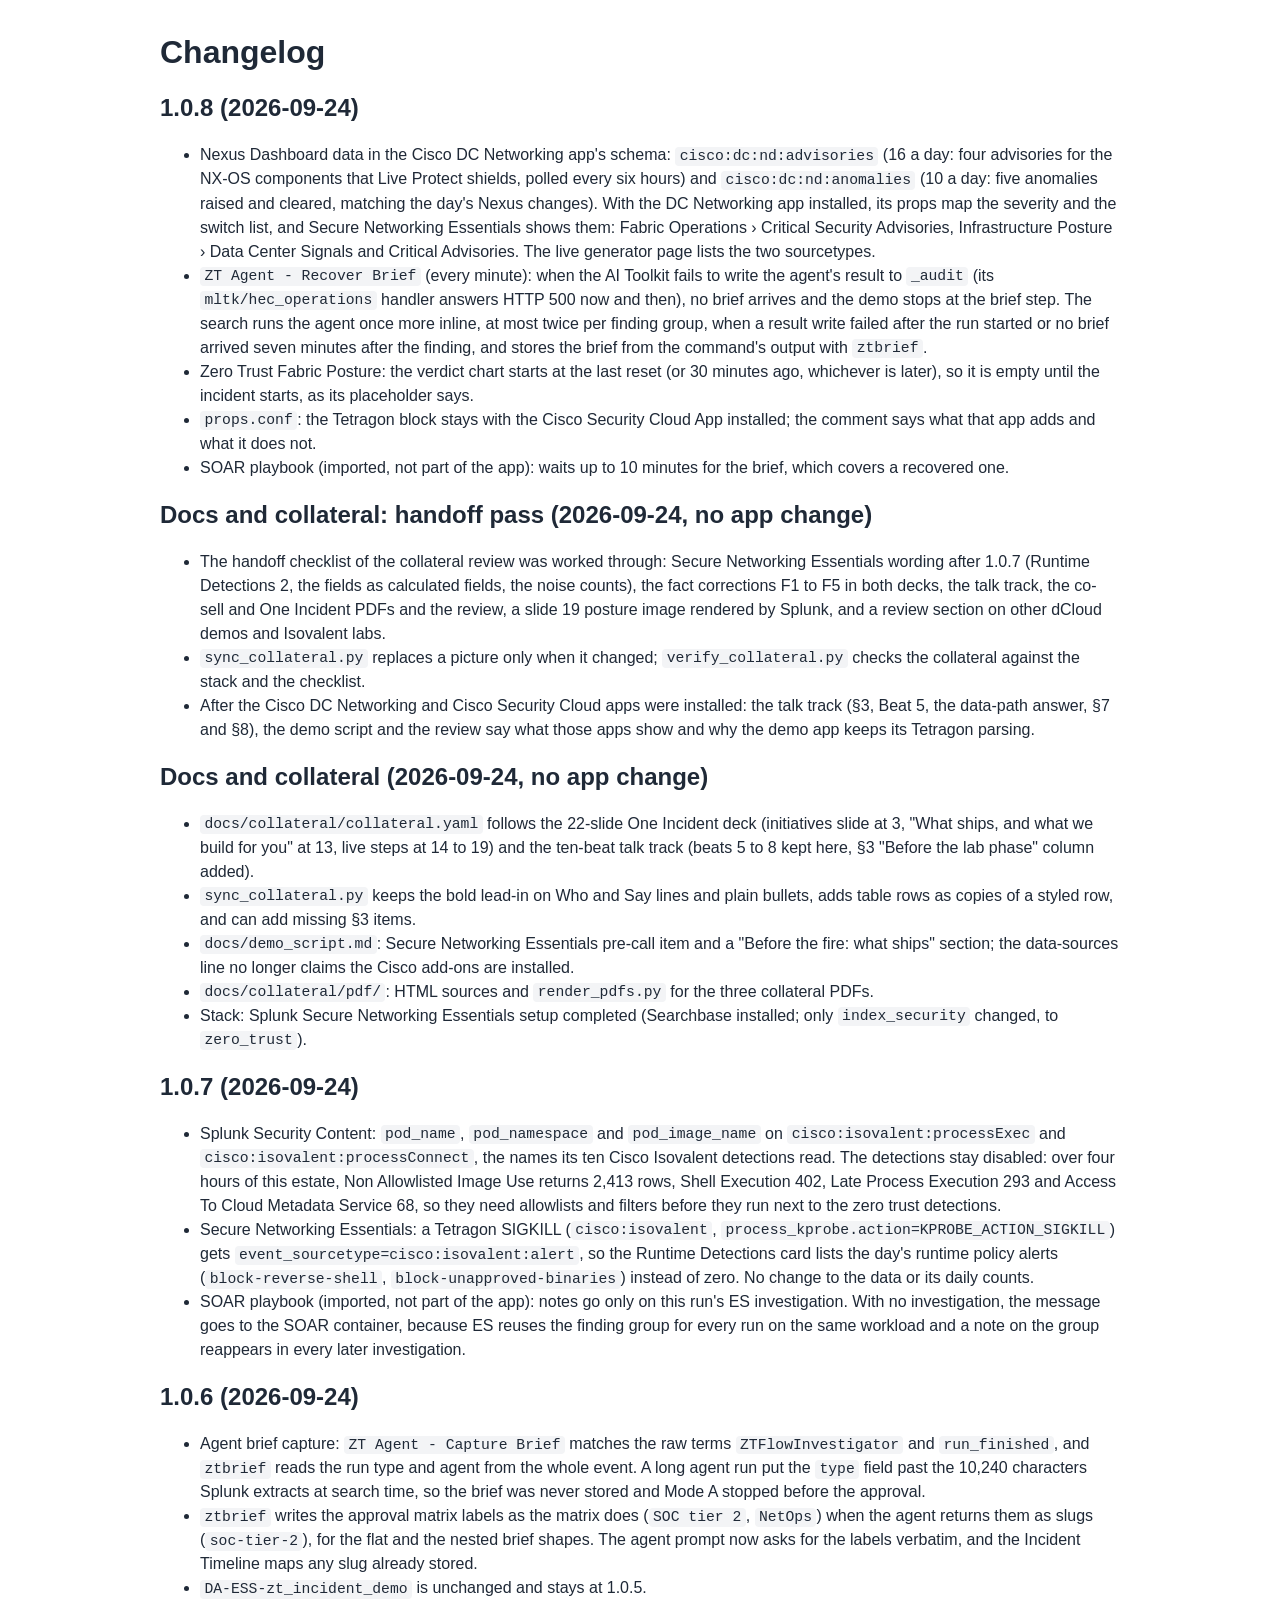
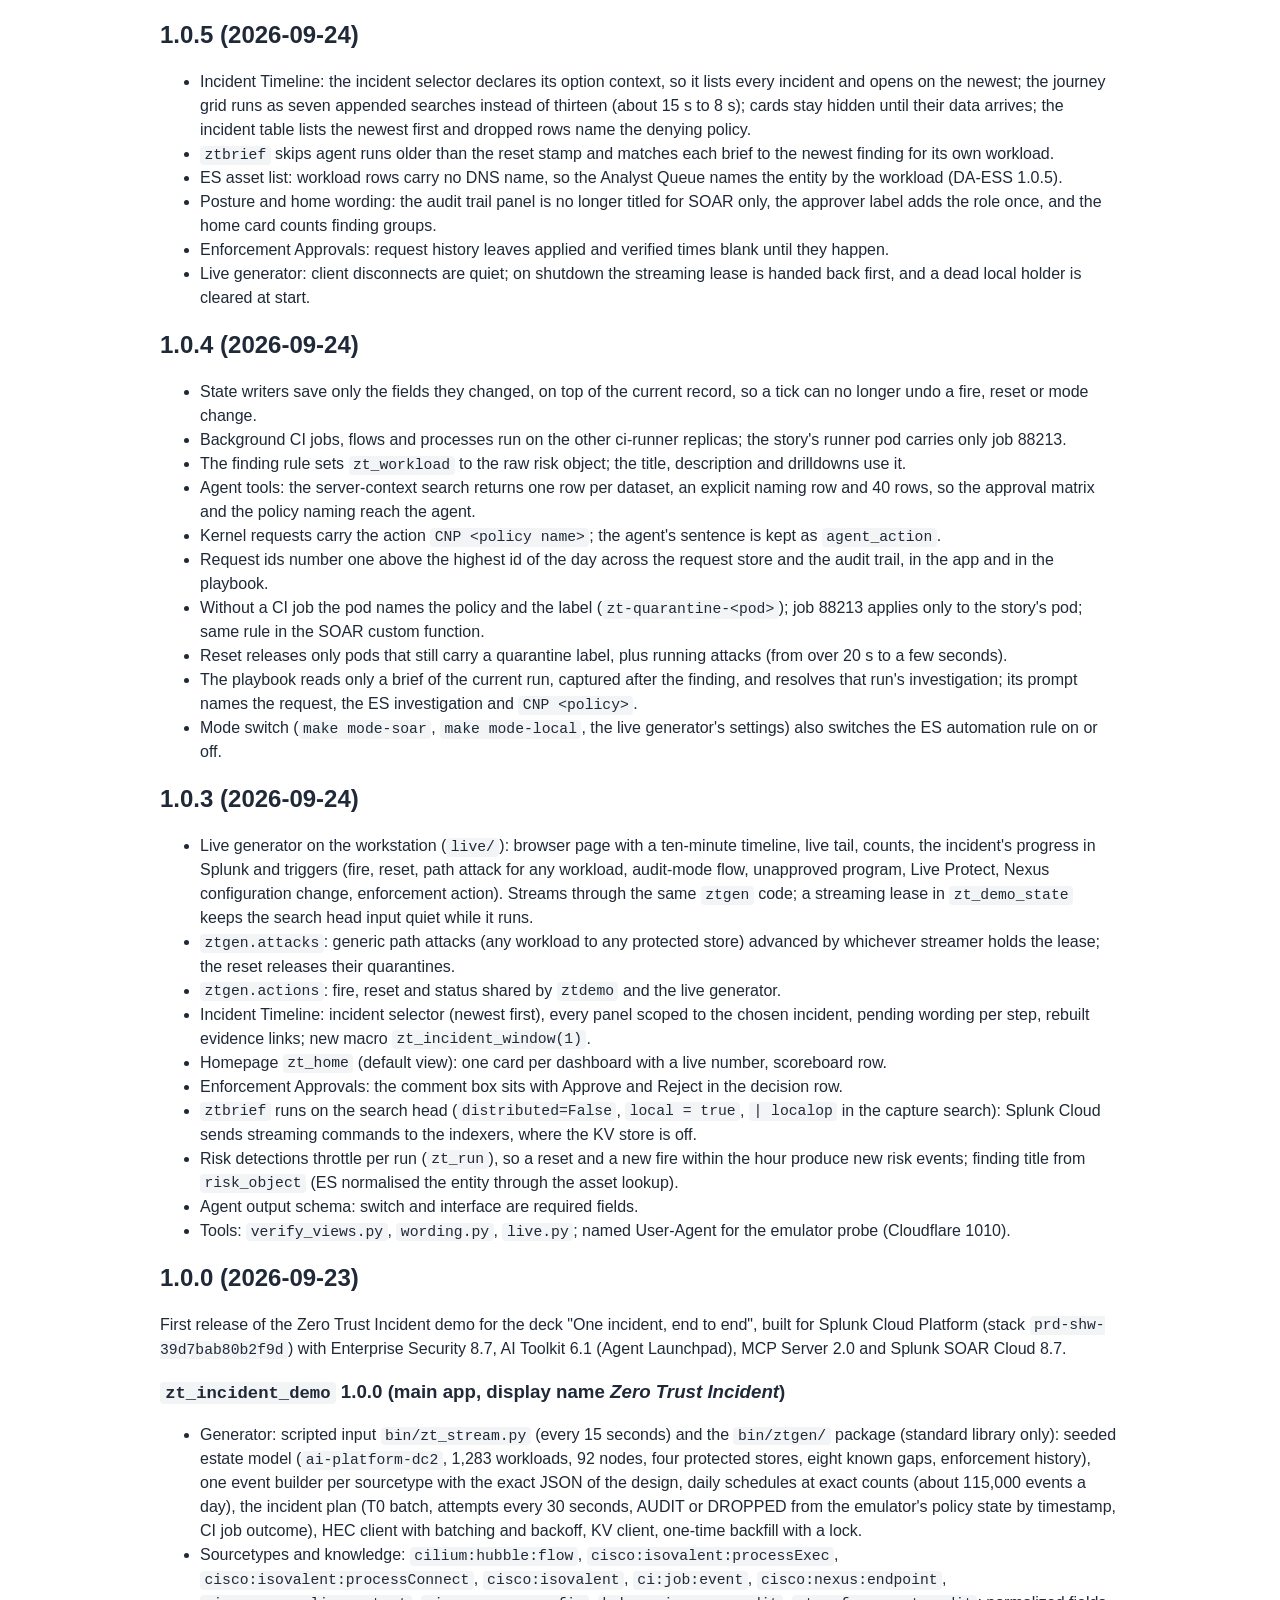
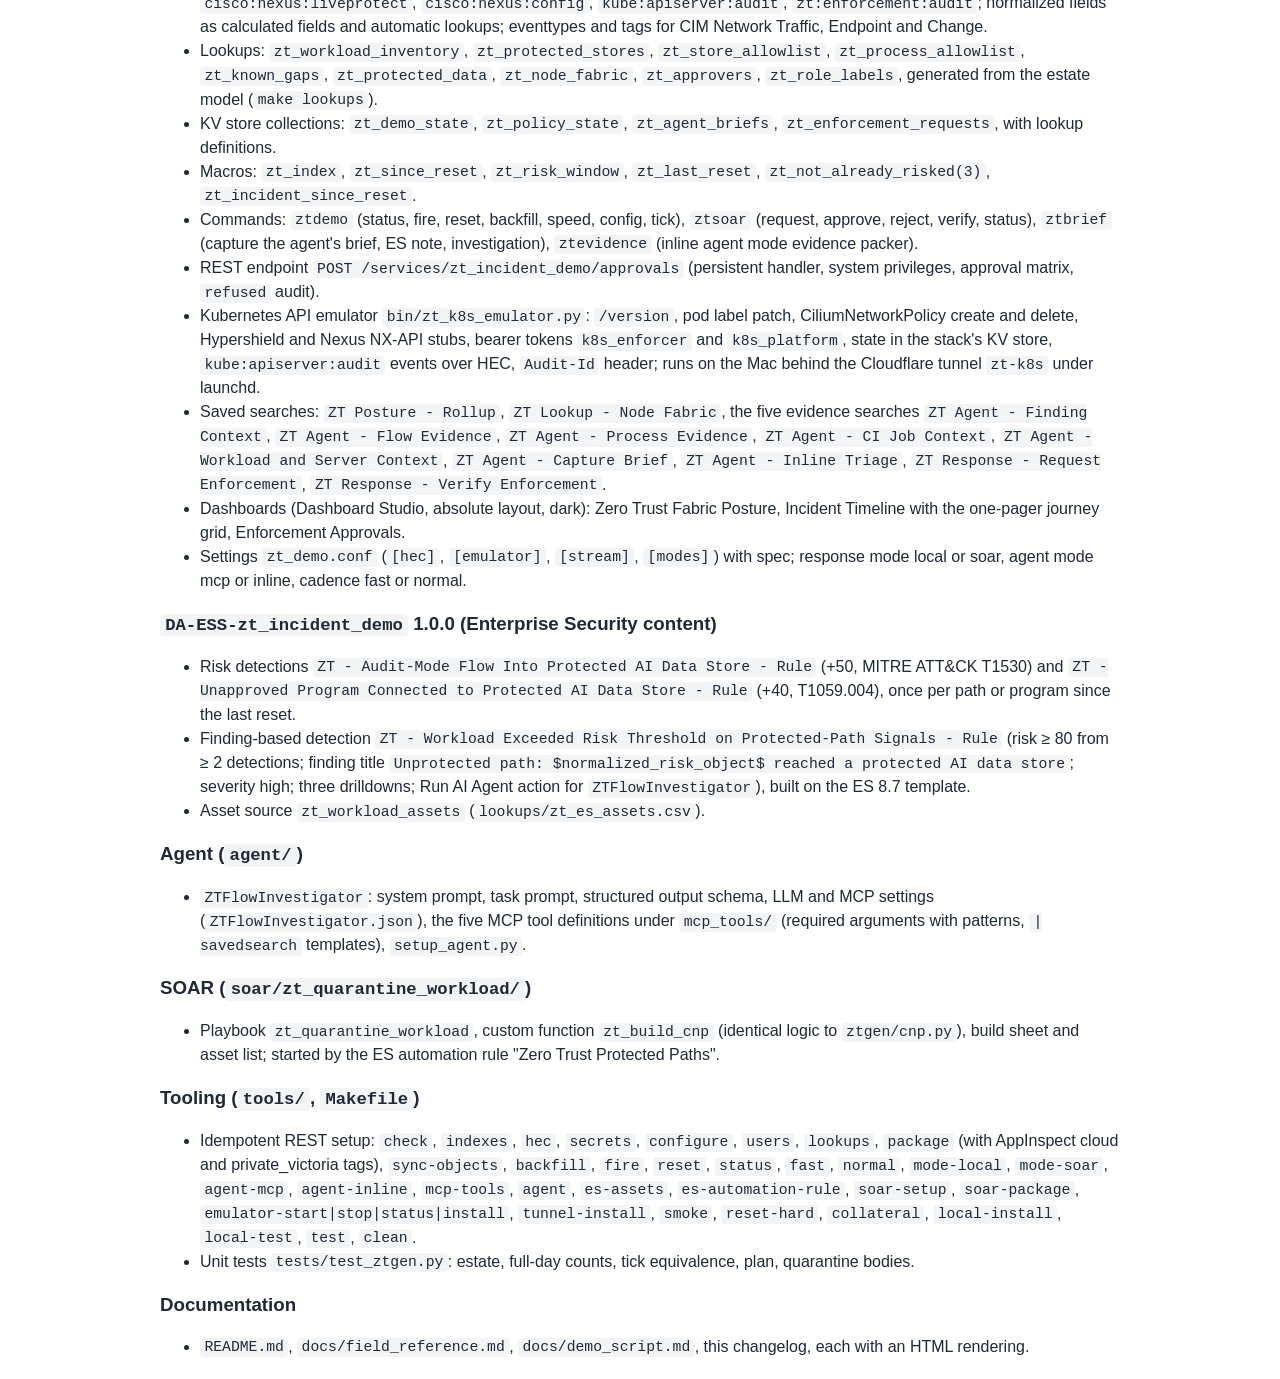
<file: CHANGELOG.html>
<!DOCTYPE html>
<html lang="en"><head><meta charset="utf-8"><meta name="viewport" content="width=device-width,initial-scale=1"><title>CHANGELOG</title><style>body{font-family:-apple-system,BlinkMacSystemFont,'Segoe UI',Roboto,Helvetica,Arial,sans-serif;max-width:960px;margin:2rem auto;padding:0 1rem;line-height:1.5;color:#1f2937;background:#fff}
code,pre{font-family:ui-monospace,SFMono-Regular,Menlo,monospace;font-size:.92em}pre{background:#f3f4f6;padding:.75rem;overflow-x:auto;border-radius:6px}code{background:#f3f4f6;padding:.1em .3em;border-radius:4px}pre code{background:none;padding:0}
table{border-collapse:collapse;margin:1rem 0;width:100%}th,td{border:1px solid #d1d5db;padding:.4rem .6rem;text-align:left;vertical-align:top}th{background:#f9fafb}h1,h2,h3{line-height:1.25}a{color:#0b5cad}
@media (prefers-color-scheme: dark){body{background:#0f172a;color:#e5e7eb}pre,code{background:#1e293b}th{background:#1e293b}th,td{border-color:#334155}a{color:#7dd3fc}}</style></head><body><h1 id="changelog">Changelog</h1>
<h2 id="108-2026-09-24">1.0.8 (2026-09-24)</h2>
<ul>
<li>Nexus Dashboard data in the Cisco DC Networking app's schema: <code>cisco:dc:nd:advisories</code> (16 a day: four advisories for the NX-OS components that Live Protect shields, polled every six hours) and <code>cisco:dc:nd:anomalies</code> (10 a day: five anomalies raised and cleared, matching the day's Nexus changes). With the DC Networking app installed, its props map the severity and the switch list, and Secure Networking Essentials shows them: Fabric Operations › Critical Security Advisories, Infrastructure Posture › Data Center Signals and Critical Advisories. The live generator page lists the two sourcetypes.</li>
<li><code>ZT Agent - Recover Brief</code> (every minute): when the AI Toolkit fails to write the agent's result to <code>_audit</code> (its <code>mltk/hec_operations</code> handler answers HTTP 500 now and then), no brief arrives and the demo stops at the brief step. The search runs the agent once more inline, at most twice per finding group, when a result write failed after the run started or no brief arrived seven minutes after the finding, and stores the brief from the command's output with <code>ztbrief</code>.</li>
<li>Zero Trust Fabric Posture: the verdict chart starts at the last reset (or 30 minutes ago, whichever is later), so it is empty until the incident starts, as its placeholder says.</li>
<li><code>props.conf</code>: the Tetragon block stays with the Cisco Security Cloud App installed; the comment says what that app adds and what it does not.</li>
<li>SOAR playbook (imported, not part of the app): waits up to 10 minutes for the brief, which covers a recovered one.</li>
</ul>
<h2 id="docs-and-collateral-handoff-pass-2026-09-24-no-app-change">Docs and collateral: handoff pass (2026-09-24, no app change)</h2>
<ul>
<li>The handoff checklist of the collateral review was worked through: Secure Networking Essentials wording after 1.0.7 (Runtime Detections 2, the fields as calculated fields, the noise counts), the fact corrections F1 to F5 in both decks, the talk track, the co-sell and One Incident PDFs and the review, a slide 19 posture image rendered by Splunk, and a review section on other dCloud demos and Isovalent labs.</li>
<li><code>sync_collateral.py</code> replaces a picture only when it changed; <code>verify_collateral.py</code> checks the collateral against the stack and the checklist.</li>
<li>After the Cisco DC Networking and Cisco Security Cloud apps were installed: the talk track (§3, Beat 5, the data-path answer, §7 and §8), the demo script and the review say what those apps show and why the demo app keeps its Tetragon parsing.</li>
</ul>
<h2 id="docs-and-collateral-2026-09-24-no-app-change">Docs and collateral (2026-09-24, no app change)</h2>
<ul>
<li><code>docs/collateral/collateral.yaml</code> follows the 22-slide One Incident deck (initiatives slide at 3, "What ships, and what we build for you" at 13, live steps at 14 to 19) and the ten-beat talk track (beats 5 to 8 kept here, §3 "Before the lab phase" column added).</li>
<li><code>sync_collateral.py</code> keeps the bold lead-in on Who and Say lines and plain bullets, adds table rows as copies of a styled row, and can add missing §3 items.</li>
<li><code>docs/demo_script.md</code>: Secure Networking Essentials pre-call item and a "Before the fire: what ships" section; the data-sources line no longer claims the Cisco add-ons are installed.</li>
<li><code>docs/collateral/pdf/</code>: HTML sources and <code>render_pdfs.py</code> for the three collateral PDFs.</li>
<li>Stack: Splunk Secure Networking Essentials setup completed (Searchbase installed; only <code>index_security</code> changed, to <code>zero_trust</code>).</li>
</ul>
<h2 id="107-2026-09-24">1.0.7 (2026-09-24)</h2>
<ul>
<li>Splunk Security Content: <code>pod_name</code>, <code>pod_namespace</code> and <code>pod_image_name</code> on <code>cisco:isovalent:processExec</code> and <code>cisco:isovalent:processConnect</code>, the names its ten Cisco Isovalent detections read. The detections stay disabled: over four hours of this estate, Non Allowlisted Image Use returns 2,413 rows, Shell Execution 402, Late Process Execution 293 and Access To Cloud Metadata Service 68, so they need allowlists and filters before they run next to the zero trust detections.</li>
<li>Secure Networking Essentials: a Tetragon SIGKILL (<code>cisco:isovalent</code>, <code>process_kprobe.action=KPROBE_ACTION_SIGKILL</code>) gets <code>event_sourcetype=cisco:isovalent:alert</code>, so the Runtime Detections card lists the day's runtime policy alerts (<code>block-reverse-shell</code>, <code>block-unapproved-binaries</code>) instead of zero. No change to the data or its daily counts.</li>
<li>SOAR playbook (imported, not part of the app): notes go only on this run's ES investigation. With no investigation, the message goes to the SOAR container, because ES reuses the finding group for every run on the same workload and a note on the group reappears in every later investigation.</li>
</ul>
<h2 id="106-2026-09-24">1.0.6 (2026-09-24)</h2>
<ul>
<li>Agent brief capture: <code>ZT Agent - Capture Brief</code> matches the raw terms <code>ZTFlowInvestigator</code> and <code>run_finished</code>, and <code>ztbrief</code> reads the run type and agent from the whole event. A long agent run put the <code>type</code> field past the 10,240 characters Splunk extracts at search time, so the brief was never stored and Mode A stopped before the approval.</li>
<li><code>ztbrief</code> writes the approval matrix labels as the matrix does (<code>SOC tier 2</code>, <code>NetOps</code>) when the agent returns them as slugs (<code>soc-tier-2</code>), for the flat and the nested brief shapes. The agent prompt now asks for the labels verbatim, and the Incident Timeline maps any slug already stored.</li>
<li><code>DA-ESS-zt_incident_demo</code> is unchanged and stays at 1.0.5.</li>
</ul>
<h2 id="105-2026-09-24">1.0.5 (2026-09-24)</h2>
<ul>
<li>Incident Timeline: the incident selector declares its option context, so it lists every incident and opens on the newest; the journey grid runs as seven appended searches instead of thirteen (about 15 s to 8 s); cards stay hidden until their data arrives; the incident table lists the newest first and dropped rows name the denying policy.</li>
<li><code>ztbrief</code> skips agent runs older than the reset stamp and matches each brief to the newest finding for its own workload.</li>
<li>ES asset list: workload rows carry no DNS name, so the Analyst Queue names the entity by the workload (DA-ESS 1.0.5).</li>
<li>Posture and home wording: the audit trail panel is no longer titled for SOAR only, the approver label adds the role once, and the home card counts finding groups.</li>
<li>Enforcement Approvals: request history leaves applied and verified times blank until they happen.</li>
<li>Live generator: client disconnects are quiet; on shutdown the streaming lease is handed back first, and a dead local holder is cleared at start.</li>
</ul>
<h2 id="104-2026-09-24">1.0.4 (2026-09-24)</h2>
<ul>
<li>State writers save only the fields they changed, on top of the current record, so a tick can no longer undo a fire, reset or mode change.</li>
<li>Background CI jobs, flows and processes run on the other ci-runner replicas; the story's runner pod carries only job 88213.</li>
<li>The finding rule sets <code>zt_workload</code> to the raw risk object; the title, description and drilldowns use it.</li>
<li>Agent tools: the server-context search returns one row per dataset, an explicit naming row and 40 rows, so the approval matrix and the policy naming reach the agent.</li>
<li>Kernel requests carry the action <code>CNP &lt;policy name&gt;</code>; the agent's sentence is kept as <code>agent_action</code>.</li>
<li>Request ids number one above the highest id of the day across the request store and the audit trail, in the app and in the playbook.</li>
<li>Without a CI job the pod names the policy and the label (<code>zt-quarantine-&lt;pod&gt;</code>); job 88213 applies only to the story's pod; same rule in the SOAR custom function.</li>
<li>Reset releases only pods that still carry a quarantine label, plus running attacks (from over 20 s to a few seconds).</li>
<li>The playbook reads only a brief of the current run, captured after the finding, and resolves that run's investigation; its prompt names the request, the ES investigation and <code>CNP &lt;policy&gt;</code>.</li>
<li>Mode switch (<code>make mode-soar</code>, <code>make mode-local</code>, the live generator's settings) also switches the ES automation rule on or off.</li>
</ul>
<h2 id="103-2026-09-24">1.0.3 (2026-09-24)</h2>
<ul>
<li>Live generator on the workstation (<code>live/</code>): browser page with a ten-minute timeline, live tail, counts, the incident's progress in Splunk and triggers (fire, reset, path attack for any workload, audit-mode flow, unapproved program, Live Protect, Nexus configuration change, enforcement action). Streams through the same <code>ztgen</code> code; a streaming lease in <code>zt_demo_state</code> keeps the search head input quiet while it runs.</li>
<li><code>ztgen.attacks</code>: generic path attacks (any workload to any protected store) advanced by whichever streamer holds the lease; the reset releases their quarantines.</li>
<li><code>ztgen.actions</code>: fire, reset and status shared by <code>ztdemo</code> and the live generator.</li>
<li>Incident Timeline: incident selector (newest first), every panel scoped to the chosen incident, pending wording per step, rebuilt evidence links; new macro <code>zt_incident_window(1)</code>.</li>
<li>Homepage <code>zt_home</code> (default view): one card per dashboard with a live number, scoreboard row.</li>
<li>Enforcement Approvals: the comment box sits with Approve and Reject in the decision row.</li>
<li><code>ztbrief</code> runs on the search head (<code>distributed=False</code>, <code>local = true</code>, <code>| localop</code> in the capture search): Splunk Cloud sends streaming commands to the indexers, where the KV store is off.</li>
<li>Risk detections throttle per run (<code>zt_run</code>), so a reset and a new fire within the hour produce new risk events; finding title from <code>risk_object</code> (ES normalised the entity through the asset lookup).</li>
<li>Agent output schema: switch and interface are required fields.</li>
<li>Tools: <code>verify_views.py</code>, <code>wording.py</code>, <code>live.py</code>; named User-Agent for the emulator probe (Cloudflare 1010).</li>
</ul>
<h2 id="100-2026-09-23">1.0.0 (2026-09-23)</h2>
<p>First release of the Zero Trust Incident demo for the deck "One incident, end to end", built for Splunk Cloud Platform (stack <code>prd-shw-39d7bab80b2f9d</code>) with Enterprise Security 8.7, AI Toolkit 6.1 (Agent Launchpad), MCP Server 2.0 and Splunk SOAR Cloud 8.7.</p>
<h3 id="zt_incident_demo-100-main-app-display-name-zero-trust-incident"><code>zt_incident_demo</code> 1.0.0 (main app, display name <em>Zero Trust Incident</em>)</h3>
<ul>
<li>Generator: scripted input <code>bin/zt_stream.py</code> (every 15 seconds) and the <code>bin/ztgen/</code> package (standard library only): seeded estate model (<code>ai-platform-dc2</code>, 1,283 workloads, 92 nodes, four protected stores, eight known gaps, enforcement history), one event builder per sourcetype with the exact JSON of the design, daily schedules at exact counts (about 115,000 events a day), the incident plan (T0 batch, attempts every 30 seconds, AUDIT or DROPPED from the emulator's policy state by timestamp, CI job outcome), HEC client with batching and backoff, KV client, one-time backfill with a lock.</li>
<li>Sourcetypes and knowledge: <code>cilium:hubble:flow</code>, <code>cisco:isovalent:processExec</code>, <code>cisco:isovalent:processConnect</code>, <code>cisco:isovalent</code>, <code>ci:job:event</code>, <code>cisco:nexus:endpoint</code>, <code>cisco:nexus:liveprotect</code>, <code>cisco:nexus:config</code>, <code>kube:apiserver:audit</code>, <code>zt:enforcement:audit</code>; normalized fields as calculated fields and automatic lookups; eventtypes and tags for CIM Network Traffic, Endpoint and Change.</li>
<li>Lookups: <code>zt_workload_inventory</code>, <code>zt_protected_stores</code>, <code>zt_store_allowlist</code>, <code>zt_process_allowlist</code>, <code>zt_known_gaps</code>, <code>zt_protected_data</code>, <code>zt_node_fabric</code>, <code>zt_approvers</code>, <code>zt_role_labels</code>, generated from the estate model (<code>make lookups</code>).</li>
<li>KV store collections: <code>zt_demo_state</code>, <code>zt_policy_state</code>, <code>zt_agent_briefs</code>, <code>zt_enforcement_requests</code>, with lookup definitions.</li>
<li>Macros: <code>zt_index</code>, <code>zt_since_reset</code>, <code>zt_risk_window</code>, <code>zt_last_reset</code>, <code>zt_not_already_risked(3)</code>, <code>zt_incident_since_reset</code>.</li>
<li>Commands: <code>ztdemo</code> (status, fire, reset, backfill, speed, config, tick), <code>ztsoar</code> (request, approve, reject, verify, status), <code>ztbrief</code> (capture the agent's brief, ES note, investigation), <code>ztevidence</code> (inline agent mode evidence packer).</li>
<li>REST endpoint <code>POST /services/zt_incident_demo/approvals</code> (persistent handler, system privileges, approval matrix, <code>refused</code> audit).</li>
<li>Kubernetes API emulator <code>bin/zt_k8s_emulator.py</code>: <code>/version</code>, pod label patch, CiliumNetworkPolicy create and delete, Hypershield and Nexus NX-API stubs, bearer tokens <code>k8s_enforcer</code> and <code>k8s_platform</code>, state in the stack's KV store, <code>kube:apiserver:audit</code> events over HEC, <code>Audit-Id</code> header; runs on the Mac behind the Cloudflare tunnel <code>zt-k8s</code> under launchd.</li>
<li>Saved searches: <code>ZT Posture - Rollup</code>, <code>ZT Lookup - Node Fabric</code>, the five evidence searches <code>ZT Agent - Finding Context</code>, <code>ZT Agent - Flow Evidence</code>, <code>ZT Agent - Process Evidence</code>, <code>ZT Agent - CI Job Context</code>, <code>ZT Agent - Workload and Server Context</code>, <code>ZT Agent - Capture Brief</code>, <code>ZT Agent - Inline Triage</code>, <code>ZT Response - Request Enforcement</code>, <code>ZT Response - Verify Enforcement</code>.</li>
<li>Dashboards (Dashboard Studio, absolute layout, dark): Zero Trust Fabric Posture, Incident Timeline with the one-pager journey grid, Enforcement Approvals.</li>
<li>Settings <code>zt_demo.conf</code> (<code>[hec]</code>, <code>[emulator]</code>, <code>[stream]</code>, <code>[modes]</code>) with spec; response mode local or soar, agent mode mcp or inline, cadence fast or normal.</li>
</ul>
<h3 id="da-ess-zt_incident_demo-100-enterprise-security-content"><code>DA-ESS-zt_incident_demo</code> 1.0.0 (Enterprise Security content)</h3>
<ul>
<li>Risk detections <code>ZT - Audit-Mode Flow Into Protected AI Data Store - Rule</code> (+50, MITRE ATT&amp;CK T1530) and <code>ZT - Unapproved Program Connected to Protected AI Data Store - Rule</code> (+40, T1059.004), once per path or program since the last reset.</li>
<li>Finding-based detection <code>ZT - Workload Exceeded Risk Threshold on Protected-Path Signals - Rule</code> (risk ≥ 80 from ≥ 2 detections; finding title <code>Unprotected path: $normalized_risk_object$ reached a protected AI data store</code>; severity high; three drilldowns; Run AI Agent action for <code>ZTFlowInvestigator</code>), built on the ES 8.7 template.</li>
<li>Asset source <code>zt_workload_assets</code> (<code>lookups/zt_es_assets.csv</code>).</li>
</ul>
<h3 id="agent-agent">Agent (<code>agent/</code>)</h3>
<ul>
<li><code>ZTFlowInvestigator</code>: system prompt, task prompt, structured output schema, LLM and MCP settings (<code>ZTFlowInvestigator.json</code>), the five MCP tool definitions under <code>mcp_tools/</code> (required arguments with patterns, <code>| savedsearch</code> templates), <code>setup_agent.py</code>.</li>
</ul>
<h3 id="soar-soarzt_quarantine_workload">SOAR (<code>soar/zt_quarantine_workload/</code>)</h3>
<ul>
<li>Playbook <code>zt_quarantine_workload</code>, custom function <code>zt_build_cnp</code> (identical logic to <code>ztgen/cnp.py</code>), build sheet and asset list; started by the ES automation rule "Zero Trust Protected Paths".</li>
</ul>
<h3 id="tooling-tools-makefile">Tooling (<code>tools/</code>, <code>Makefile</code>)</h3>
<ul>
<li>Idempotent REST setup: <code>check</code>, <code>indexes</code>, <code>hec</code>, <code>secrets</code>, <code>configure</code>, <code>users</code>, <code>lookups</code>, <code>package</code> (with AppInspect cloud and private_victoria tags), <code>sync-objects</code>, <code>backfill</code>, <code>fire</code>, <code>reset</code>, <code>status</code>, <code>fast</code>, <code>normal</code>, <code>mode-local</code>, <code>mode-soar</code>, <code>agent-mcp</code>, <code>agent-inline</code>, <code>mcp-tools</code>, <code>agent</code>, <code>es-assets</code>, <code>es-automation-rule</code>, <code>soar-setup</code>, <code>soar-package</code>, <code>emulator-start|stop|status|install</code>, <code>tunnel-install</code>, <code>smoke</code>, <code>reset-hard</code>, <code>collateral</code>, <code>local-install</code>, <code>local-test</code>, <code>test</code>, <code>clean</code>.</li>
<li>Unit tests <code>tests/test_ztgen.py</code>: estate, full-day counts, tick equivalence, plan, quarantine bodies.</li>
</ul>
<h3 id="documentation">Documentation</h3>
<ul>
<li><code>README.md</code>, <code>docs/field_reference.md</code>, <code>docs/demo_script.md</code>, this changelog, each with an HTML rendering.</li>
</ul></body></html>
</file>
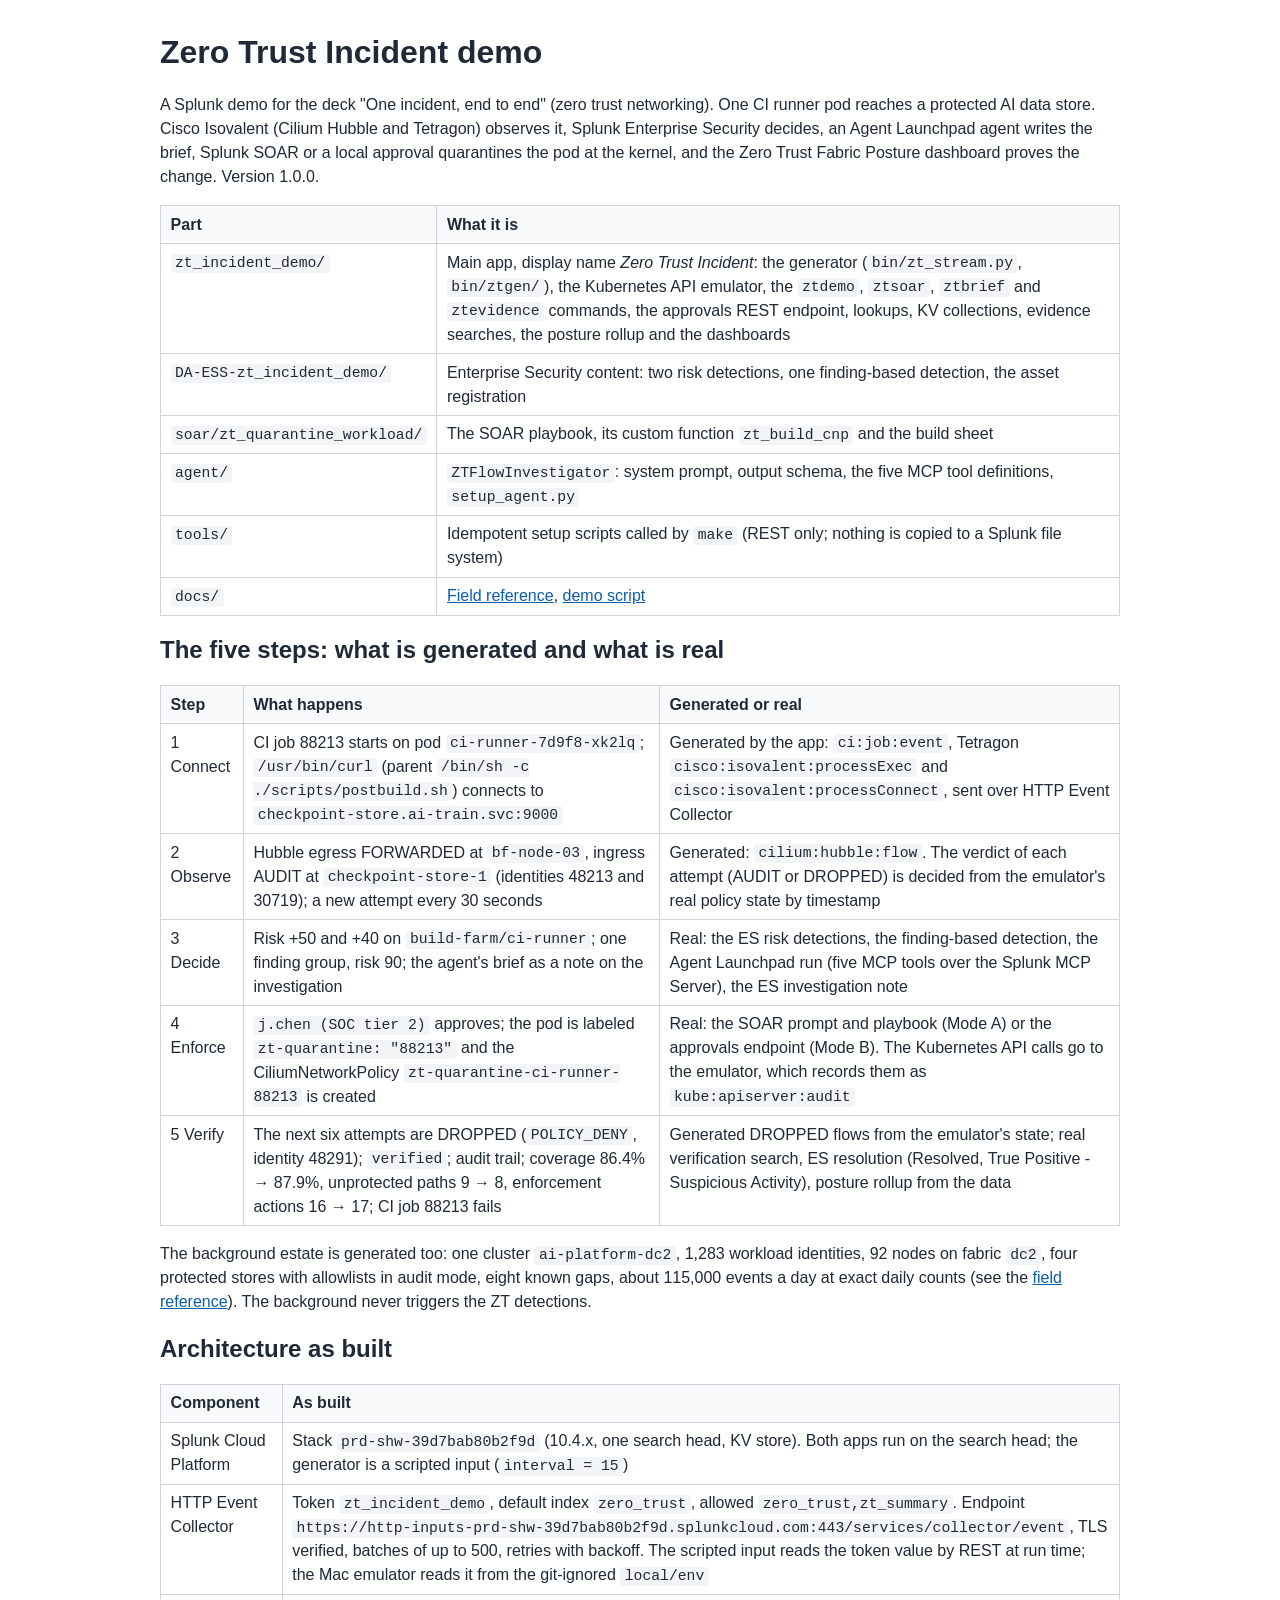
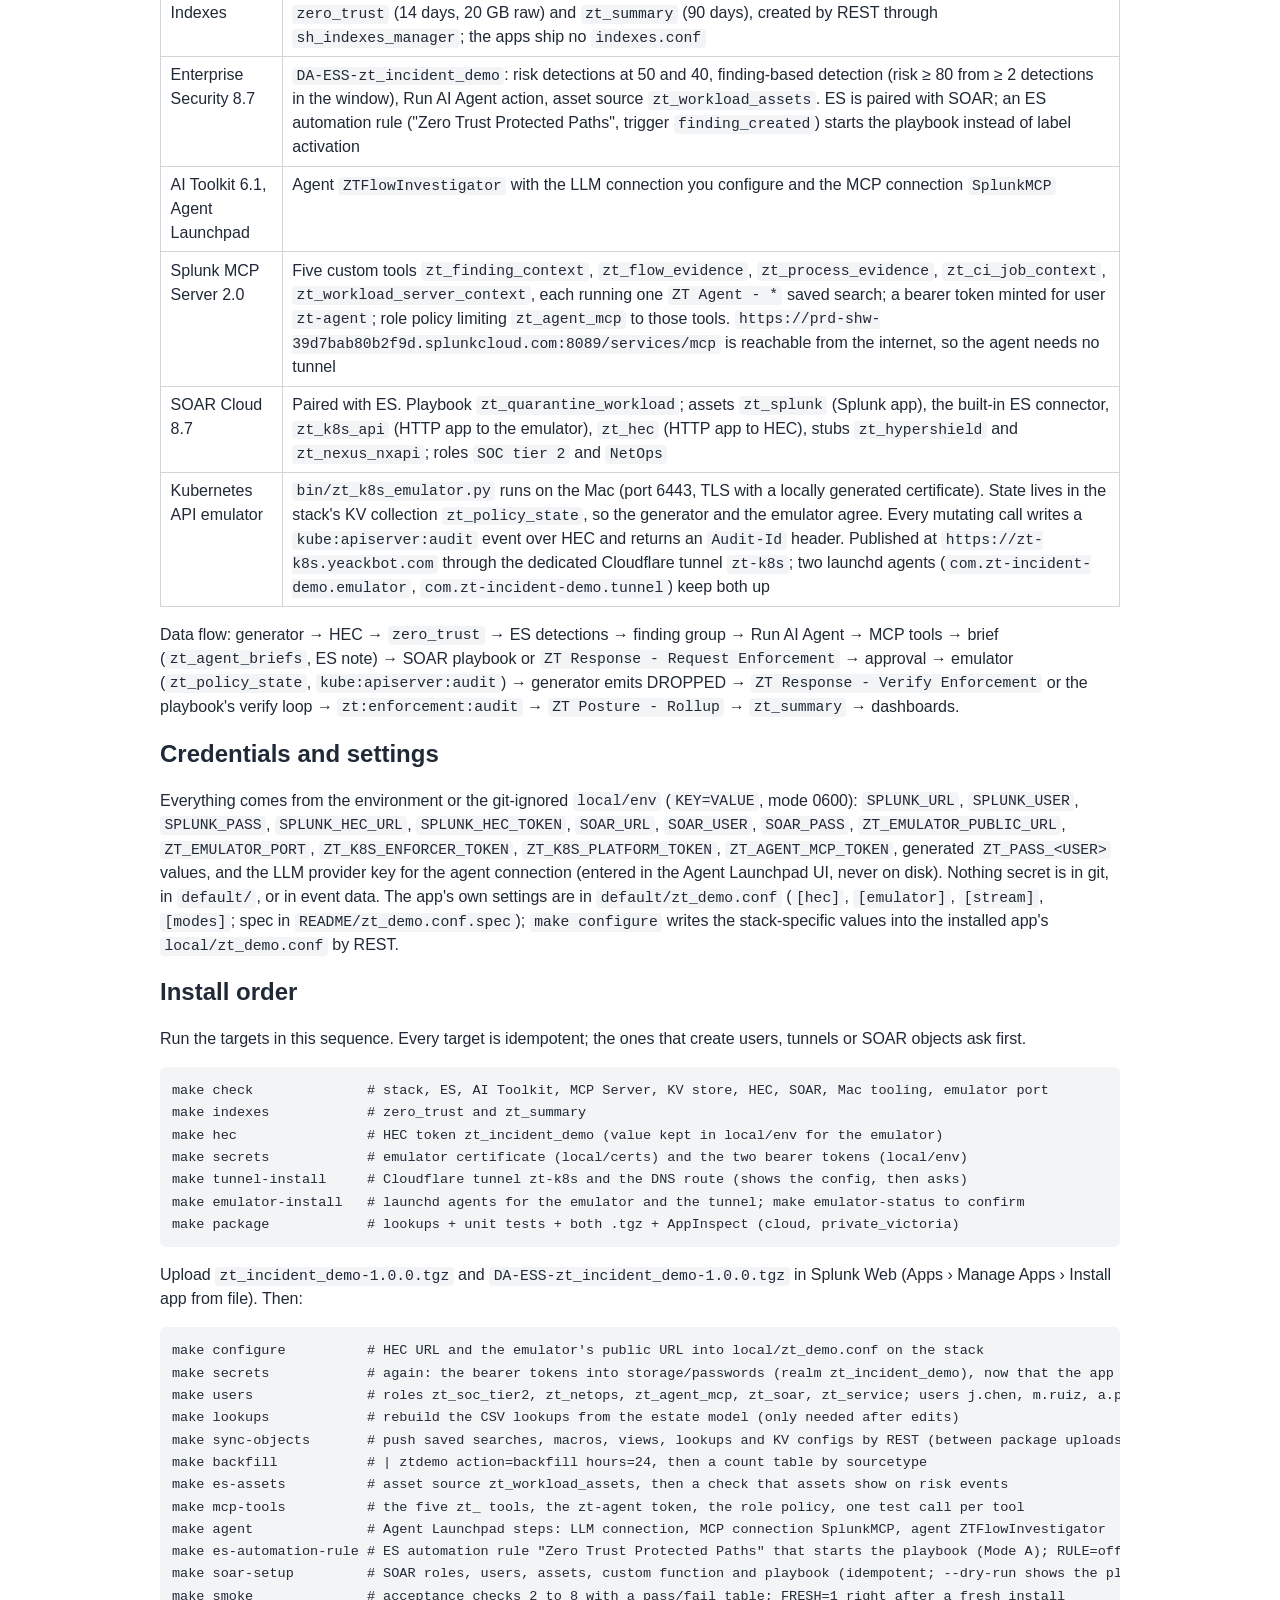
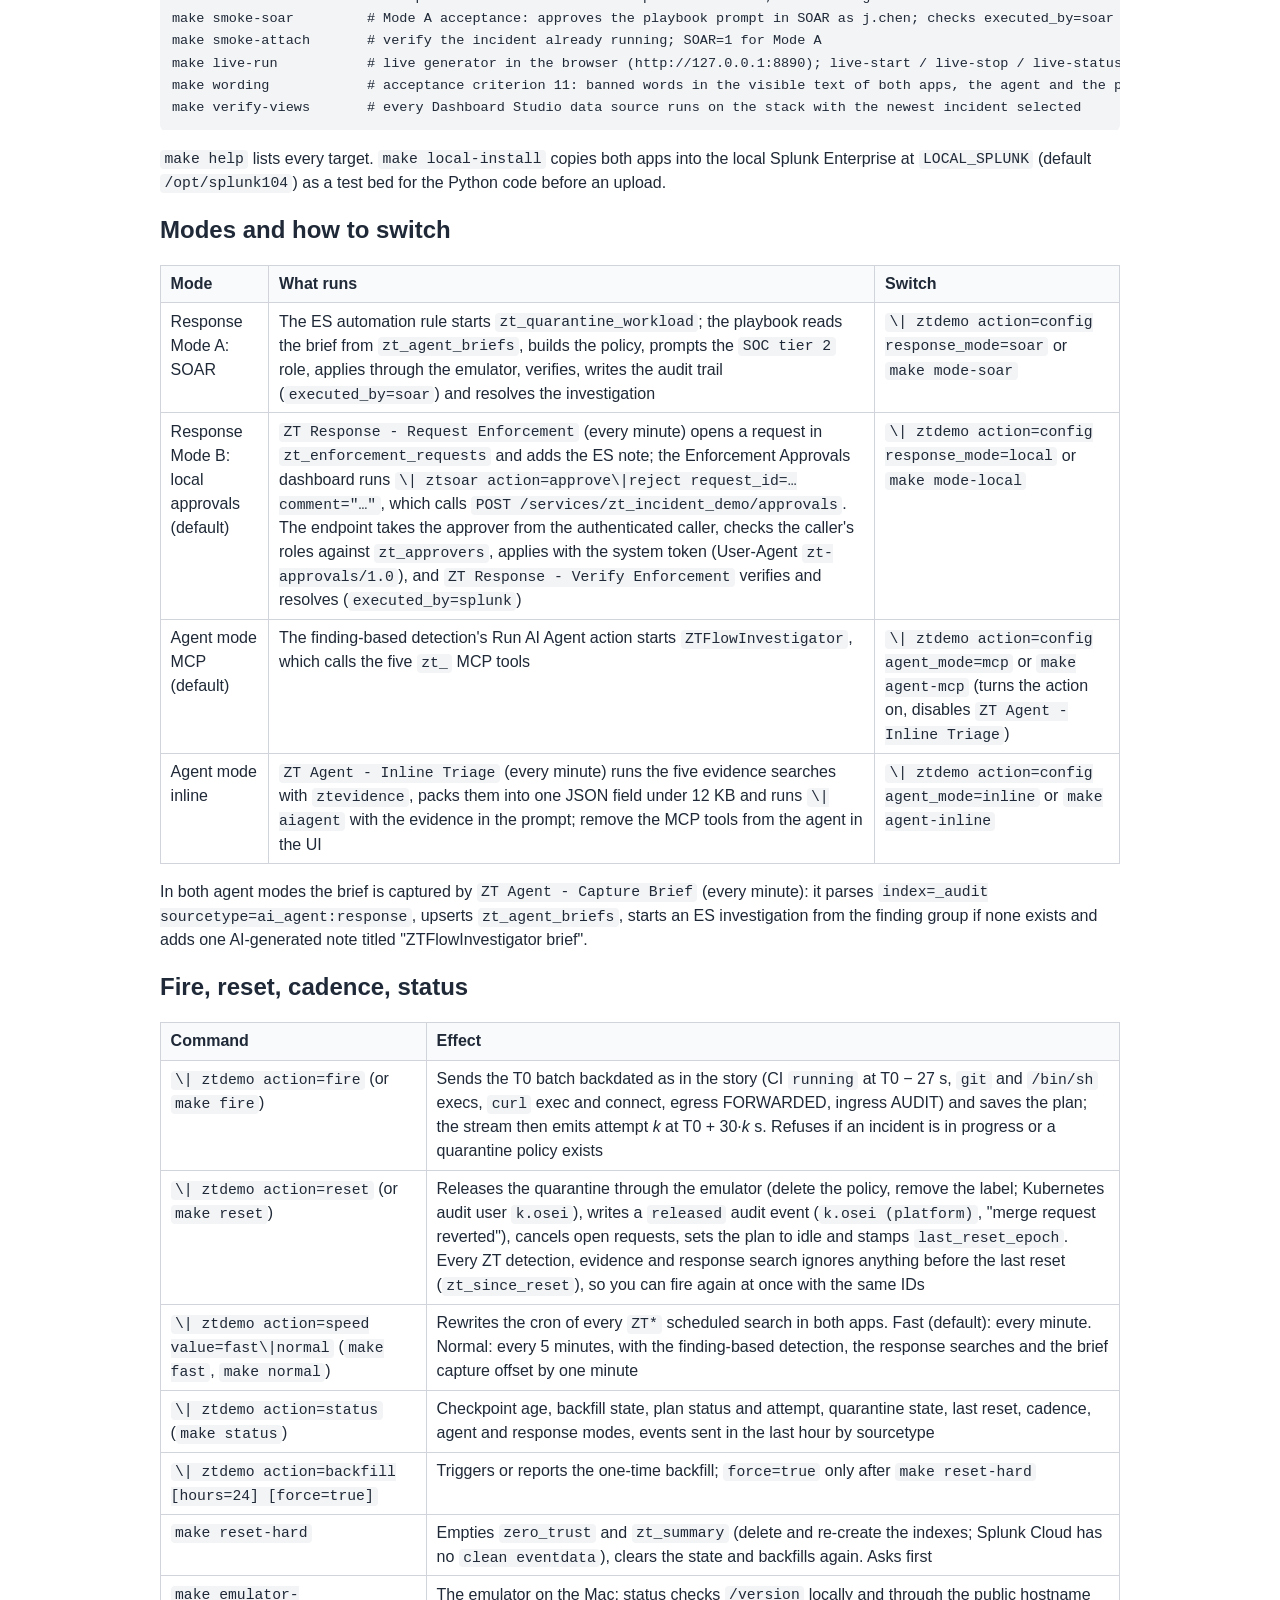
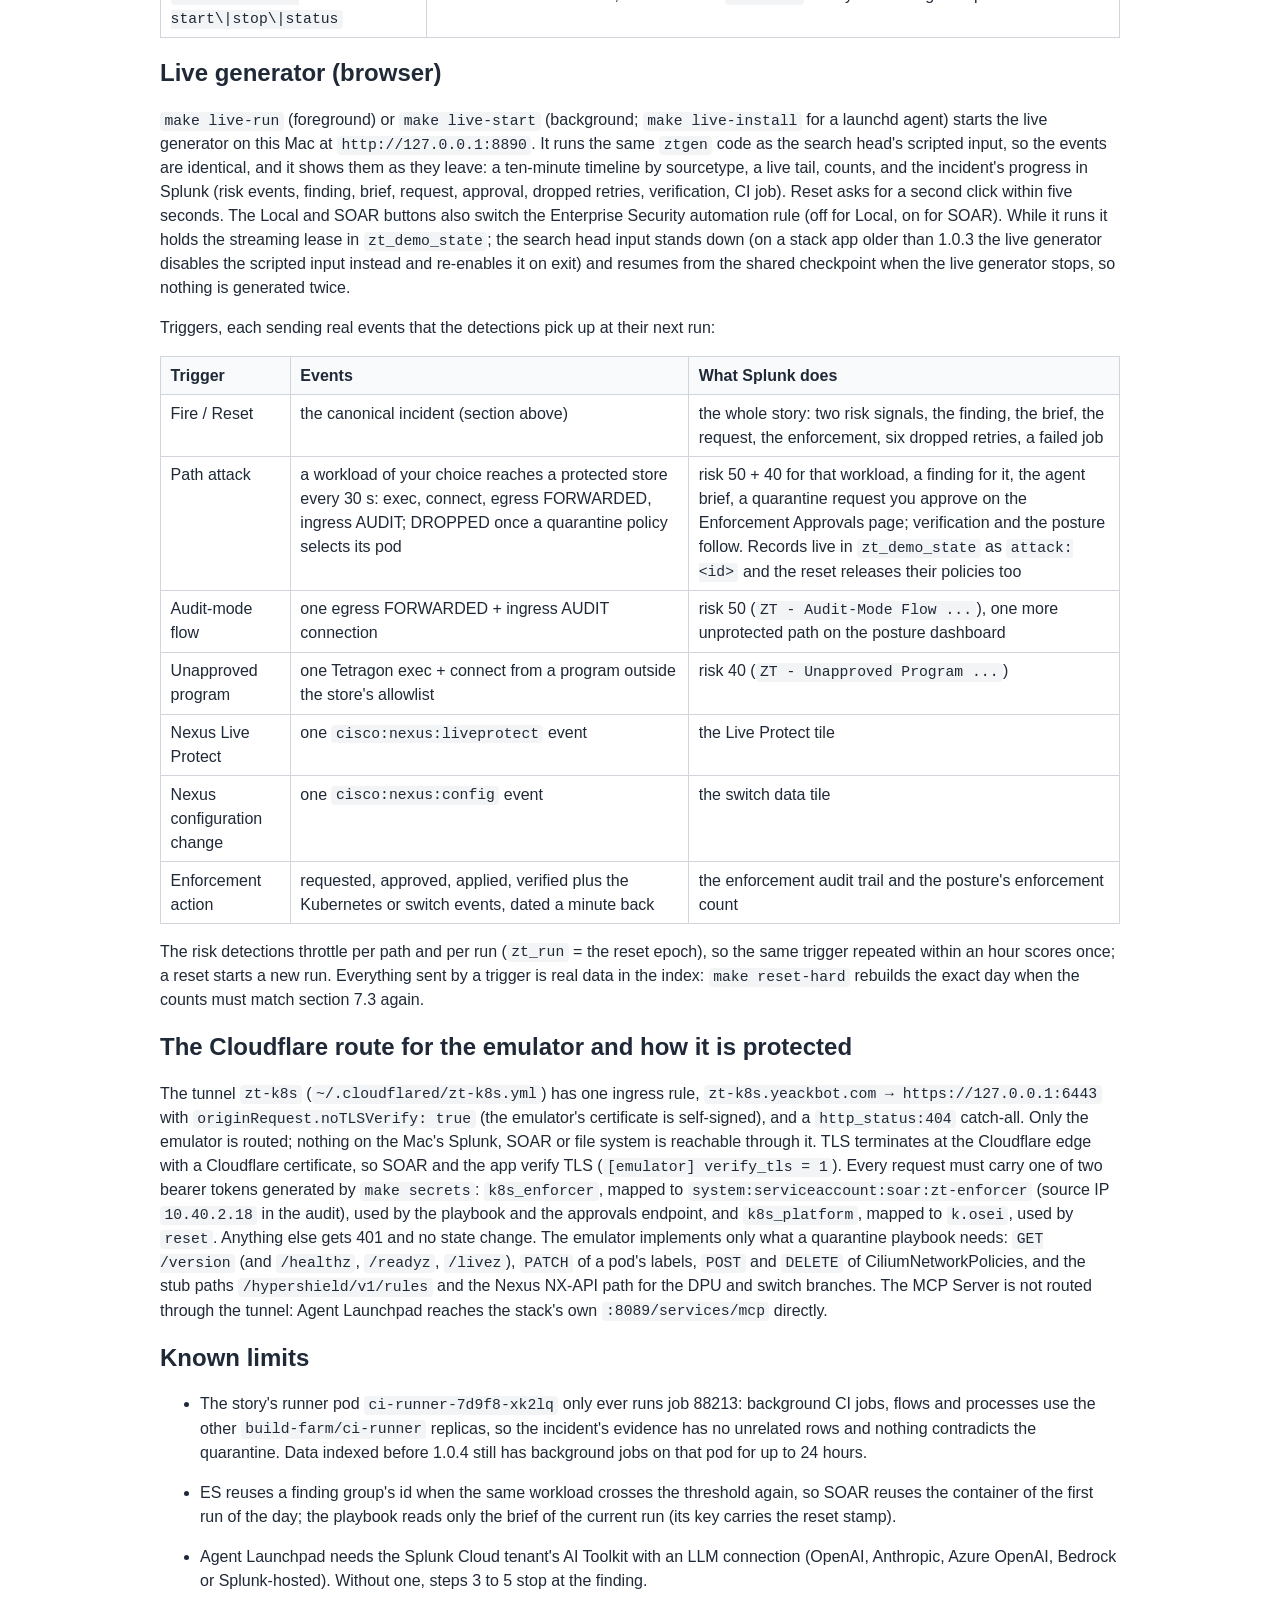
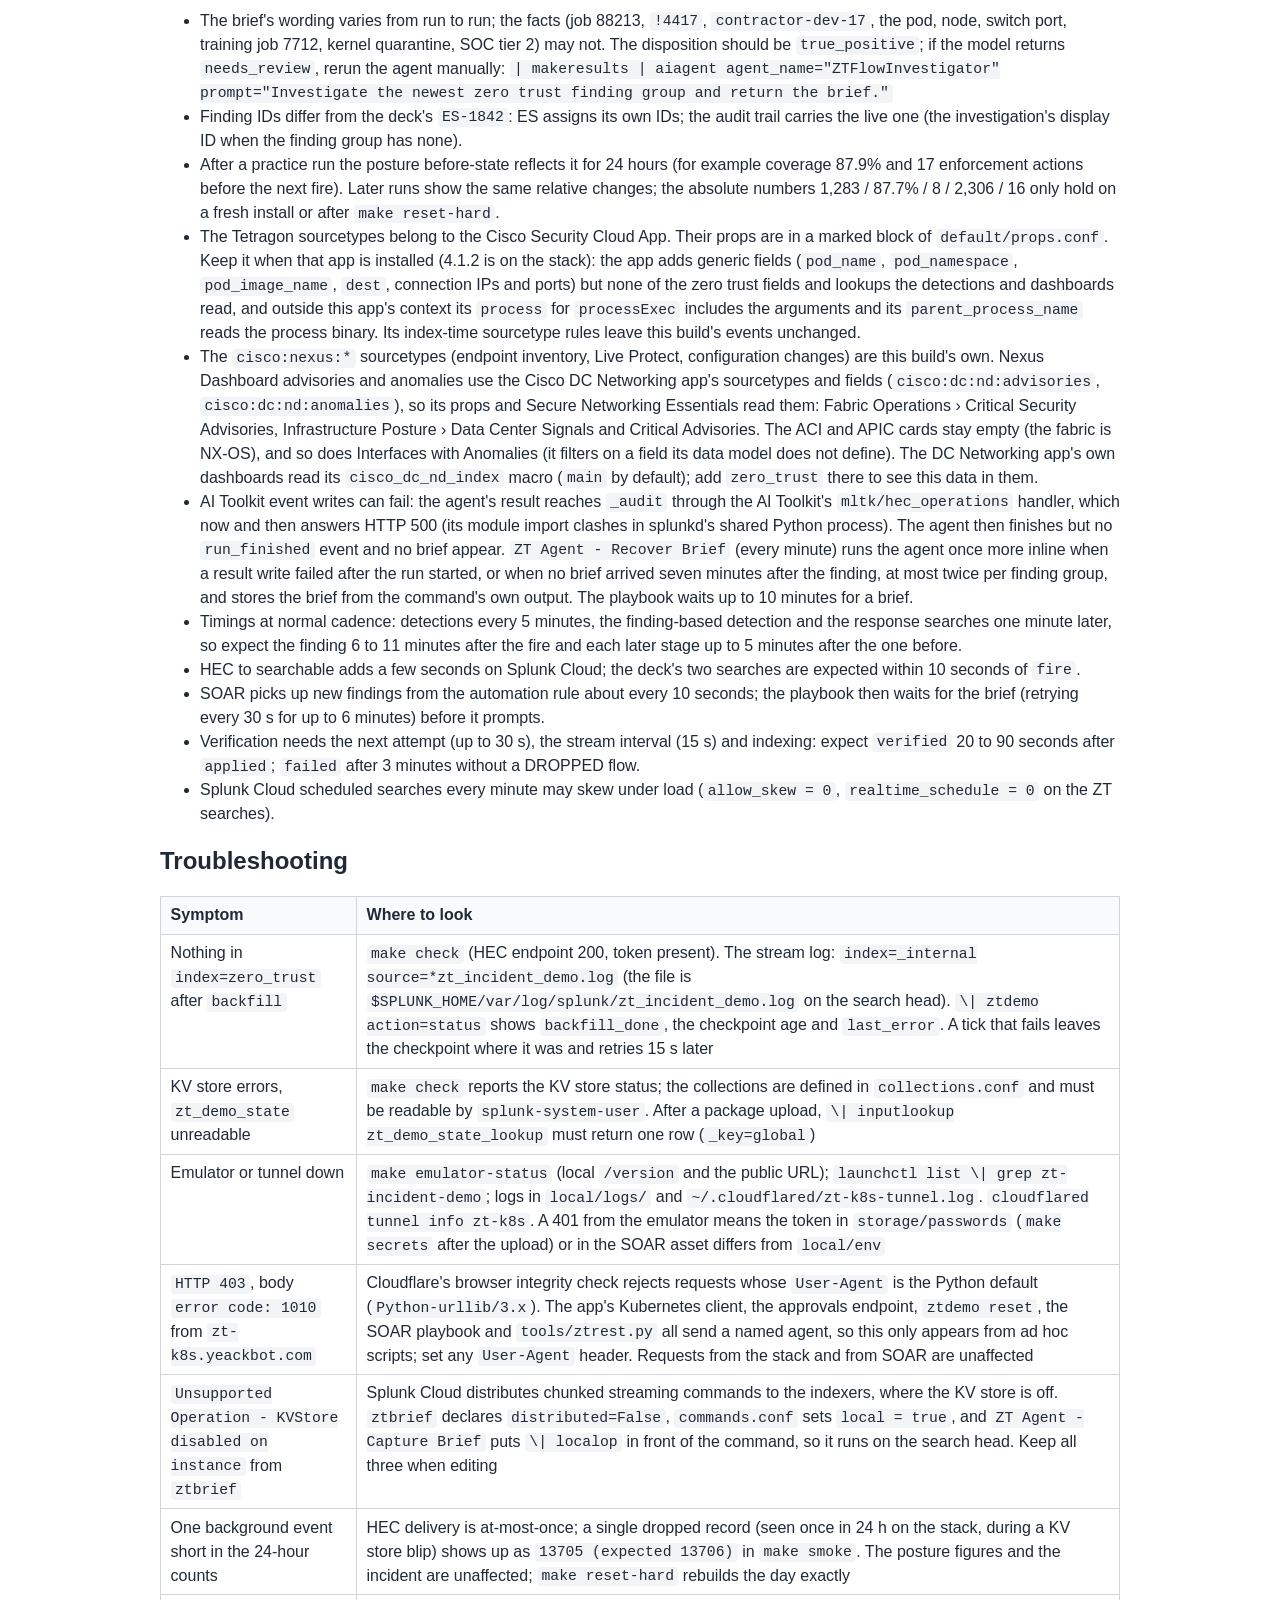
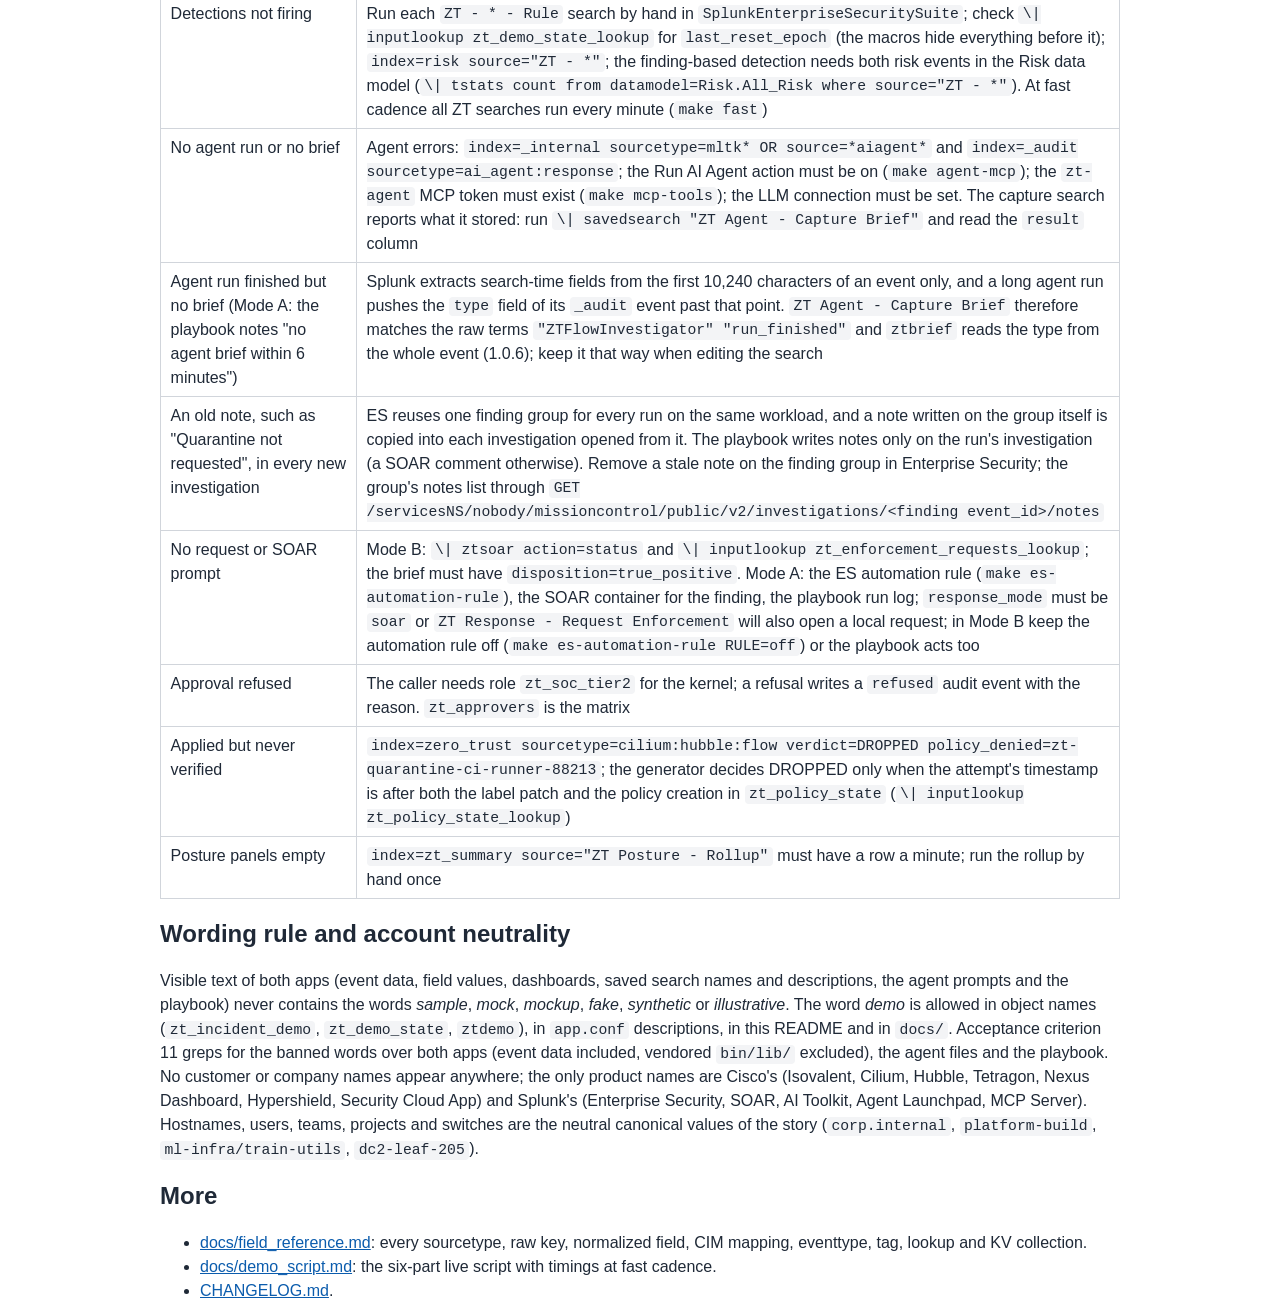
<file: README.html>
<!DOCTYPE html>
<html lang="en"><head><meta charset="utf-8"><meta name="viewport" content="width=device-width,initial-scale=1"><title>README</title><style>body{font-family:-apple-system,BlinkMacSystemFont,'Segoe UI',Roboto,Helvetica,Arial,sans-serif;max-width:960px;margin:2rem auto;padding:0 1rem;line-height:1.5;color:#1f2937;background:#fff}
code,pre{font-family:ui-monospace,SFMono-Regular,Menlo,monospace;font-size:.92em}pre{background:#f3f4f6;padding:.75rem;overflow-x:auto;border-radius:6px}code{background:#f3f4f6;padding:.1em .3em;border-radius:4px}pre code{background:none;padding:0}
table{border-collapse:collapse;margin:1rem 0;width:100%}th,td{border:1px solid #d1d5db;padding:.4rem .6rem;text-align:left;vertical-align:top}th{background:#f9fafb}h1,h2,h3{line-height:1.25}a{color:#0b5cad}
@media (prefers-color-scheme: dark){body{background:#0f172a;color:#e5e7eb}pre,code{background:#1e293b}th{background:#1e293b}th,td{border-color:#334155}a{color:#7dd3fc}}</style></head><body><h1 id="zero-trust-incident-demo">Zero Trust Incident demo</h1>
<p>A Splunk demo for the deck "One incident, end to end" (zero trust networking). One CI runner pod reaches a protected AI data store. Cisco Isovalent (Cilium Hubble and Tetragon) observes it, Splunk Enterprise Security decides, an Agent Launchpad agent writes the brief, Splunk SOAR or a local approval quarantines the pod at the kernel, and the Zero Trust Fabric Posture dashboard proves the change. Version 1.0.0.</p>
<table>
<thead>
<tr>
<th>Part</th>
<th>What it is</th>
</tr>
</thead>
<tbody>
<tr>
<td><code>zt_incident_demo/</code></td>
<td>Main app, display name <em>Zero Trust Incident</em>: the generator (<code>bin/zt_stream.py</code>, <code>bin/ztgen/</code>), the Kubernetes API emulator, the <code>ztdemo</code>, <code>ztsoar</code>, <code>ztbrief</code> and <code>ztevidence</code> commands, the approvals REST endpoint, lookups, KV collections, evidence searches, the posture rollup and the dashboards</td>
</tr>
<tr>
<td><code>DA-ESS-zt_incident_demo/</code></td>
<td>Enterprise Security content: two risk detections, one finding-based detection, the asset registration</td>
</tr>
<tr>
<td><code>soar/zt_quarantine_workload/</code></td>
<td>The SOAR playbook, its custom function <code>zt_build_cnp</code> and the build sheet</td>
</tr>
<tr>
<td><code>agent/</code></td>
<td><code>ZTFlowInvestigator</code>: system prompt, output schema, the five MCP tool definitions, <code>setup_agent.py</code></td>
</tr>
<tr>
<td><code>tools/</code></td>
<td>Idempotent setup scripts called by <code>make</code> (REST only; nothing is copied to a Splunk file system)</td>
</tr>
<tr>
<td><code>docs/</code></td>
<td><a href="docs/field_reference.md">Field reference</a>, <a href="docs/demo_script.md">demo script</a></td>
</tr>
</tbody>
</table>
<h2 id="the-five-steps-what-is-generated-and-what-is-real">The five steps: what is generated and what is real</h2>
<table>
<thead>
<tr>
<th>Step</th>
<th>What happens</th>
<th>Generated or real</th>
</tr>
</thead>
<tbody>
<tr>
<td>1 Connect</td>
<td>CI job 88213 starts on pod <code>ci-runner-7d9f8-xk2lq</code>; <code>/usr/bin/curl</code> (parent <code>/bin/sh -c ./scripts/postbuild.sh</code>) connects to <code>checkpoint-store.ai-train.svc:9000</code></td>
<td>Generated by the app: <code>ci:job:event</code>, Tetragon <code>cisco:isovalent:processExec</code> and <code>cisco:isovalent:processConnect</code>, sent over HTTP Event Collector</td>
</tr>
<tr>
<td>2 Observe</td>
<td>Hubble egress FORWARDED at <code>bf-node-03</code>, ingress AUDIT at <code>checkpoint-store-1</code> (identities 48213 and 30719); a new attempt every 30 seconds</td>
<td>Generated: <code>cilium:hubble:flow</code>. The verdict of each attempt (AUDIT or DROPPED) is decided from the emulator's real policy state by timestamp</td>
</tr>
<tr>
<td>3 Decide</td>
<td>Risk +50 and +40 on <code>build-farm/ci-runner</code>; one finding group, risk 90; the agent's brief as a note on the investigation</td>
<td>Real: the ES risk detections, the finding-based detection, the Agent Launchpad run (five MCP tools over the Splunk MCP Server), the ES investigation note</td>
</tr>
<tr>
<td>4 Enforce</td>
<td><code>j.chen (SOC tier 2)</code> approves; the pod is labeled <code>zt-quarantine: "88213"</code> and the CiliumNetworkPolicy <code>zt-quarantine-ci-runner-88213</code> is created</td>
<td>Real: the SOAR prompt and playbook (Mode A) or the approvals endpoint (Mode B). The Kubernetes API calls go to the emulator, which records them as <code>kube:apiserver:audit</code></td>
</tr>
<tr>
<td>5 Verify</td>
<td>The next six attempts are DROPPED (<code>POLICY_DENY</code>, identity 48291); <code>verified</code>; audit trail; coverage 86.4% → 87.9%, unprotected paths 9 → 8, enforcement actions 16 → 17; CI job 88213 fails</td>
<td>Generated DROPPED flows from the emulator's state; real verification search, ES resolution (Resolved, True Positive - Suspicious Activity), posture rollup from the data</td>
</tr>
</tbody>
</table>
<p>The background estate is generated too: one cluster <code>ai-platform-dc2</code>, 1,283 workload identities, 92 nodes on fabric <code>dc2</code>, four protected stores with allowlists in audit mode, eight known gaps, about 115,000 events a day at exact daily counts (see the <a href="docs/field_reference.md">field reference</a>). The background never triggers the ZT detections.</p>
<h2 id="architecture-as-built">Architecture as built</h2>
<table>
<thead>
<tr>
<th>Component</th>
<th>As built</th>
</tr>
</thead>
<tbody>
<tr>
<td>Splunk Cloud Platform</td>
<td>Stack <code>prd-shw-39d7bab80b2f9d</code> (10.4.x, one search head, KV store). Both apps run on the search head; the generator is a scripted input (<code>interval = 15</code>)</td>
</tr>
<tr>
<td>HTTP Event Collector</td>
<td>Token <code>zt_incident_demo</code>, default index <code>zero_trust</code>, allowed <code>zero_trust,zt_summary</code>. Endpoint <code>https://http-inputs-prd-shw-39d7bab80b2f9d.splunkcloud.com:443/services/collector/event</code>, TLS verified, batches of up to 500, retries with backoff. The scripted input reads the token value by REST at run time; the Mac emulator reads it from the git-ignored <code>local/env</code></td>
</tr>
<tr>
<td>Indexes</td>
<td><code>zero_trust</code> (14 days, 20 GB raw) and <code>zt_summary</code> (90 days), created by REST through <code>sh_indexes_manager</code>; the apps ship no <code>indexes.conf</code></td>
</tr>
<tr>
<td>Enterprise Security 8.7</td>
<td><code>DA-ESS-zt_incident_demo</code>: risk detections at 50 and 40, finding-based detection (risk ≥ 80 from ≥ 2 detections in the window), Run AI Agent action, asset source <code>zt_workload_assets</code>. ES is paired with SOAR; an ES automation rule ("Zero Trust Protected Paths", trigger <code>finding_created</code>) starts the playbook instead of label activation</td>
</tr>
<tr>
<td>AI Toolkit 6.1, Agent Launchpad</td>
<td>Agent <code>ZTFlowInvestigator</code> with the LLM connection you configure and the MCP connection <code>SplunkMCP</code></td>
</tr>
<tr>
<td>Splunk MCP Server 2.0</td>
<td>Five custom tools <code>zt_finding_context</code>, <code>zt_flow_evidence</code>, <code>zt_process_evidence</code>, <code>zt_ci_job_context</code>, <code>zt_workload_server_context</code>, each running one <code>ZT Agent - *</code> saved search; a bearer token minted for user <code>zt-agent</code>; role policy limiting <code>zt_agent_mcp</code> to those tools. <code>https://prd-shw-39d7bab80b2f9d.splunkcloud.com:8089/services/mcp</code> is reachable from the internet, so the agent needs no tunnel</td>
</tr>
<tr>
<td>SOAR Cloud 8.7</td>
<td>Paired with ES. Playbook <code>zt_quarantine_workload</code>; assets <code>zt_splunk</code> (Splunk app), the built-in ES connector, <code>zt_k8s_api</code> (HTTP app to the emulator), <code>zt_hec</code> (HTTP app to HEC), stubs <code>zt_hypershield</code> and <code>zt_nexus_nxapi</code>; roles <code>SOC tier 2</code> and <code>NetOps</code></td>
</tr>
<tr>
<td>Kubernetes API emulator</td>
<td><code>bin/zt_k8s_emulator.py</code> runs on the Mac (port 6443, TLS with a locally generated certificate). State lives in the stack's KV collection <code>zt_policy_state</code>, so the generator and the emulator agree. Every mutating call writes a <code>kube:apiserver:audit</code> event over HEC and returns an <code>Audit-Id</code> header. Published at <code>https://zt-k8s.yeackbot.com</code> through the dedicated Cloudflare tunnel <code>zt-k8s</code>; two launchd agents (<code>com.zt-incident-demo.emulator</code>, <code>com.zt-incident-demo.tunnel</code>) keep both up</td>
</tr>
</tbody>
</table>
<p>Data flow: generator → HEC → <code>zero_trust</code> → ES detections → finding group → Run AI Agent → MCP tools → brief (<code>zt_agent_briefs</code>, ES note) → SOAR playbook or <code>ZT Response - Request Enforcement</code> → approval → emulator (<code>zt_policy_state</code>, <code>kube:apiserver:audit</code>) → generator emits DROPPED → <code>ZT Response - Verify Enforcement</code> or the playbook's verify loop → <code>zt:enforcement:audit</code> → <code>ZT Posture - Rollup</code> → <code>zt_summary</code> → dashboards.</p>
<h2 id="credentials-and-settings">Credentials and settings</h2>
<p>Everything comes from the environment or the git-ignored <code>local/env</code> (<code>KEY=VALUE</code>, mode 0600): <code>SPLUNK_URL</code>, <code>SPLUNK_USER</code>, <code>SPLUNK_PASS</code>, <code>SPLUNK_HEC_URL</code>, <code>SPLUNK_HEC_TOKEN</code>, <code>SOAR_URL</code>, <code>SOAR_USER</code>, <code>SOAR_PASS</code>, <code>ZT_EMULATOR_PUBLIC_URL</code>, <code>ZT_EMULATOR_PORT</code>, <code>ZT_K8S_ENFORCER_TOKEN</code>, <code>ZT_K8S_PLATFORM_TOKEN</code>, <code>ZT_AGENT_MCP_TOKEN</code>, generated <code>ZT_PASS_&lt;USER&gt;</code> values, and the LLM provider key for the agent connection (entered in the Agent Launchpad UI, never on disk). Nothing secret is in git, in <code>default/</code>, or in event data. The app's own settings are in <code>default/zt_demo.conf</code> (<code>[hec]</code>, <code>[emulator]</code>, <code>[stream]</code>, <code>[modes]</code>; spec in <code>README/zt_demo.conf.spec</code>); <code>make configure</code> writes the stack-specific values into the installed app's <code>local/zt_demo.conf</code> by REST.</p>
<h2 id="install-order">Install order</h2>
<p>Run the targets in this sequence. Every target is idempotent; the ones that create users, tunnels or SOAR objects ask first.</p>
<pre><code>make check              # stack, ES, AI Toolkit, MCP Server, KV store, HEC, SOAR, Mac tooling, emulator port
make indexes            # zero_trust and zt_summary
make hec                # HEC token zt_incident_demo (value kept in local/env for the emulator)
make secrets            # emulator certificate (local/certs) and the two bearer tokens (local/env)
make tunnel-install     # Cloudflare tunnel zt-k8s and the DNS route (shows the config, then asks)
make emulator-install   # launchd agents for the emulator and the tunnel; make emulator-status to confirm
make package            # lookups + unit tests + both .tgz + AppInspect (cloud, private_victoria)
</code></pre>
<p>Upload <code>zt_incident_demo-1.0.0.tgz</code> and <code>DA-ESS-zt_incident_demo-1.0.0.tgz</code> in Splunk Web (Apps › Manage Apps › Install app from file). Then:</p>
<pre><code>make configure          # HEC URL and the emulator's public URL into local/zt_demo.conf on the stack
make secrets            # again: the bearer tokens into storage/passwords (realm zt_incident_demo), now that the app exists
make users              # roles zt_soc_tier2, zt_netops, zt_agent_mcp, zt_soar, zt_service; users j.chen, m.ruiz, a.patel, zt-agent, zt-soar, zt-emulator
make lookups            # rebuild the CSV lookups from the estate model (only needed after edits)
make sync-objects       # push saved searches, macros, views, lookups and KV configs by REST (between package uploads)
make backfill           # | ztdemo action=backfill hours=24, then a count table by sourcetype
make es-assets          # asset source zt_workload_assets, then a check that assets show on risk events
make mcp-tools          # the five zt_ tools, the zt-agent token, the role policy, one test call per tool
make agent              # Agent Launchpad steps: LLM connection, MCP connection SplunkMCP, agent ZTFlowInvestigator
make es-automation-rule # ES automation rule &quot;Zero Trust Protected Paths&quot; that starts the playbook (Mode A); RULE=off|on toggles it
make soar-setup         # SOAR roles, users, assets, custom function and playbook (idempotent; --dry-run shows the plan)
make smoke              # acceptance checks 2 to 8 with a pass/fail table; FRESH=1 right after a fresh install
make smoke-soar         # Mode A acceptance: approves the playbook prompt in SOAR as j.chen; checks executed_by=soar (criterion 9)
make smoke-attach       # verify the incident already running; SOAR=1 for Mode A
make live-run           # live generator in the browser (http://127.0.0.1:8890); live-start / live-stop / live-status / live-install
make wording            # acceptance criterion 11: banned words in the visible text of both apps, the agent and the playbook
make verify-views       # every Dashboard Studio data source runs on the stack with the newest incident selected
</code></pre>
<p><code>make help</code> lists every target. <code>make local-install</code> copies both apps into the local Splunk Enterprise at <code>LOCAL_SPLUNK</code> (default <code>/opt/splunk104</code>) as a test bed for the Python code before an upload.</p>
<h2 id="modes-and-how-to-switch">Modes and how to switch</h2>
<table>
<thead>
<tr>
<th>Mode</th>
<th>What runs</th>
<th>Switch</th>
</tr>
</thead>
<tbody>
<tr>
<td>Response Mode A: SOAR</td>
<td>The ES automation rule starts <code>zt_quarantine_workload</code>; the playbook reads the brief from <code>zt_agent_briefs</code>, builds the policy, prompts the <code>SOC tier 2</code> role, applies through the emulator, verifies, writes the audit trail (<code>executed_by=soar</code>) and resolves the investigation</td>
<td><code>\| ztdemo action=config response_mode=soar</code> or <code>make mode-soar</code></td>
</tr>
<tr>
<td>Response Mode B: local approvals (default)</td>
<td><code>ZT Response - Request Enforcement</code> (every minute) opens a request in <code>zt_enforcement_requests</code> and adds the ES note; the Enforcement Approvals dashboard runs <code>\| ztsoar action=approve\|reject request_id=… comment="…"</code>, which calls <code>POST /services/zt_incident_demo/approvals</code>. The endpoint takes the approver from the authenticated caller, checks the caller's roles against <code>zt_approvers</code>, applies with the system token (User-Agent <code>zt-approvals/1.0</code>), and <code>ZT Response - Verify Enforcement</code> verifies and resolves (<code>executed_by=splunk</code>)</td>
<td><code>\| ztdemo action=config response_mode=local</code> or <code>make mode-local</code></td>
</tr>
<tr>
<td>Agent mode MCP (default)</td>
<td>The finding-based detection's Run AI Agent action starts <code>ZTFlowInvestigator</code>, which calls the five <code>zt_</code> MCP tools</td>
<td><code>\| ztdemo action=config agent_mode=mcp</code> or <code>make agent-mcp</code> (turns the action on, disables <code>ZT Agent - Inline Triage</code>)</td>
</tr>
<tr>
<td>Agent mode inline</td>
<td><code>ZT Agent - Inline Triage</code> (every minute) runs the five evidence searches with <code>ztevidence</code>, packs them into one JSON field under 12 KB and runs <code>\| aiagent</code> with the evidence in the prompt; remove the MCP tools from the agent in the UI</td>
<td><code>\| ztdemo action=config agent_mode=inline</code> or <code>make agent-inline</code></td>
</tr>
</tbody>
</table>
<p>In both agent modes the brief is captured by <code>ZT Agent - Capture Brief</code> (every minute): it parses <code>index=_audit sourcetype=ai_agent:response</code>, upserts <code>zt_agent_briefs</code>, starts an ES investigation from the finding group if none exists and adds one AI-generated note titled "ZTFlowInvestigator brief".</p>
<h2 id="fire-reset-cadence-status">Fire, reset, cadence, status</h2>
<table>
<thead>
<tr>
<th>Command</th>
<th>Effect</th>
</tr>
</thead>
<tbody>
<tr>
<td><code>\| ztdemo action=fire</code> (or <code>make fire</code>)</td>
<td>Sends the T0 batch backdated as in the story (CI <code>running</code> at T0 − 27 s, <code>git</code> and <code>/bin/sh</code> execs, <code>curl</code> exec and connect, egress FORWARDED, ingress AUDIT) and saves the plan; the stream then emits attempt <em>k</em> at T0 + 30·<em>k</em> s. Refuses if an incident is in progress or a quarantine policy exists</td>
</tr>
<tr>
<td><code>\| ztdemo action=reset</code> (or <code>make reset</code>)</td>
<td>Releases the quarantine through the emulator (delete the policy, remove the label; Kubernetes audit user <code>k.osei</code>), writes a <code>released</code> audit event (<code>k.osei (platform)</code>, "merge request reverted"), cancels open requests, sets the plan to idle and stamps <code>last_reset_epoch</code>. Every ZT detection, evidence and response search ignores anything before the last reset (<code>zt_since_reset</code>), so you can fire again at once with the same IDs</td>
</tr>
<tr>
<td><code>\| ztdemo action=speed value=fast\|normal</code> (<code>make fast</code>, <code>make normal</code>)</td>
<td>Rewrites the cron of every <code>ZT*</code> scheduled search in both apps. Fast (default): every minute. Normal: every 5 minutes, with the finding-based detection, the response searches and the brief capture offset by one minute</td>
</tr>
<tr>
<td><code>\| ztdemo action=status</code> (<code>make status</code>)</td>
<td>Checkpoint age, backfill state, plan status and attempt, quarantine state, last reset, cadence, agent and response modes, events sent in the last hour by sourcetype</td>
</tr>
<tr>
<td><code>\| ztdemo action=backfill [hours=24] [force=true]</code></td>
<td>Triggers or reports the one-time backfill; <code>force=true</code> only after <code>make reset-hard</code></td>
</tr>
<tr>
<td><code>make reset-hard</code></td>
<td>Empties <code>zero_trust</code> and <code>zt_summary</code> (delete and re-create the indexes; Splunk Cloud has no <code>clean eventdata</code>), clears the state and backfills again. Asks first</td>
</tr>
<tr>
<td><code>make emulator-start\|stop\|status</code></td>
<td>The emulator on the Mac; status checks <code>/version</code> locally and through the public hostname</td>
</tr>
</tbody>
</table>
<h2 id="live-generator-browser">Live generator (browser)</h2>
<p><code>make live-run</code> (foreground) or <code>make live-start</code> (background; <code>make live-install</code> for a launchd agent) starts the live generator on this Mac at <code>http://127.0.0.1:8890</code>. It runs the same <code>ztgen</code> code as the search head's scripted input, so the events are identical, and it shows them as they leave: a ten-minute timeline by sourcetype, a live tail, counts, and the incident's progress in Splunk (risk events, finding, brief, request, approval, dropped retries, verification, CI job). Reset asks for a second click within five seconds. The Local and SOAR buttons also switch the Enterprise Security automation rule (off for Local, on for SOAR). While it runs it holds the streaming lease in <code>zt_demo_state</code>; the search head input stands down (on a stack app older than 1.0.3 the live generator disables the scripted input instead and re-enables it on exit) and resumes from the shared checkpoint when the live generator stops, so nothing is generated twice.</p>
<p>Triggers, each sending real events that the detections pick up at their next run:</p>
<table>
<thead>
<tr>
<th>Trigger</th>
<th>Events</th>
<th>What Splunk does</th>
</tr>
</thead>
<tbody>
<tr>
<td>Fire / Reset</td>
<td>the canonical incident (section above)</td>
<td>the whole story: two risk signals, the finding, the brief, the request, the enforcement, six dropped retries, a failed job</td>
</tr>
<tr>
<td>Path attack</td>
<td>a workload of your choice reaches a protected store every 30 s: exec, connect, egress FORWARDED, ingress AUDIT; DROPPED once a quarantine policy selects its pod</td>
<td>risk 50 + 40 for that workload, a finding for it, the agent brief, a quarantine request you approve on the Enforcement Approvals page; verification and the posture follow. Records live in <code>zt_demo_state</code> as <code>attack:&lt;id&gt;</code> and the reset releases their policies too</td>
</tr>
<tr>
<td>Audit-mode flow</td>
<td>one egress FORWARDED + ingress AUDIT connection</td>
<td>risk 50 (<code>ZT - Audit-Mode Flow ...</code>), one more unprotected path on the posture dashboard</td>
</tr>
<tr>
<td>Unapproved program</td>
<td>one Tetragon exec + connect from a program outside the store's allowlist</td>
<td>risk 40 (<code>ZT - Unapproved Program ...</code>)</td>
</tr>
<tr>
<td>Nexus Live Protect</td>
<td>one <code>cisco:nexus:liveprotect</code> event</td>
<td>the Live Protect tile</td>
</tr>
<tr>
<td>Nexus configuration change</td>
<td>one <code>cisco:nexus:config</code> event</td>
<td>the switch data tile</td>
</tr>
<tr>
<td>Enforcement action</td>
<td>requested, approved, applied, verified plus the Kubernetes or switch events, dated a minute back</td>
<td>the enforcement audit trail and the posture's enforcement count</td>
</tr>
</tbody>
</table>
<p>The risk detections throttle per path and per run (<code>zt_run</code> = the reset epoch), so the same trigger repeated within an hour scores once; a reset starts a new run. Everything sent by a trigger is real data in the index: <code>make reset-hard</code> rebuilds the exact day when the counts must match section 7.3 again.</p>
<h2 id="the-cloudflare-route-for-the-emulator-and-how-it-is-protected">The Cloudflare route for the emulator and how it is protected</h2>
<p>The tunnel <code>zt-k8s</code> (<code>~/.cloudflared/zt-k8s.yml</code>) has one ingress rule, <code>zt-k8s.yeackbot.com → https://127.0.0.1:6443</code> with <code>originRequest.noTLSVerify: true</code> (the emulator's certificate is self-signed), and a <code>http_status:404</code> catch-all. Only the emulator is routed; nothing on the Mac's Splunk, SOAR or file system is reachable through it. TLS terminates at the Cloudflare edge with a Cloudflare certificate, so SOAR and the app verify TLS (<code>[emulator] verify_tls = 1</code>). Every request must carry one of two bearer tokens generated by <code>make secrets</code>: <code>k8s_enforcer</code>, mapped to <code>system:serviceaccount:soar:zt-enforcer</code> (source IP <code>10.40.2.18</code> in the audit), used by the playbook and the approvals endpoint, and <code>k8s_platform</code>, mapped to <code>k.osei</code>, used by <code>reset</code>. Anything else gets 401 and no state change. The emulator implements only what a quarantine playbook needs: <code>GET /version</code> (and <code>/healthz</code>, <code>/readyz</code>, <code>/livez</code>), <code>PATCH</code> of a pod's labels, <code>POST</code> and <code>DELETE</code> of CiliumNetworkPolicies, and the stub paths <code>/hypershield/v1/rules</code> and the Nexus NX-API path for the DPU and switch branches. The MCP Server is not routed through the tunnel: Agent Launchpad reaches the stack's own <code>:8089/services/mcp</code> directly.</p>
<h2 id="known-limits">Known limits</h2>
<ul>
<li>The story's runner pod <code>ci-runner-7d9f8-xk2lq</code> only ever runs job 88213: background CI jobs, flows and processes use the other <code>build-farm/ci-runner</code> replicas, so the incident's evidence has no unrelated rows and nothing contradicts the quarantine. Data indexed before 1.0.4 still has background jobs on that pod for up to 24 hours.</li>
<li>
<p>ES reuses a finding group's id when the same workload crosses the threshold again, so SOAR reuses the container of the first run of the day; the playbook reads only the brief of the current run (its key carries the reset stamp).</p>
</li>
<li>
<p>Agent Launchpad needs the Splunk Cloud tenant's AI Toolkit with an LLM connection (OpenAI, Anthropic, Azure OpenAI, Bedrock or Splunk-hosted). Without one, steps 3 to 5 stop at the finding.</p>
</li>
<li>The brief's wording varies from run to run; the facts (job 88213, <code>!4417</code>, <code>contractor-dev-17</code>, the pod, node, switch port, training job 7712, kernel quarantine, SOC tier 2) may not. The disposition should be <code>true_positive</code>; if the model returns <code>needs_review</code>, rerun the agent manually: <code>| makeresults | aiagent agent_name="ZTFlowInvestigator" prompt="Investigate the newest zero trust finding group and return the brief."</code></li>
<li>Finding IDs differ from the deck's <code>ES-1842</code>: ES assigns its own IDs; the audit trail carries the live one (the investigation's display ID when the finding group has none).</li>
<li>After a practice run the posture before-state reflects it for 24 hours (for example coverage 87.9% and 17 enforcement actions before the next fire). Later runs show the same relative changes; the absolute numbers 1,283 / 87.7% / 8 / 2,306 / 16 only hold on a fresh install or after <code>make reset-hard</code>.</li>
<li>The Tetragon sourcetypes belong to the Cisco Security Cloud App. Their props are in a marked block of <code>default/props.conf</code>. Keep it when that app is installed (4.1.2 is on the stack): the app adds generic fields (<code>pod_name</code>, <code>pod_namespace</code>, <code>pod_image_name</code>, <code>dest</code>, connection IPs and ports) but none of the zero trust fields and lookups the detections and dashboards read, and outside this app's context its <code>process</code> for <code>processExec</code> includes the arguments and its <code>parent_process_name</code> reads the process binary. Its index-time sourcetype rules leave this build's events unchanged.</li>
<li>The <code>cisco:nexus:*</code> sourcetypes (endpoint inventory, Live Protect, configuration changes) are this build's own. Nexus Dashboard advisories and anomalies use the Cisco DC Networking app's sourcetypes and fields (<code>cisco:dc:nd:advisories</code>, <code>cisco:dc:nd:anomalies</code>), so its props and Secure Networking Essentials read them: Fabric Operations › Critical Security Advisories, Infrastructure Posture › Data Center Signals and Critical Advisories. The ACI and APIC cards stay empty (the fabric is NX-OS), and so does Interfaces with Anomalies (it filters on a field its data model does not define). The DC Networking app's own dashboards read its <code>cisco_dc_nd_index</code> macro (<code>main</code> by default); add <code>zero_trust</code> there to see this data in them.</li>
<li>AI Toolkit event writes can fail: the agent's result reaches <code>_audit</code> through the AI Toolkit's <code>mltk/hec_operations</code> handler, which now and then answers HTTP 500 (its module import clashes in splunkd's shared Python process). The agent then finishes but no <code>run_finished</code> event and no brief appear. <code>ZT Agent - Recover Brief</code> (every minute) runs the agent once more inline when a result write failed after the run started, or when no brief arrived seven minutes after the finding, at most twice per finding group, and stores the brief from the command's own output. The playbook waits up to 10 minutes for a brief.</li>
<li>Timings at normal cadence: detections every 5 minutes, the finding-based detection and the response searches one minute later, so expect the finding 6 to 11 minutes after the fire and each later stage up to 5 minutes after the one before.</li>
<li>HEC to searchable adds a few seconds on Splunk Cloud; the deck's two searches are expected within 10 seconds of <code>fire</code>.</li>
<li>SOAR picks up new findings from the automation rule about every 10 seconds; the playbook then waits for the brief (retrying every 30 s for up to 6 minutes) before it prompts.</li>
<li>Verification needs the next attempt (up to 30 s), the stream interval (15 s) and indexing: expect <code>verified</code> 20 to 90 seconds after <code>applied</code>; <code>failed</code> after 3 minutes without a DROPPED flow.</li>
<li>Splunk Cloud scheduled searches every minute may skew under load (<code>allow_skew = 0</code>, <code>realtime_schedule = 0</code> on the ZT searches).</li>
</ul>
<h2 id="troubleshooting">Troubleshooting</h2>
<table>
<thead>
<tr>
<th>Symptom</th>
<th>Where to look</th>
</tr>
</thead>
<tbody>
<tr>
<td>Nothing in <code>index=zero_trust</code> after <code>backfill</code></td>
<td><code>make check</code> (HEC endpoint 200, token present). The stream log: <code>index=_internal source=*zt_incident_demo.log</code> (the file is <code>$SPLUNK_HOME/var/log/splunk/zt_incident_demo.log</code> on the search head). <code>\| ztdemo action=status</code> shows <code>backfill_done</code>, the checkpoint age and <code>last_error</code>. A tick that fails leaves the checkpoint where it was and retries 15 s later</td>
</tr>
<tr>
<td>KV store errors, <code>zt_demo_state</code> unreadable</td>
<td><code>make check</code> reports the KV store status; the collections are defined in <code>collections.conf</code> and must be readable by <code>splunk-system-user</code>. After a package upload, <code>\| inputlookup zt_demo_state_lookup</code> must return one row (<code>_key=global</code>)</td>
</tr>
<tr>
<td>Emulator or tunnel down</td>
<td><code>make emulator-status</code> (local <code>/version</code> and the public URL); <code>launchctl list \| grep zt-incident-demo</code>; logs in <code>local/logs/</code> and <code>~/.cloudflared/zt-k8s-tunnel.log</code>. <code>cloudflared tunnel info zt-k8s</code>. A 401 from the emulator means the token in <code>storage/passwords</code> (<code>make secrets</code> after the upload) or in the SOAR asset differs from <code>local/env</code></td>
</tr>
<tr>
<td><code>HTTP 403</code>, body <code>error code: 1010</code> from <code>zt-k8s.yeackbot.com</code></td>
<td>Cloudflare's browser integrity check rejects requests whose <code>User-Agent</code> is the Python default (<code>Python-urllib/3.x</code>). The app's Kubernetes client, the approvals endpoint, <code>ztdemo reset</code>, the SOAR playbook and <code>tools/ztrest.py</code> all send a named agent, so this only appears from ad hoc scripts; set any <code>User-Agent</code> header. Requests from the stack and from SOAR are unaffected</td>
</tr>
<tr>
<td><code>Unsupported Operation - KVStore disabled on instance</code> from <code>ztbrief</code></td>
<td>Splunk Cloud distributes chunked streaming commands to the indexers, where the KV store is off. <code>ztbrief</code> declares <code>distributed=False</code>, <code>commands.conf</code> sets <code>local = true</code>, and <code>ZT Agent - Capture Brief</code> puts <code>\| localop</code> in front of the command, so it runs on the search head. Keep all three when editing</td>
</tr>
<tr>
<td>One background event short in the 24-hour counts</td>
<td>HEC delivery is at-most-once; a single dropped record (seen once in 24 h on the stack, during a KV store blip) shows up as <code>13705 (expected 13706)</code> in <code>make smoke</code>. The posture figures and the incident are unaffected; <code>make reset-hard</code> rebuilds the day exactly</td>
</tr>
<tr>
<td>Detections not firing</td>
<td>Run each <code>ZT - * - Rule</code> search by hand in <code>SplunkEnterpriseSecuritySuite</code>; check <code>\| inputlookup zt_demo_state_lookup</code> for <code>last_reset_epoch</code> (the macros hide everything before it); <code>index=risk source="ZT - *"</code>; the finding-based detection needs both risk events in the Risk data model (<code>\| tstats count from datamodel=Risk.All_Risk where source="ZT - *"</code>). At fast cadence all ZT searches run every minute (<code>make fast</code>)</td>
</tr>
<tr>
<td>No agent run or no brief</td>
<td>Agent errors: <code>index=_internal sourcetype=mltk* OR source=*aiagent*</code> and <code>index=_audit sourcetype=ai_agent:response</code>; the Run AI Agent action must be on (<code>make agent-mcp</code>); the <code>zt-agent</code> MCP token must exist (<code>make mcp-tools</code>); the LLM connection must be set. The capture search reports what it stored: run <code>\| savedsearch "ZT Agent - Capture Brief"</code> and read the <code>result</code> column</td>
</tr>
<tr>
<td>Agent run finished but no brief (Mode A: the playbook notes "no agent brief within 6 minutes")</td>
<td>Splunk extracts search-time fields from the first 10,240 characters of an event only, and a long agent run pushes the <code>type</code> field of its <code>_audit</code> event past that point. <code>ZT Agent - Capture Brief</code> therefore matches the raw terms <code>"ZTFlowInvestigator" "run_finished"</code> and <code>ztbrief</code> reads the type from the whole event (1.0.6); keep it that way when editing the search</td>
</tr>
<tr>
<td>An old note, such as "Quarantine not requested", in every new investigation</td>
<td>ES reuses one finding group for every run on the same workload, and a note written on the group itself is copied into each investigation opened from it. The playbook writes notes only on the run's investigation (a SOAR comment otherwise). Remove a stale note on the finding group in Enterprise Security; the group's notes list through <code>GET /servicesNS/nobody/missioncontrol/public/v2/investigations/&lt;finding event_id&gt;/notes</code></td>
</tr>
<tr>
<td>No request or SOAR prompt</td>
<td>Mode B: <code>\| ztsoar action=status</code> and <code>\| inputlookup zt_enforcement_requests_lookup</code>; the brief must have <code>disposition=true_positive</code>. Mode A: the ES automation rule (<code>make es-automation-rule</code>), the SOAR container for the finding, the playbook run log; <code>response_mode</code> must be <code>soar</code> or <code>ZT Response - Request Enforcement</code> will also open a local request; in Mode B keep the automation rule off (<code>make es-automation-rule RULE=off</code>) or the playbook acts too</td>
</tr>
<tr>
<td>Approval refused</td>
<td>The caller needs role <code>zt_soc_tier2</code> for the kernel; a refusal writes a <code>refused</code> audit event with the reason. <code>zt_approvers</code> is the matrix</td>
</tr>
<tr>
<td>Applied but never verified</td>
<td><code>index=zero_trust sourcetype=cilium:hubble:flow verdict=DROPPED policy_denied=zt-quarantine-ci-runner-88213</code>; the generator decides DROPPED only when the attempt's timestamp is after both the label patch and the policy creation in <code>zt_policy_state</code> (<code>\| inputlookup zt_policy_state_lookup</code>)</td>
</tr>
<tr>
<td>Posture panels empty</td>
<td><code>index=zt_summary source="ZT Posture - Rollup"</code> must have a row a minute; run the rollup by hand once</td>
</tr>
</tbody>
</table>
<h2 id="wording-rule-and-account-neutrality">Wording rule and account neutrality</h2>
<p>Visible text of both apps (event data, field values, dashboards, saved search names and descriptions, the agent prompts and the playbook) never contains the words <em>sample</em>, <em>mock</em>, <em>mockup</em>, <em>fake</em>, <em>synthetic</em> or <em>illustrative</em>. The word <em>demo</em> is allowed in object names (<code>zt_incident_demo</code>, <code>zt_demo_state</code>, <code>ztdemo</code>), in <code>app.conf</code> descriptions, in this README and in <code>docs/</code>. Acceptance criterion 11 greps for the banned words over both apps (event data included, vendored <code>bin/lib/</code> excluded), the agent files and the playbook. No customer or company names appear anywhere; the only product names are Cisco's (Isovalent, Cilium, Hubble, Tetragon, Nexus Dashboard, Hypershield, Security Cloud App) and Splunk's (Enterprise Security, SOAR, AI Toolkit, Agent Launchpad, MCP Server). Hostnames, users, teams, projects and switches are the neutral canonical values of the story (<code>corp.internal</code>, <code>platform-build</code>, <code>ml-infra/train-utils</code>, <code>dc2-leaf-205</code>).</p>
<h2 id="more">More</h2>
<ul>
<li><a href="docs/field_reference.md">docs/field_reference.md</a>: every sourcetype, raw key, normalized field, CIM mapping, eventtype, tag, lookup and KV collection.</li>
<li><a href="docs/demo_script.md">docs/demo_script.md</a>: the six-part live script with timings at fast cadence.</li>
<li><a href="CHANGELOG.md">CHANGELOG.md</a>.</li>
</ul></body></html>
</file>
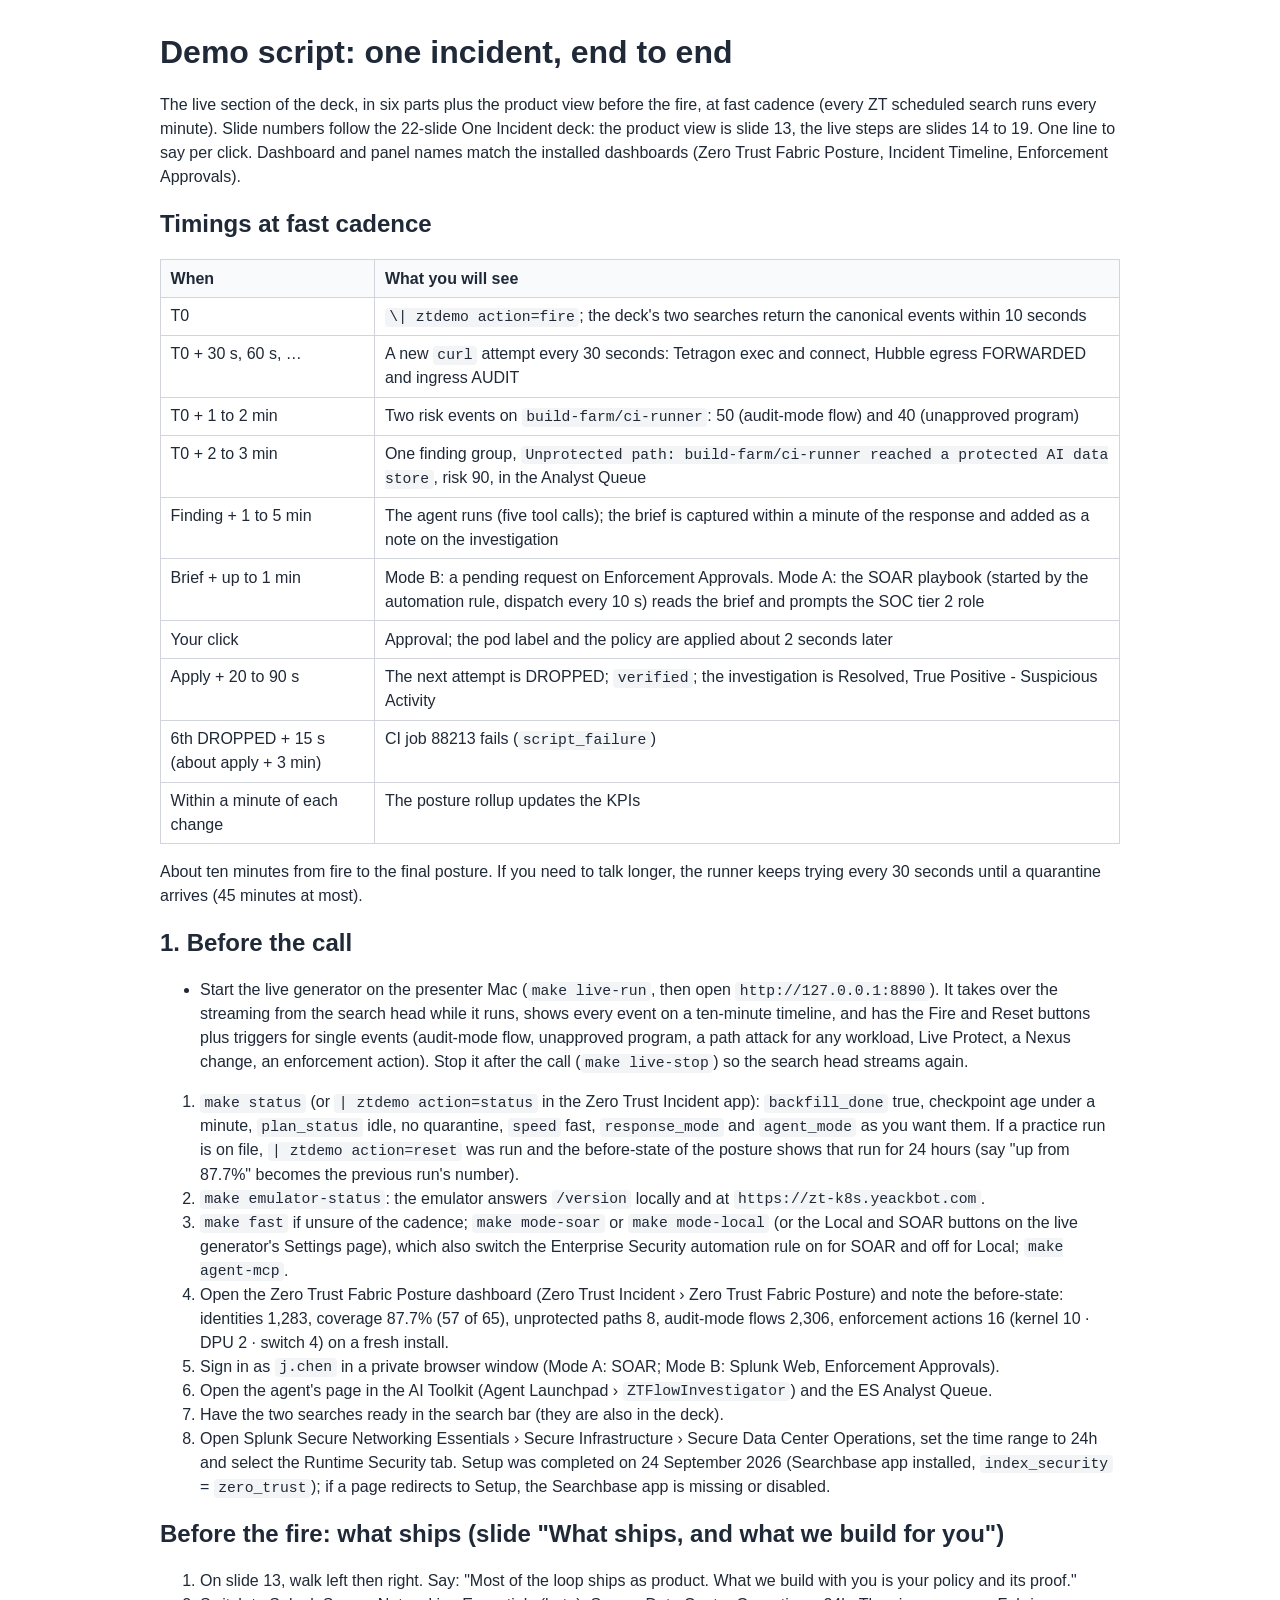
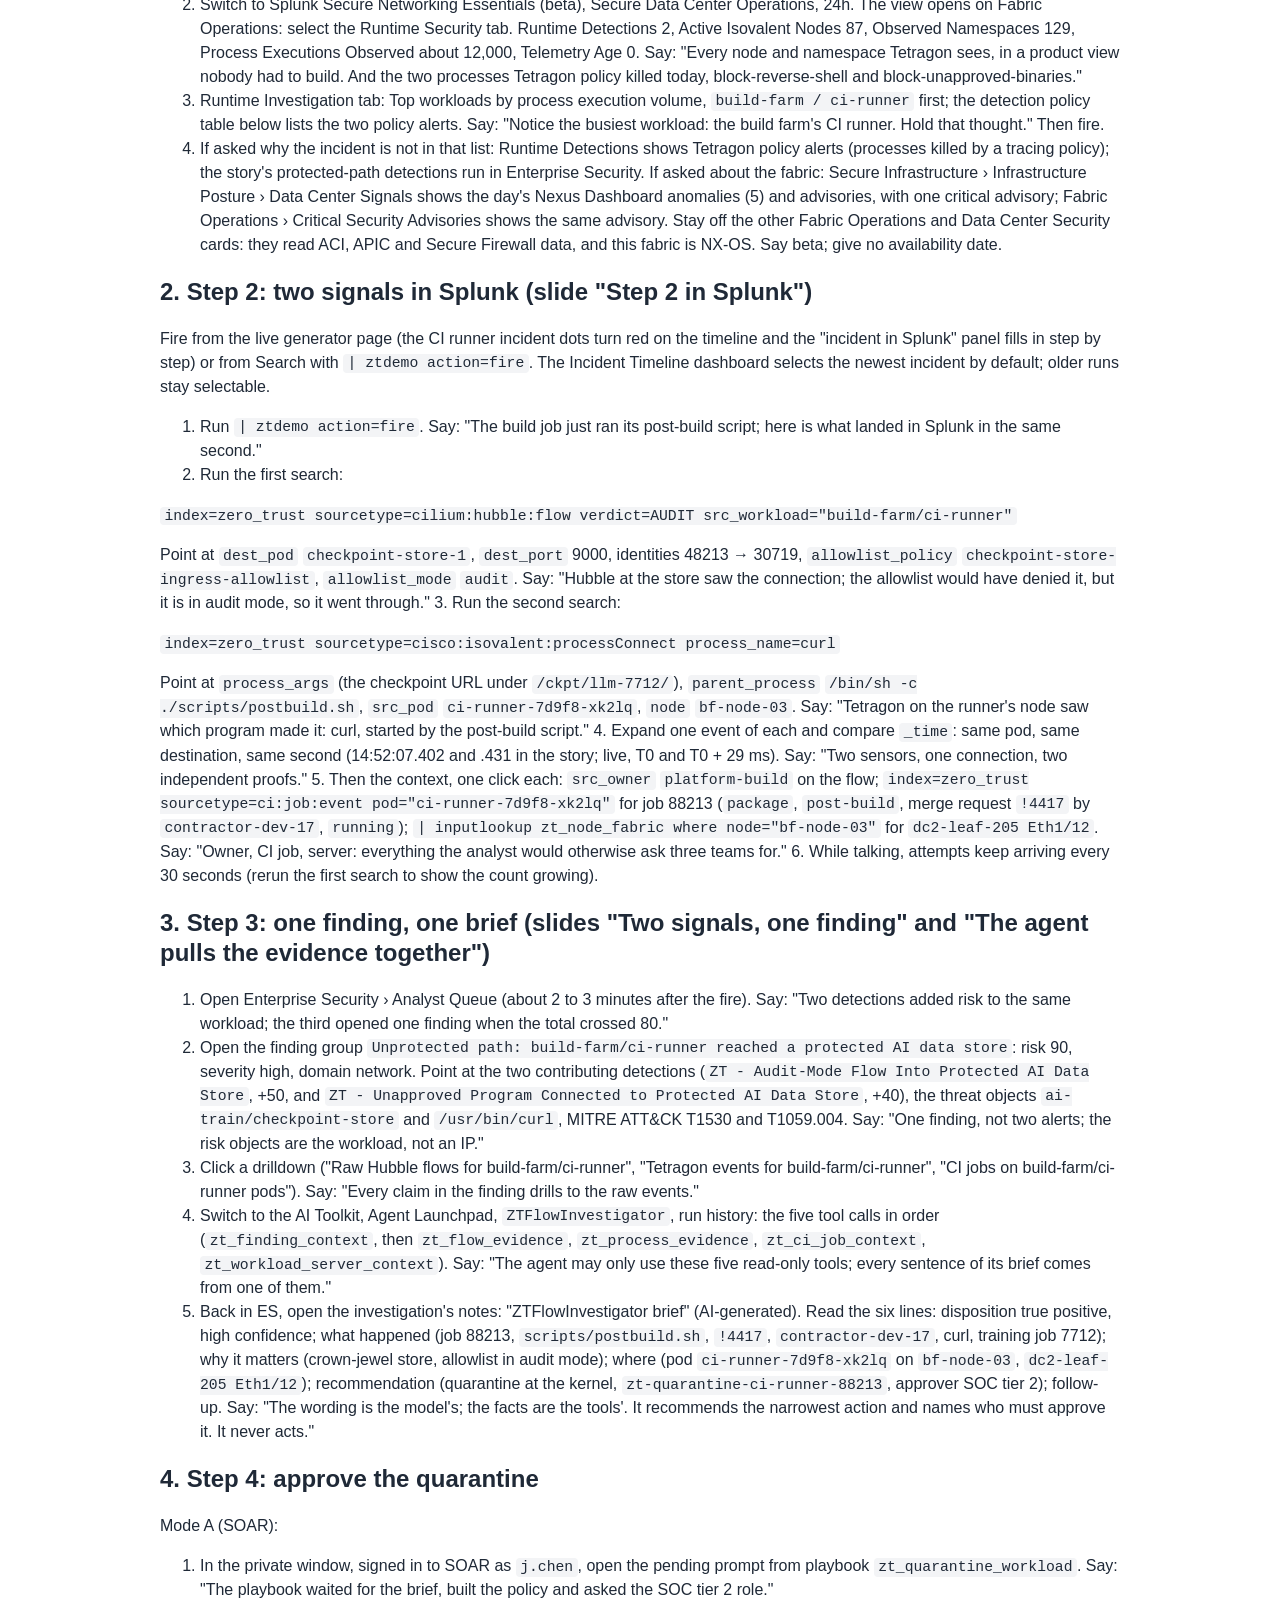
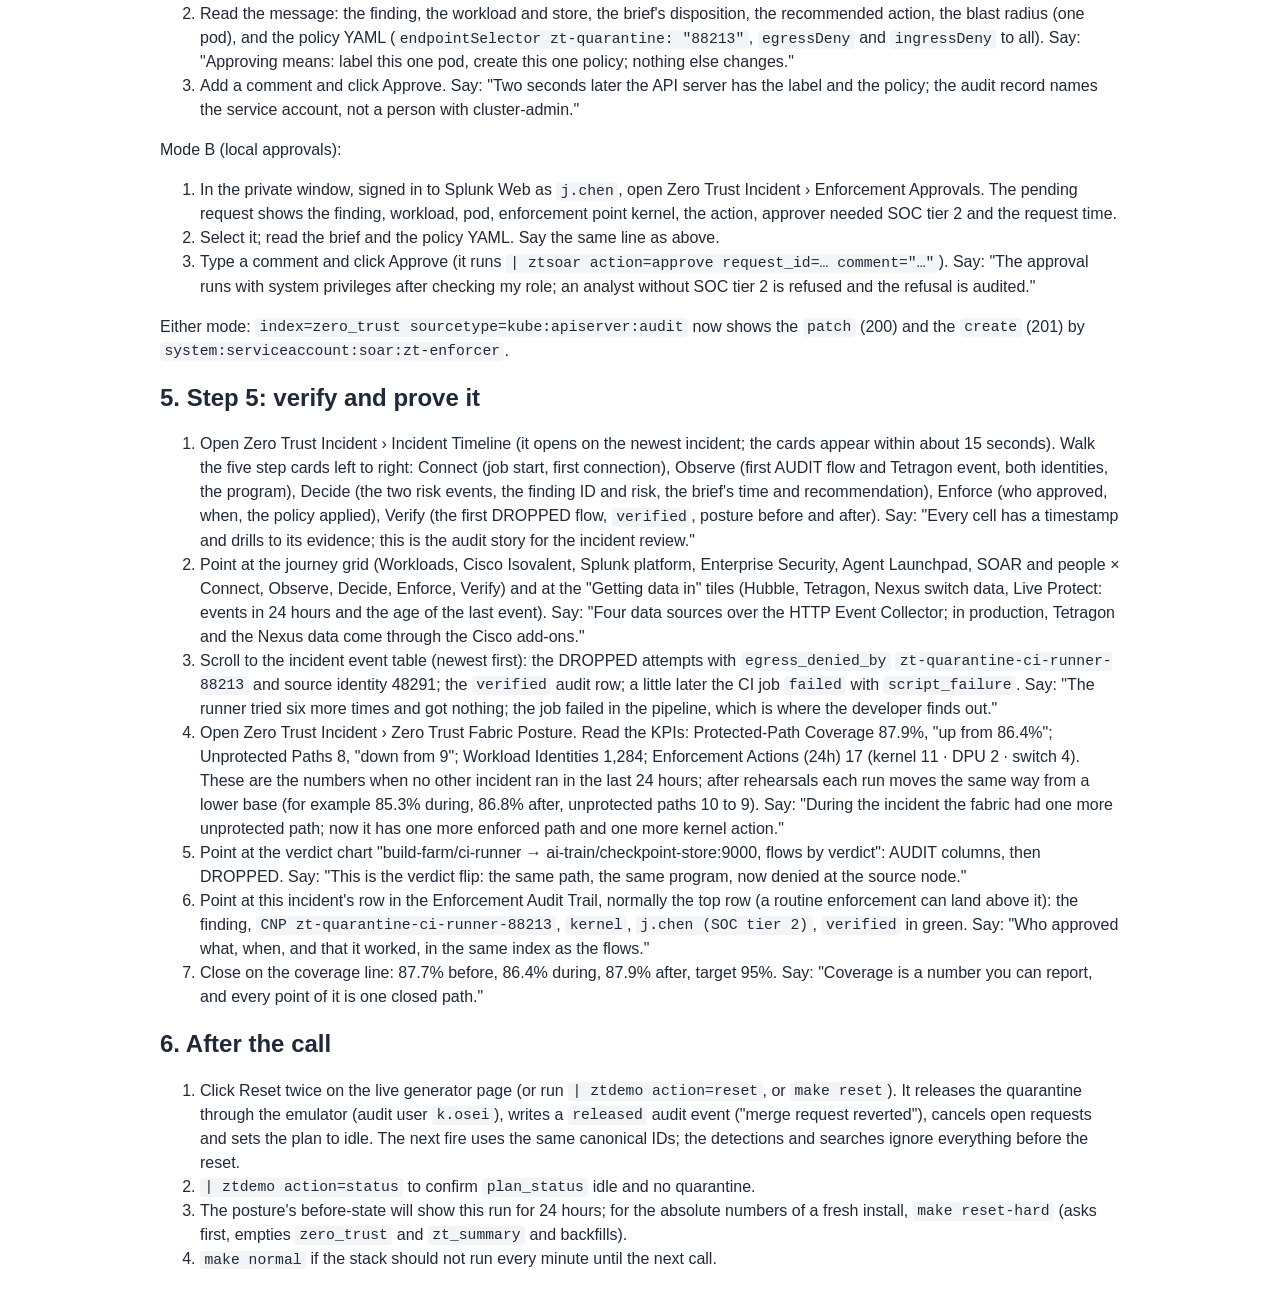
<file: docs/demo_script.html>
<!DOCTYPE html>
<html lang="en"><head><meta charset="utf-8"><meta name="viewport" content="width=device-width,initial-scale=1"><title>demo script</title><style>body{font-family:-apple-system,BlinkMacSystemFont,'Segoe UI',Roboto,Helvetica,Arial,sans-serif;max-width:960px;margin:2rem auto;padding:0 1rem;line-height:1.5;color:#1f2937;background:#fff}
code,pre{font-family:ui-monospace,SFMono-Regular,Menlo,monospace;font-size:.92em}pre{background:#f3f4f6;padding:.75rem;overflow-x:auto;border-radius:6px}code{background:#f3f4f6;padding:.1em .3em;border-radius:4px}pre code{background:none;padding:0}
table{border-collapse:collapse;margin:1rem 0;width:100%}th,td{border:1px solid #d1d5db;padding:.4rem .6rem;text-align:left;vertical-align:top}th{background:#f9fafb}h1,h2,h3{line-height:1.25}a{color:#0b5cad}
@media (prefers-color-scheme: dark){body{background:#0f172a;color:#e5e7eb}pre,code{background:#1e293b}th{background:#1e293b}th,td{border-color:#334155}a{color:#7dd3fc}}</style></head><body><h1 id="demo-script-one-incident-end-to-end">Demo script: one incident, end to end</h1>
<p>The live section of the deck, in six parts plus the product view before the fire, at fast cadence (every ZT scheduled search runs every minute). Slide numbers follow the 22-slide One Incident deck: the product view is slide 13, the live steps are slides 14 to 19. One line to say per click. Dashboard and panel names match the installed dashboards (Zero Trust Fabric Posture, Incident Timeline, Enforcement Approvals).</p>
<h2 id="timings-at-fast-cadence">Timings at fast cadence</h2>
<table>
<thead>
<tr>
<th>When</th>
<th>What you will see</th>
</tr>
</thead>
<tbody>
<tr>
<td>T0</td>
<td><code>\| ztdemo action=fire</code>; the deck's two searches return the canonical events within 10 seconds</td>
</tr>
<tr>
<td>T0 + 30 s, 60 s, …</td>
<td>A new <code>curl</code> attempt every 30 seconds: Tetragon exec and connect, Hubble egress FORWARDED and ingress AUDIT</td>
</tr>
<tr>
<td>T0 + 1 to 2 min</td>
<td>Two risk events on <code>build-farm/ci-runner</code>: 50 (audit-mode flow) and 40 (unapproved program)</td>
</tr>
<tr>
<td>T0 + 2 to 3 min</td>
<td>One finding group, <code>Unprotected path: build-farm/ci-runner reached a protected AI data store</code>, risk 90, in the Analyst Queue</td>
</tr>
<tr>
<td>Finding + 1 to 5 min</td>
<td>The agent runs (five tool calls); the brief is captured within a minute of the response and added as a note on the investigation</td>
</tr>
<tr>
<td>Brief + up to 1 min</td>
<td>Mode B: a pending request on Enforcement Approvals. Mode A: the SOAR playbook (started by the automation rule, dispatch every 10 s) reads the brief and prompts the SOC tier 2 role</td>
</tr>
<tr>
<td>Your click</td>
<td>Approval; the pod label and the policy are applied about 2 seconds later</td>
</tr>
<tr>
<td>Apply + 20 to 90 s</td>
<td>The next attempt is DROPPED; <code>verified</code>; the investigation is Resolved, True Positive - Suspicious Activity</td>
</tr>
<tr>
<td>6th DROPPED + 15 s (about apply + 3 min)</td>
<td>CI job 88213 fails (<code>script_failure</code>)</td>
</tr>
<tr>
<td>Within a minute of each change</td>
<td>The posture rollup updates the KPIs</td>
</tr>
</tbody>
</table>
<p>About ten minutes from fire to the final posture. If you need to talk longer, the runner keeps trying every 30 seconds until a quarantine arrives (45 minutes at most).</p>
<h2 id="1-before-the-call">1. Before the call</h2>
<ul>
<li>Start the live generator on the presenter Mac (<code>make live-run</code>, then open <code>http://127.0.0.1:8890</code>). It takes over the streaming from the search head while it runs, shows every event on a ten-minute timeline, and has the Fire and Reset buttons plus triggers for single events (audit-mode flow, unapproved program, a path attack for any workload, Live Protect, a Nexus change, an enforcement action). Stop it after the call (<code>make live-stop</code>) so the search head streams again.</li>
</ul>
<ol>
<li><code>make status</code> (or <code>| ztdemo action=status</code> in the Zero Trust Incident app): <code>backfill_done</code> true, checkpoint age under a minute, <code>plan_status</code> idle, no quarantine, <code>speed</code> fast, <code>response_mode</code> and <code>agent_mode</code> as you want them. If a practice run is on file, <code>| ztdemo action=reset</code> was run and the before-state of the posture shows that run for 24 hours (say "up from 87.7%" becomes the previous run's number).</li>
<li><code>make emulator-status</code>: the emulator answers <code>/version</code> locally and at <code>https://zt-k8s.yeackbot.com</code>.</li>
<li><code>make fast</code> if unsure of the cadence; <code>make mode-soar</code> or <code>make mode-local</code> (or the Local and SOAR buttons on the live generator's Settings page), which also switch the Enterprise Security automation rule on for SOAR and off for Local; <code>make agent-mcp</code>.</li>
<li>Open the Zero Trust Fabric Posture dashboard (Zero Trust Incident › Zero Trust Fabric Posture) and note the before-state: identities 1,283, coverage 87.7% (57 of 65), unprotected paths 8, audit-mode flows 2,306, enforcement actions 16 (kernel 10 · DPU 2 · switch 4) on a fresh install.</li>
<li>Sign in as <code>j.chen</code> in a private browser window (Mode A: SOAR; Mode B: Splunk Web, Enforcement Approvals).</li>
<li>Open the agent's page in the AI Toolkit (Agent Launchpad › <code>ZTFlowInvestigator</code>) and the ES Analyst Queue.</li>
<li>Have the two searches ready in the search bar (they are also in the deck).</li>
<li>Open Splunk Secure Networking Essentials › Secure Infrastructure › Secure Data Center Operations, set the time range to 24h and select the Runtime Security tab. Setup was completed on 24 September 2026 (Searchbase app installed, <code>index_security</code> = <code>zero_trust</code>); if a page redirects to Setup, the Searchbase app is missing or disabled.</li>
</ol>
<h2 id="before-the-fire-what-ships-slide-what-ships-and-what-we-build-for-you">Before the fire: what ships (slide "What ships, and what we build for you")</h2>
<ol>
<li>On slide 13, walk left then right. Say: "Most of the loop ships as product. What we build with you is your policy and its proof."</li>
<li>Switch to Splunk Secure Networking Essentials (beta), Secure Data Center Operations, 24h. The view opens on Fabric Operations: select the Runtime Security tab. Runtime Detections 2, Active Isovalent Nodes 87, Observed Namespaces 129, Process Executions Observed about 12,000, Telemetry Age 0. Say: "Every node and namespace Tetragon sees, in a product view nobody had to build. And the two processes Tetragon policy killed today, block-reverse-shell and block-unapproved-binaries."</li>
<li>Runtime Investigation tab: Top workloads by process execution volume, <code>build-farm / ci-runner</code> first; the detection policy table below lists the two policy alerts. Say: "Notice the busiest workload: the build farm's CI runner. Hold that thought." Then fire.</li>
<li>If asked why the incident is not in that list: Runtime Detections shows Tetragon policy alerts (processes killed by a tracing policy); the story's protected-path detections run in Enterprise Security. If asked about the fabric: Secure Infrastructure › Infrastructure Posture › Data Center Signals shows the day's Nexus Dashboard anomalies (5) and advisories, with one critical advisory; Fabric Operations › Critical Security Advisories shows the same advisory. Stay off the other Fabric Operations and Data Center Security cards: they read ACI, APIC and Secure Firewall data, and this fabric is NX-OS. Say beta; give no availability date.</li>
</ol>
<h2 id="2-step-2-two-signals-in-splunk-slide-step-2-in-splunk">2. Step 2: two signals in Splunk (slide "Step 2 in Splunk")</h2>
<p>Fire from the live generator page (the CI runner incident dots turn red on the timeline and the "incident in Splunk" panel fills in step by step) or from Search with <code>| ztdemo action=fire</code>. The Incident Timeline dashboard selects the newest incident by default; older runs stay selectable.</p>
<ol>
<li>Run <code>| ztdemo action=fire</code>. Say: "The build job just ran its post-build script; here is what landed in Splunk in the same second."</li>
<li>Run the first search:</li>
</ol>
<p><code>index=zero_trust sourcetype=cilium:hubble:flow verdict=AUDIT src_workload="build-farm/ci-runner"</code></p>
<p>Point at <code>dest_pod</code> <code>checkpoint-store-1</code>, <code>dest_port</code> 9000, identities 48213 → 30719, <code>allowlist_policy</code> <code>checkpoint-store-ingress-allowlist</code>, <code>allowlist_mode</code> <code>audit</code>. Say: "Hubble at the store saw the connection; the allowlist would have denied it, but it is in audit mode, so it went through."
3. Run the second search:</p>
<p><code>index=zero_trust sourcetype=cisco:isovalent:processConnect process_name=curl</code></p>
<p>Point at <code>process_args</code> (the checkpoint URL under <code>/ckpt/llm-7712/</code>), <code>parent_process</code> <code>/bin/sh -c ./scripts/postbuild.sh</code>, <code>src_pod</code> <code>ci-runner-7d9f8-xk2lq</code>, <code>node</code> <code>bf-node-03</code>. Say: "Tetragon on the runner's node saw which program made it: curl, started by the post-build script."
4. Expand one event of each and compare <code>_time</code>: same pod, same destination, same second (14:52:07.402 and .431 in the story; live, T0 and T0 + 29 ms). Say: "Two sensors, one connection, two independent proofs."
5. Then the context, one click each: <code>src_owner</code> <code>platform-build</code> on the flow; <code>index=zero_trust sourcetype=ci:job:event pod="ci-runner-7d9f8-xk2lq"</code> for job 88213 (<code>package</code>, <code>post-build</code>, merge request <code>!4417</code> by <code>contractor-dev-17</code>, <code>running</code>); <code>| inputlookup zt_node_fabric where node="bf-node-03"</code> for <code>dc2-leaf-205 Eth1/12</code>. Say: "Owner, CI job, server: everything the analyst would otherwise ask three teams for."
6. While talking, attempts keep arriving every 30 seconds (rerun the first search to show the count growing).</p>
<h2 id="3-step-3-one-finding-one-brief-slides-two-signals-one-finding-and-the-agent-pulls-the-evidence-together">3. Step 3: one finding, one brief (slides "Two signals, one finding" and "The agent pulls the evidence together")</h2>
<ol>
<li>Open Enterprise Security › Analyst Queue (about 2 to 3 minutes after the fire). Say: "Two detections added risk to the same workload; the third opened one finding when the total crossed 80."</li>
<li>Open the finding group <code>Unprotected path: build-farm/ci-runner reached a protected AI data store</code>: risk 90, severity high, domain network. Point at the two contributing detections (<code>ZT - Audit-Mode Flow Into Protected AI Data Store</code>, +50, and <code>ZT - Unapproved Program Connected to Protected AI Data Store</code>, +40), the threat objects <code>ai-train/checkpoint-store</code> and <code>/usr/bin/curl</code>, MITRE ATT&amp;CK T1530 and T1059.004. Say: "One finding, not two alerts; the risk objects are the workload, not an IP."</li>
<li>Click a drilldown ("Raw Hubble flows for build-farm/ci-runner", "Tetragon events for build-farm/ci-runner", "CI jobs on build-farm/ci-runner pods"). Say: "Every claim in the finding drills to the raw events."</li>
<li>Switch to the AI Toolkit, Agent Launchpad, <code>ZTFlowInvestigator</code>, run history: the five tool calls in order (<code>zt_finding_context</code>, then <code>zt_flow_evidence</code>, <code>zt_process_evidence</code>, <code>zt_ci_job_context</code>, <code>zt_workload_server_context</code>). Say: "The agent may only use these five read-only tools; every sentence of its brief comes from one of them."</li>
<li>Back in ES, open the investigation's notes: "ZTFlowInvestigator brief" (AI-generated). Read the six lines: disposition true positive, high confidence; what happened (job 88213, <code>scripts/postbuild.sh</code>, <code>!4417</code>, <code>contractor-dev-17</code>, curl, training job 7712); why it matters (crown-jewel store, allowlist in audit mode); where (pod <code>ci-runner-7d9f8-xk2lq</code> on <code>bf-node-03</code>, <code>dc2-leaf-205 Eth1/12</code>); recommendation (quarantine at the kernel, <code>zt-quarantine-ci-runner-88213</code>, approver SOC tier 2); follow-up. Say: "The wording is the model's; the facts are the tools'. It recommends the narrowest action and names who must approve it. It never acts."</li>
</ol>
<h2 id="4-step-4-approve-the-quarantine">4. Step 4: approve the quarantine</h2>
<p>Mode A (SOAR):</p>
<ol>
<li>In the private window, signed in to SOAR as <code>j.chen</code>, open the pending prompt from playbook <code>zt_quarantine_workload</code>. Say: "The playbook waited for the brief, built the policy and asked the SOC tier 2 role."</li>
<li>Read the message: the finding, the workload and store, the brief's disposition, the recommended action, the blast radius (one pod), and the policy YAML (<code>endpointSelector zt-quarantine: "88213"</code>, <code>egressDeny</code> and <code>ingressDeny</code> to all). Say: "Approving means: label this one pod, create this one policy; nothing else changes."</li>
<li>Add a comment and click Approve. Say: "Two seconds later the API server has the label and the policy; the audit record names the service account, not a person with cluster-admin."</li>
</ol>
<p>Mode B (local approvals):</p>
<ol>
<li>In the private window, signed in to Splunk Web as <code>j.chen</code>, open Zero Trust Incident › Enforcement Approvals. The pending request shows the finding, workload, pod, enforcement point kernel, the action, approver needed SOC tier 2 and the request time.</li>
<li>Select it; read the brief and the policy YAML. Say the same line as above.</li>
<li>Type a comment and click Approve (it runs <code>| ztsoar action=approve request_id=… comment="…"</code>). Say: "The approval runs with system privileges after checking my role; an analyst without SOC tier 2 is refused and the refusal is audited."</li>
</ol>
<p>Either mode: <code>index=zero_trust sourcetype=kube:apiserver:audit</code> now shows the <code>patch</code> (200) and the <code>create</code> (201) by <code>system:serviceaccount:soar:zt-enforcer</code>.</p>
<h2 id="5-step-5-verify-and-prove-it">5. Step 5: verify and prove it</h2>
<ol>
<li>Open Zero Trust Incident › Incident Timeline (it opens on the newest incident; the cards appear within about 15 seconds). Walk the five step cards left to right: Connect (job start, first connection), Observe (first AUDIT flow and Tetragon event, both identities, the program), Decide (the two risk events, the finding ID and risk, the brief's time and recommendation), Enforce (who approved, when, the policy applied), Verify (the first DROPPED flow, <code>verified</code>, posture before and after). Say: "Every cell has a timestamp and drills to its evidence; this is the audit story for the incident review."</li>
<li>Point at the journey grid (Workloads, Cisco Isovalent, Splunk platform, Enterprise Security, Agent Launchpad, SOAR and people × Connect, Observe, Decide, Enforce, Verify) and at the "Getting data in" tiles (Hubble, Tetragon, Nexus switch data, Live Protect: events in 24 hours and the age of the last event). Say: "Four data sources over the HTTP Event Collector; in production, Tetragon and the Nexus data come through the Cisco add-ons."</li>
<li>Scroll to the incident event table (newest first): the DROPPED attempts with <code>egress_denied_by</code> <code>zt-quarantine-ci-runner-88213</code> and source identity 48291; the <code>verified</code> audit row; a little later the CI job <code>failed</code> with <code>script_failure</code>. Say: "The runner tried six more times and got nothing; the job failed in the pipeline, which is where the developer finds out."</li>
<li>Open Zero Trust Incident › Zero Trust Fabric Posture. Read the KPIs: Protected-Path Coverage 87.9%, "up from 86.4%"; Unprotected Paths 8, "down from 9"; Workload Identities 1,284; Enforcement Actions (24h) 17 (kernel 11 · DPU 2 · switch 4). These are the numbers when no other incident ran in the last 24 hours; after rehearsals each run moves the same way from a lower base (for example 85.3% during, 86.8% after, unprotected paths 10 to 9). Say: "During the incident the fabric had one more unprotected path; now it has one more enforced path and one more kernel action."</li>
<li>Point at the verdict chart "build-farm/ci-runner → ai-train/checkpoint-store:9000, flows by verdict": AUDIT columns, then DROPPED. Say: "This is the verdict flip: the same path, the same program, now denied at the source node."</li>
<li>Point at this incident's row in the Enforcement Audit Trail, normally the top row (a routine enforcement can land above it): the finding, <code>CNP zt-quarantine-ci-runner-88213</code>, <code>kernel</code>, <code>j.chen (SOC tier 2)</code>, <code>verified</code> in green. Say: "Who approved what, when, and that it worked, in the same index as the flows."</li>
<li>Close on the coverage line: 87.7% before, 86.4% during, 87.9% after, target 95%. Say: "Coverage is a number you can report, and every point of it is one closed path."</li>
</ol>
<h2 id="6-after-the-call">6. After the call</h2>
<ol>
<li>Click Reset twice on the live generator page (or run <code>| ztdemo action=reset</code>, or <code>make reset</code>). It releases the quarantine through the emulator (audit user <code>k.osei</code>), writes a <code>released</code> audit event ("merge request reverted"), cancels open requests and sets the plan to idle. The next fire uses the same canonical IDs; the detections and searches ignore everything before the reset.</li>
<li><code>| ztdemo action=status</code> to confirm <code>plan_status</code> idle and no quarantine.</li>
<li>The posture's before-state will show this run for 24 hours; for the absolute numbers of a fresh install, <code>make reset-hard</code> (asks first, empties <code>zero_trust</code> and <code>zt_summary</code> and backfills).</li>
<li><code>make normal</code> if the stack should not run every minute until the next call.</li>
</ol></body></html>
</file>
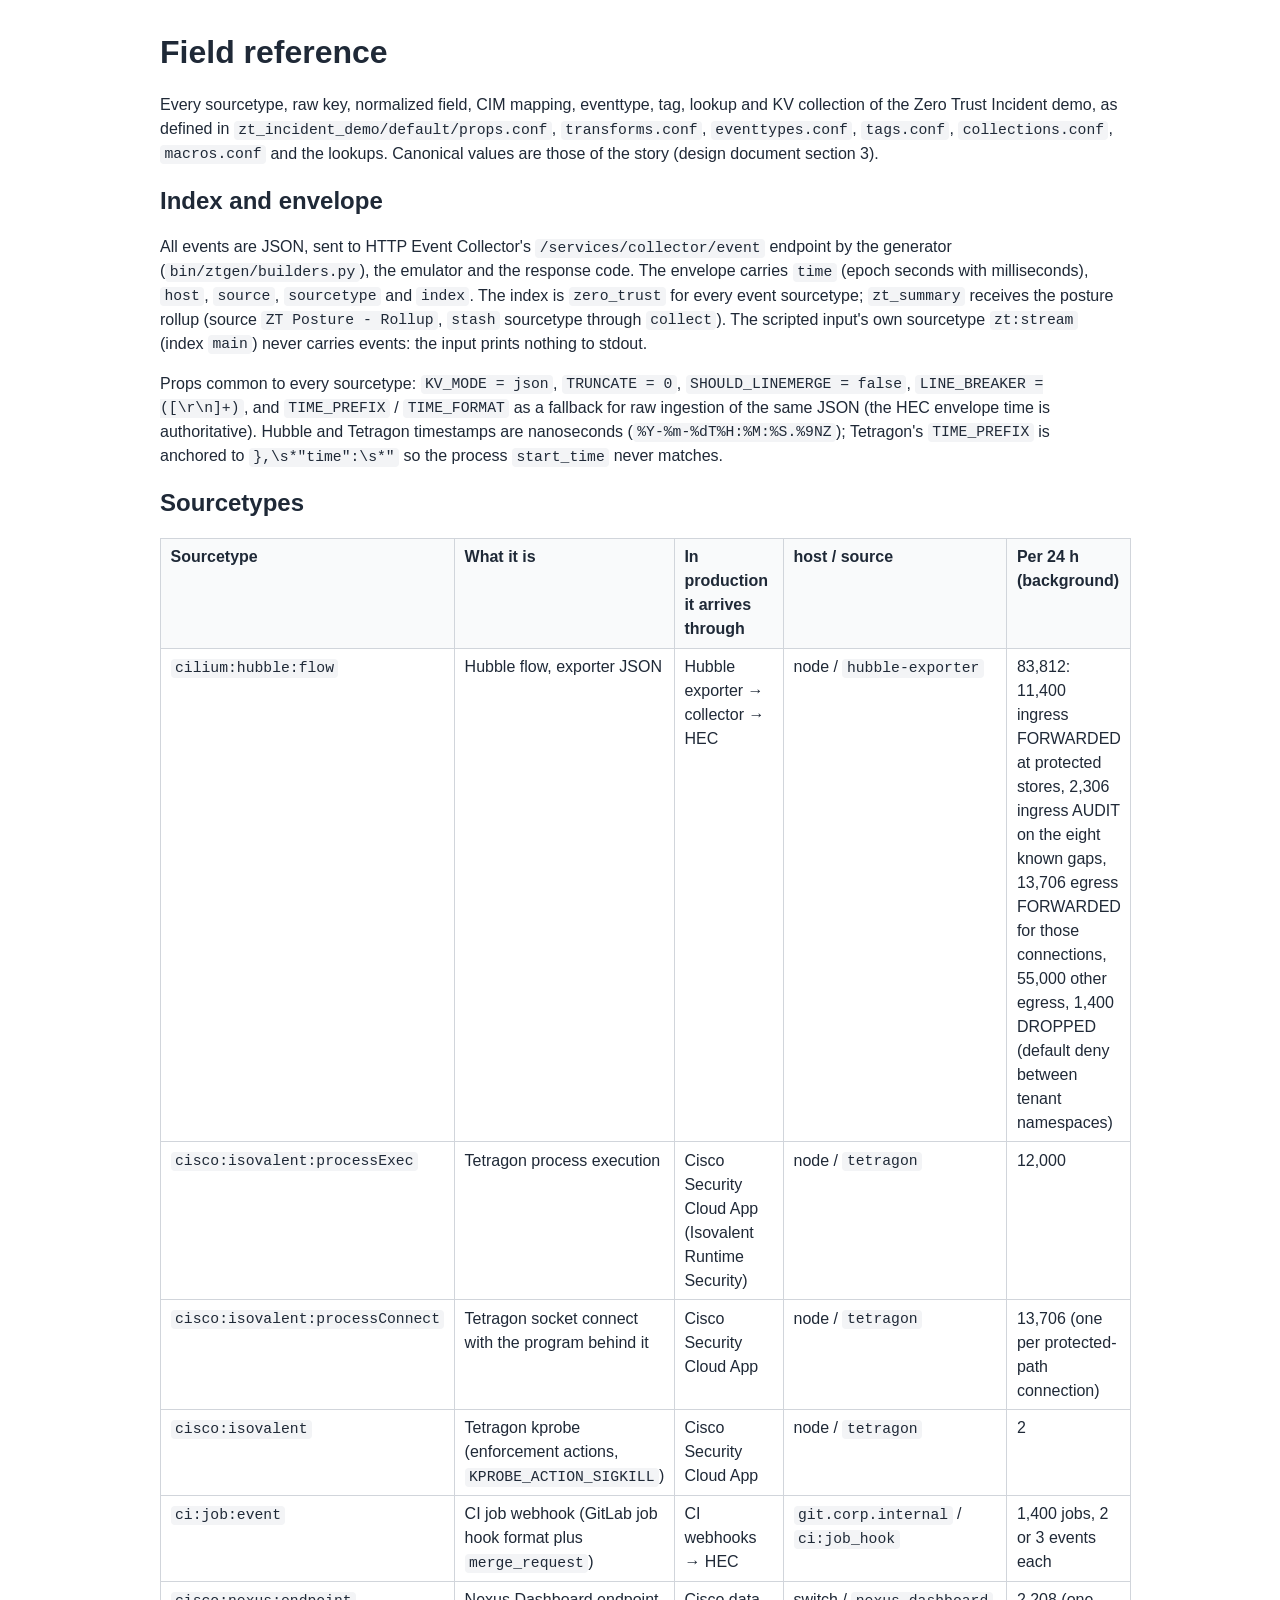
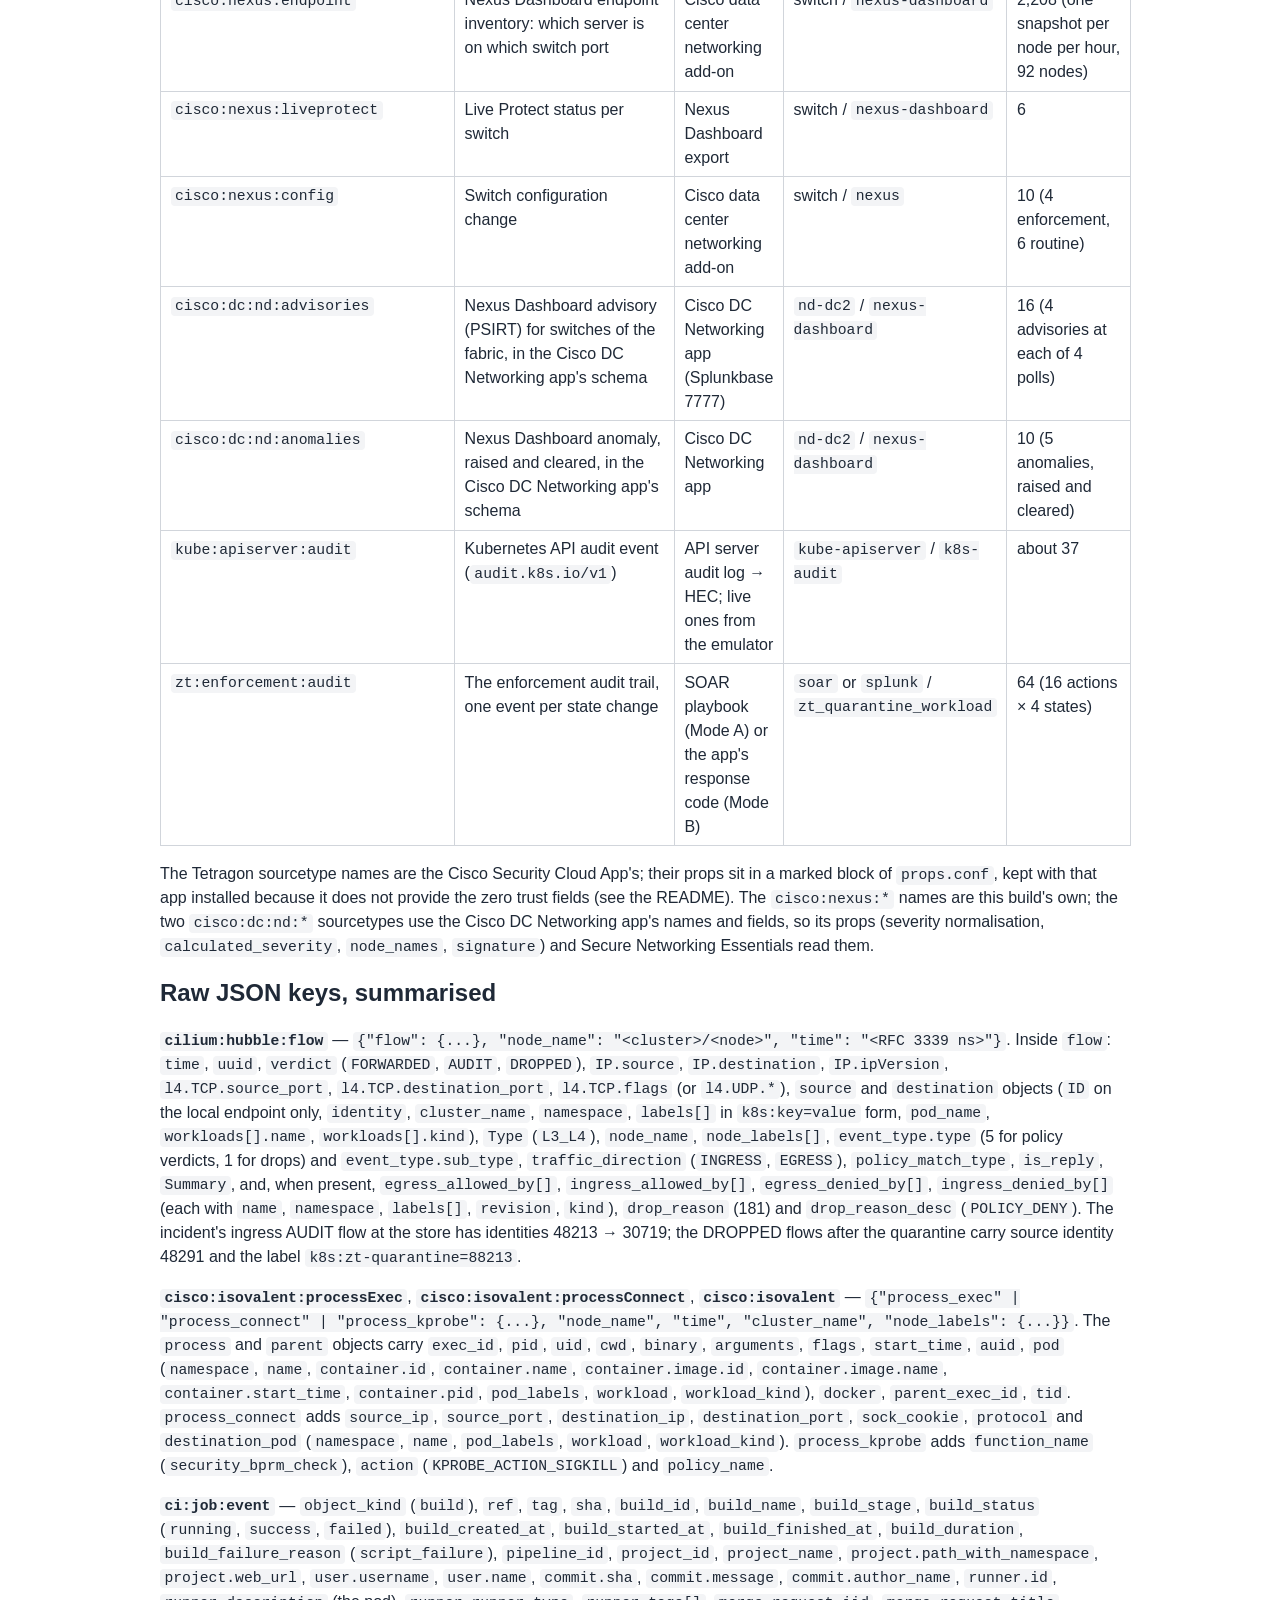
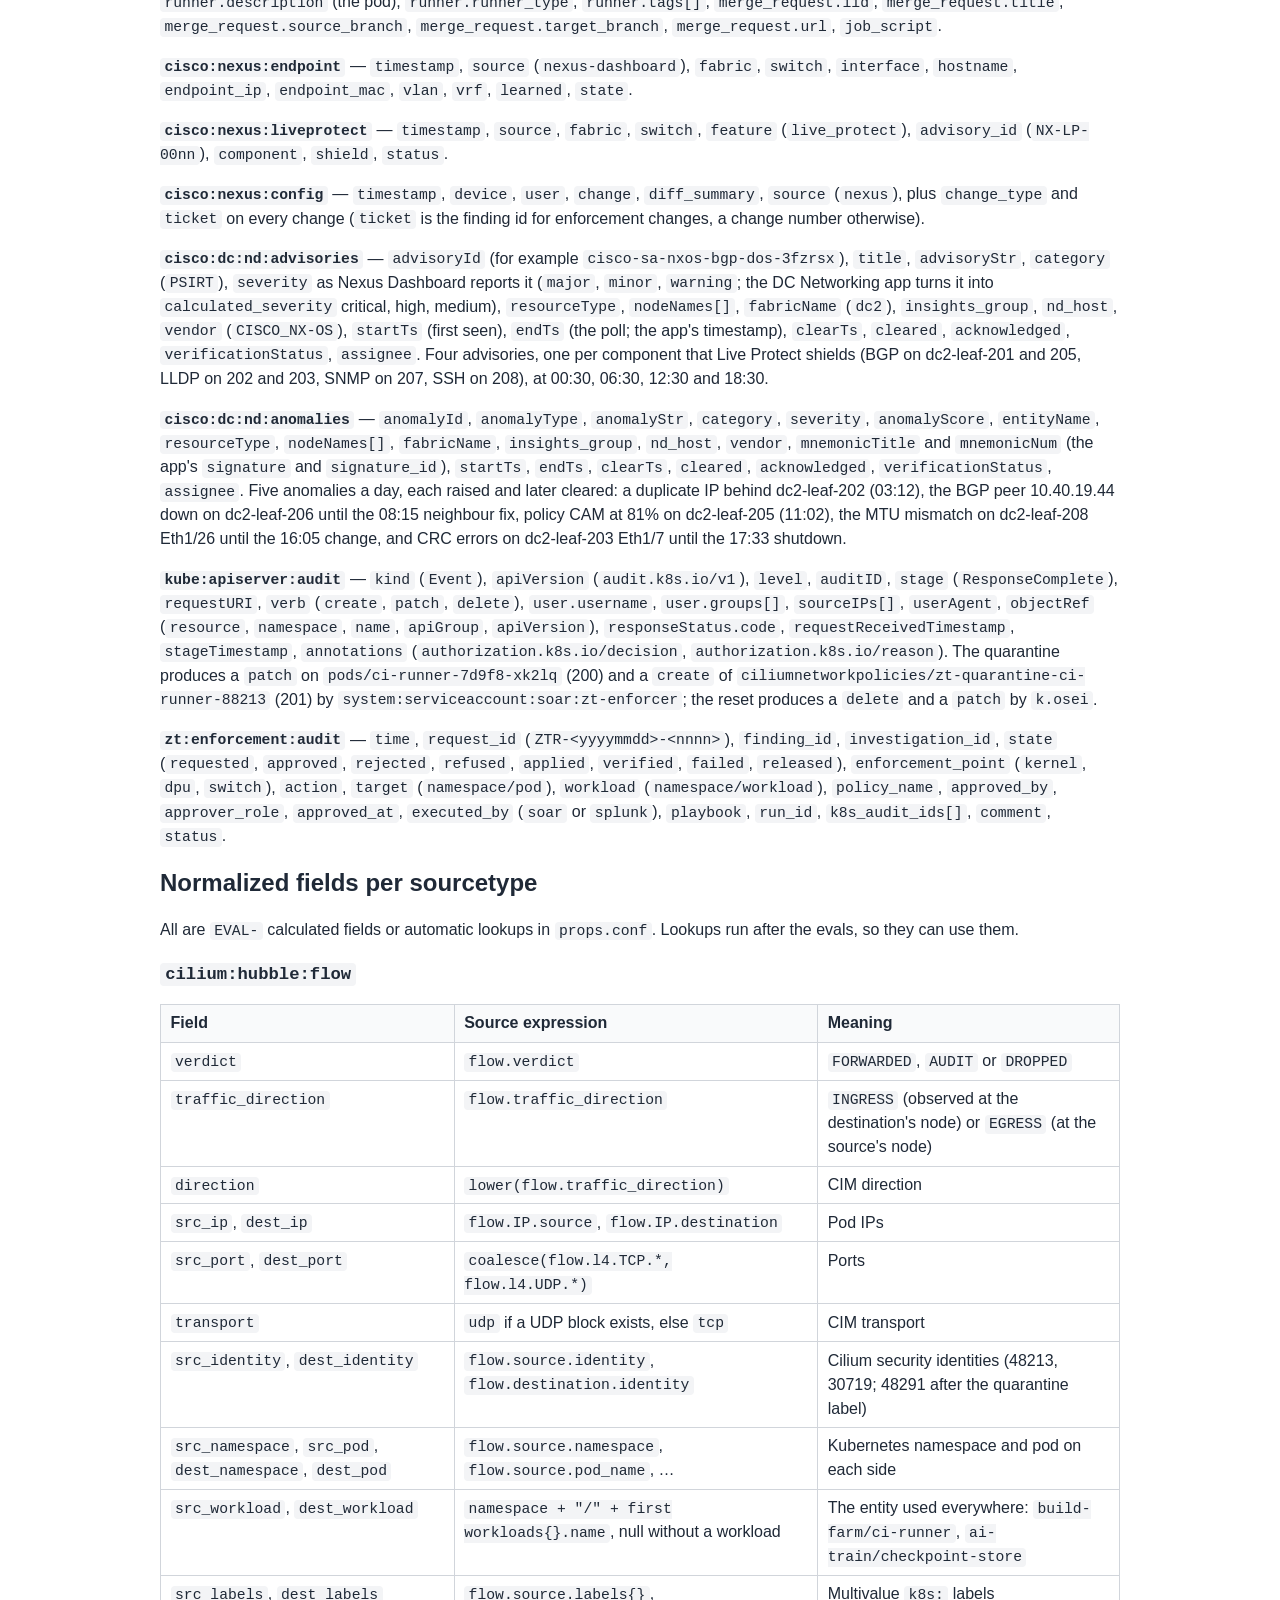
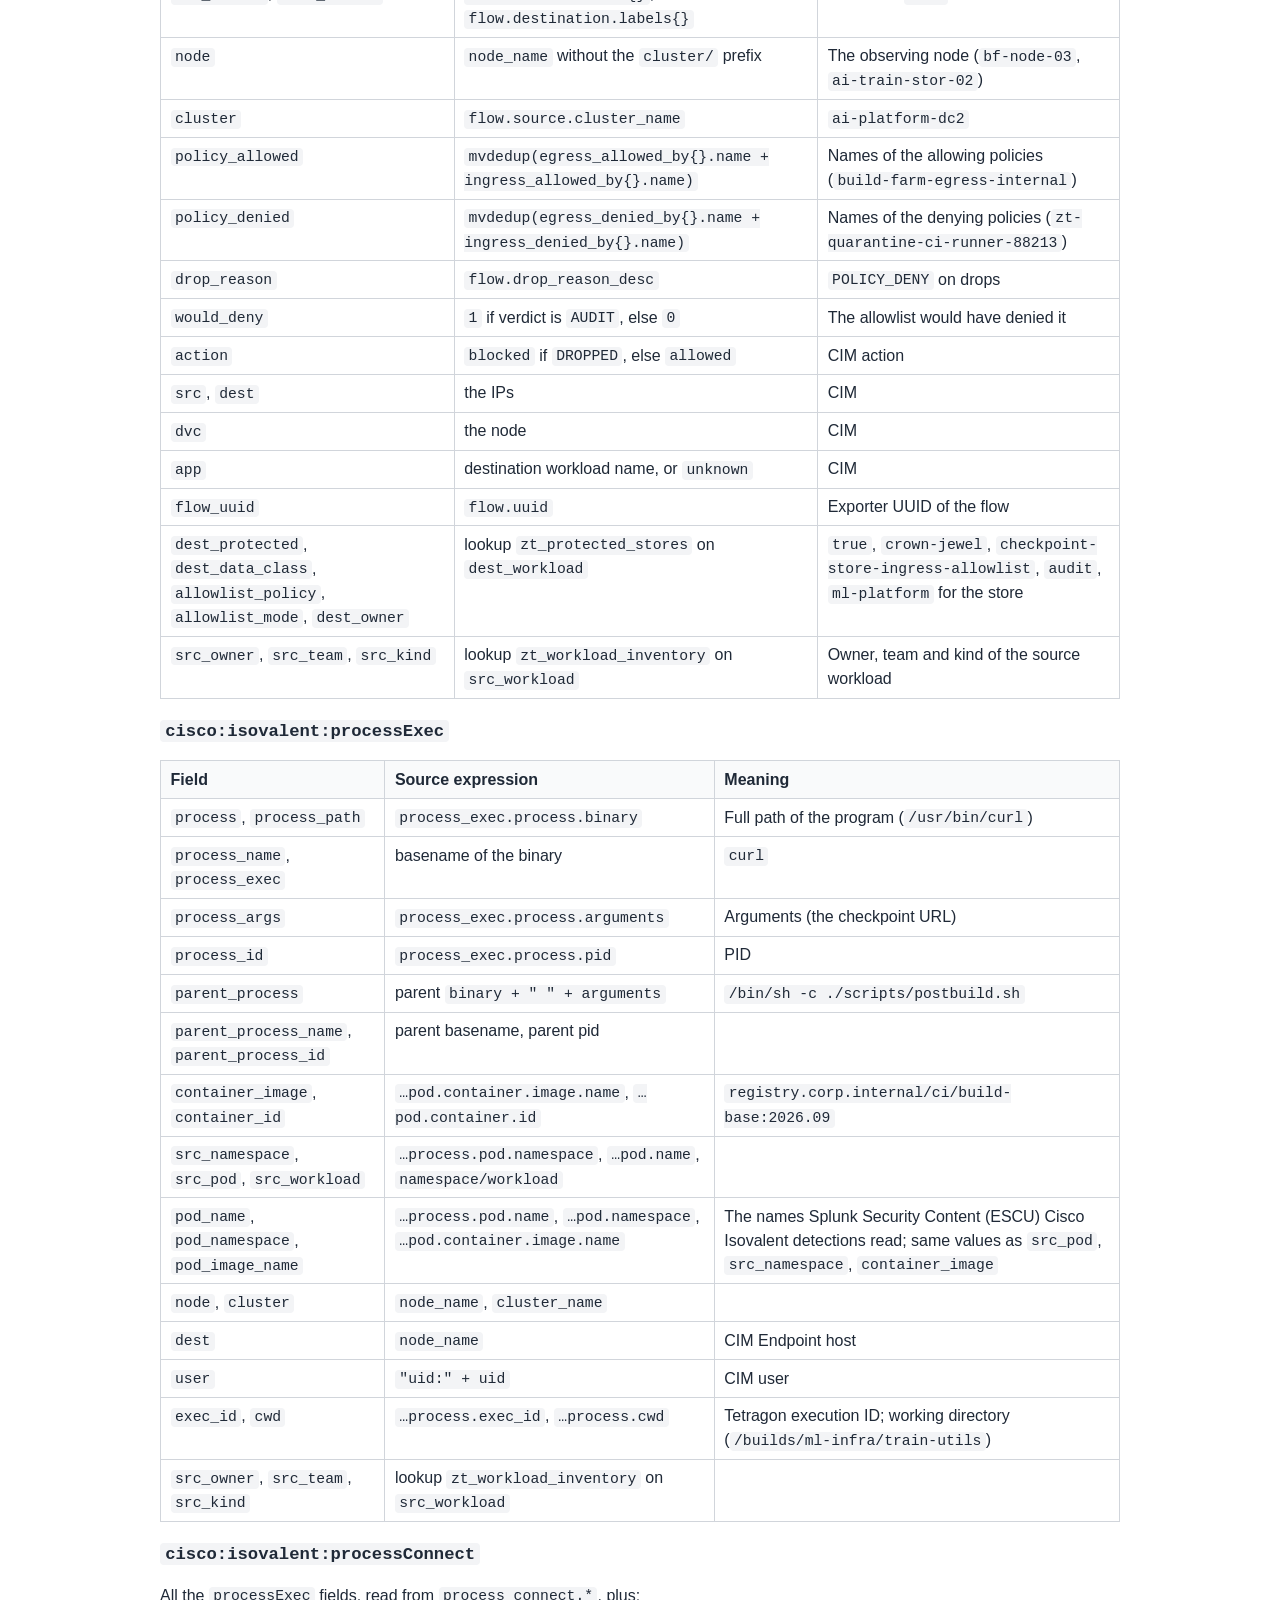
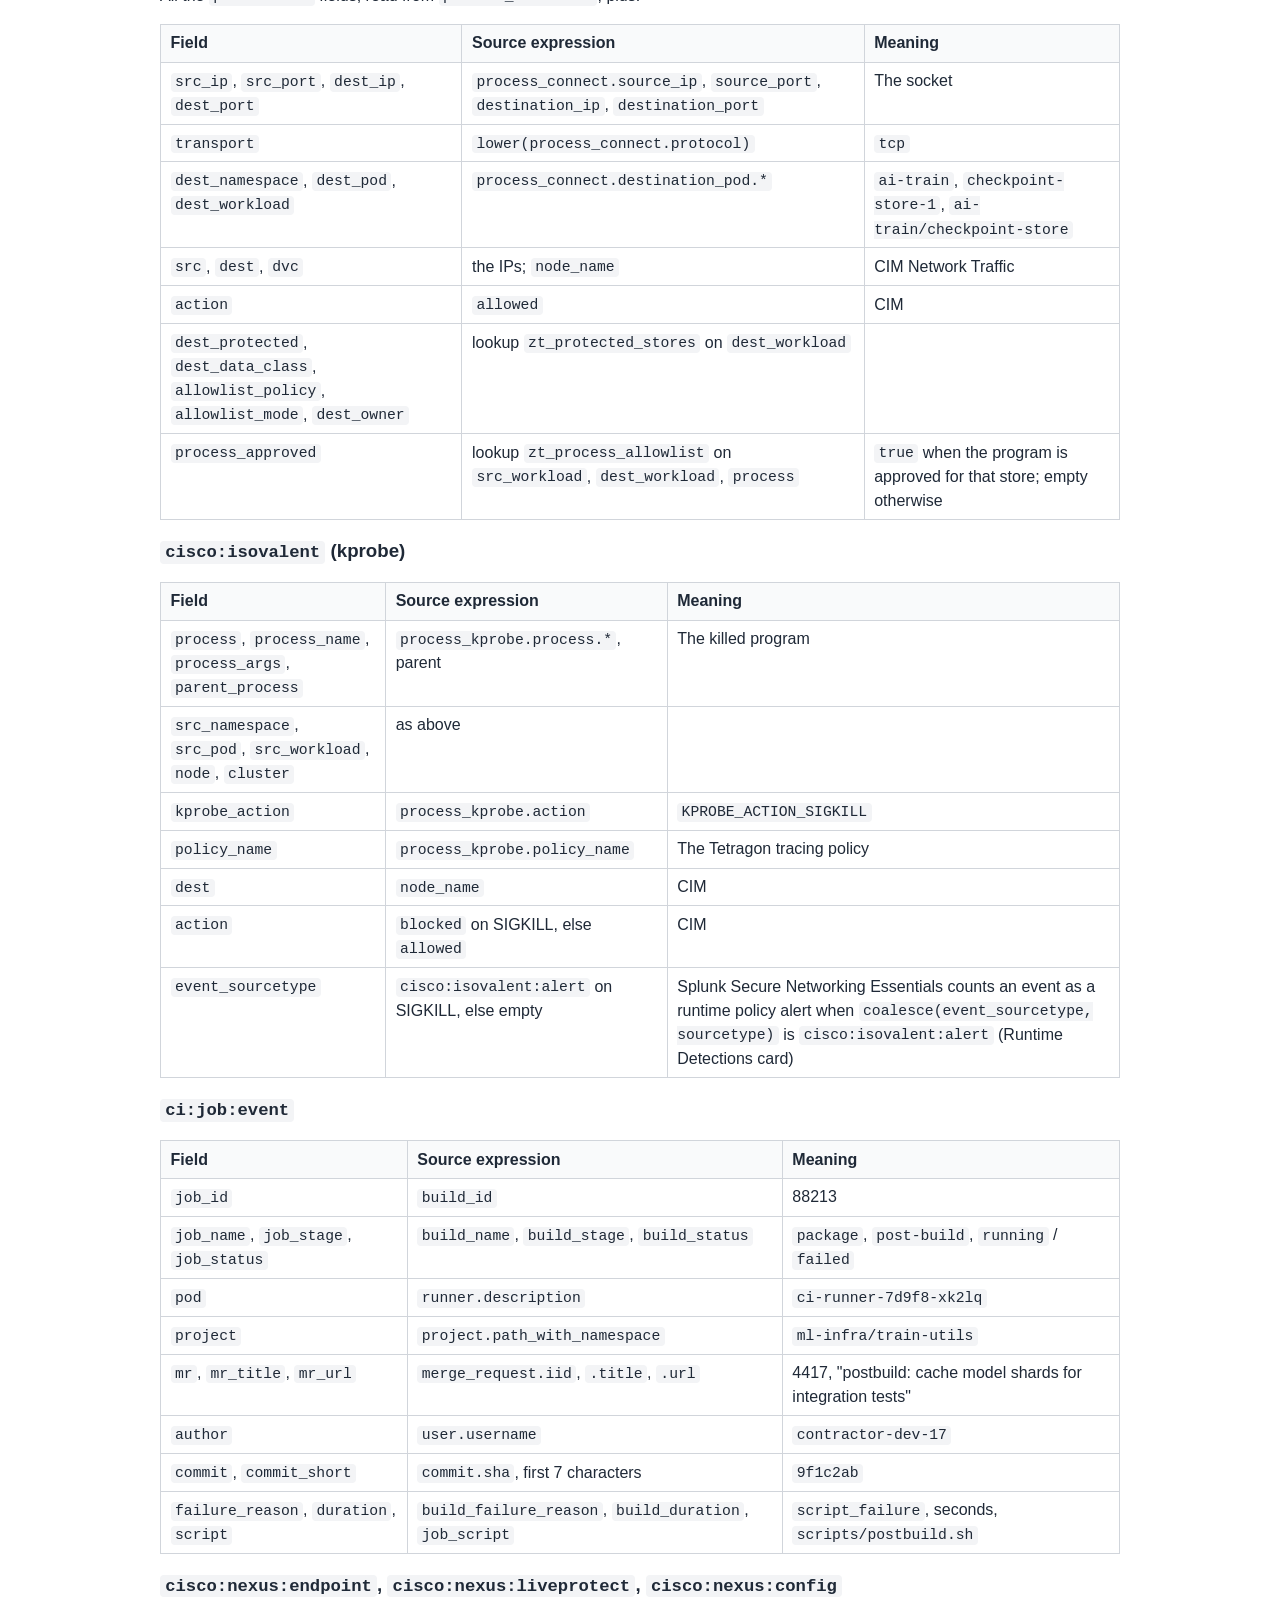
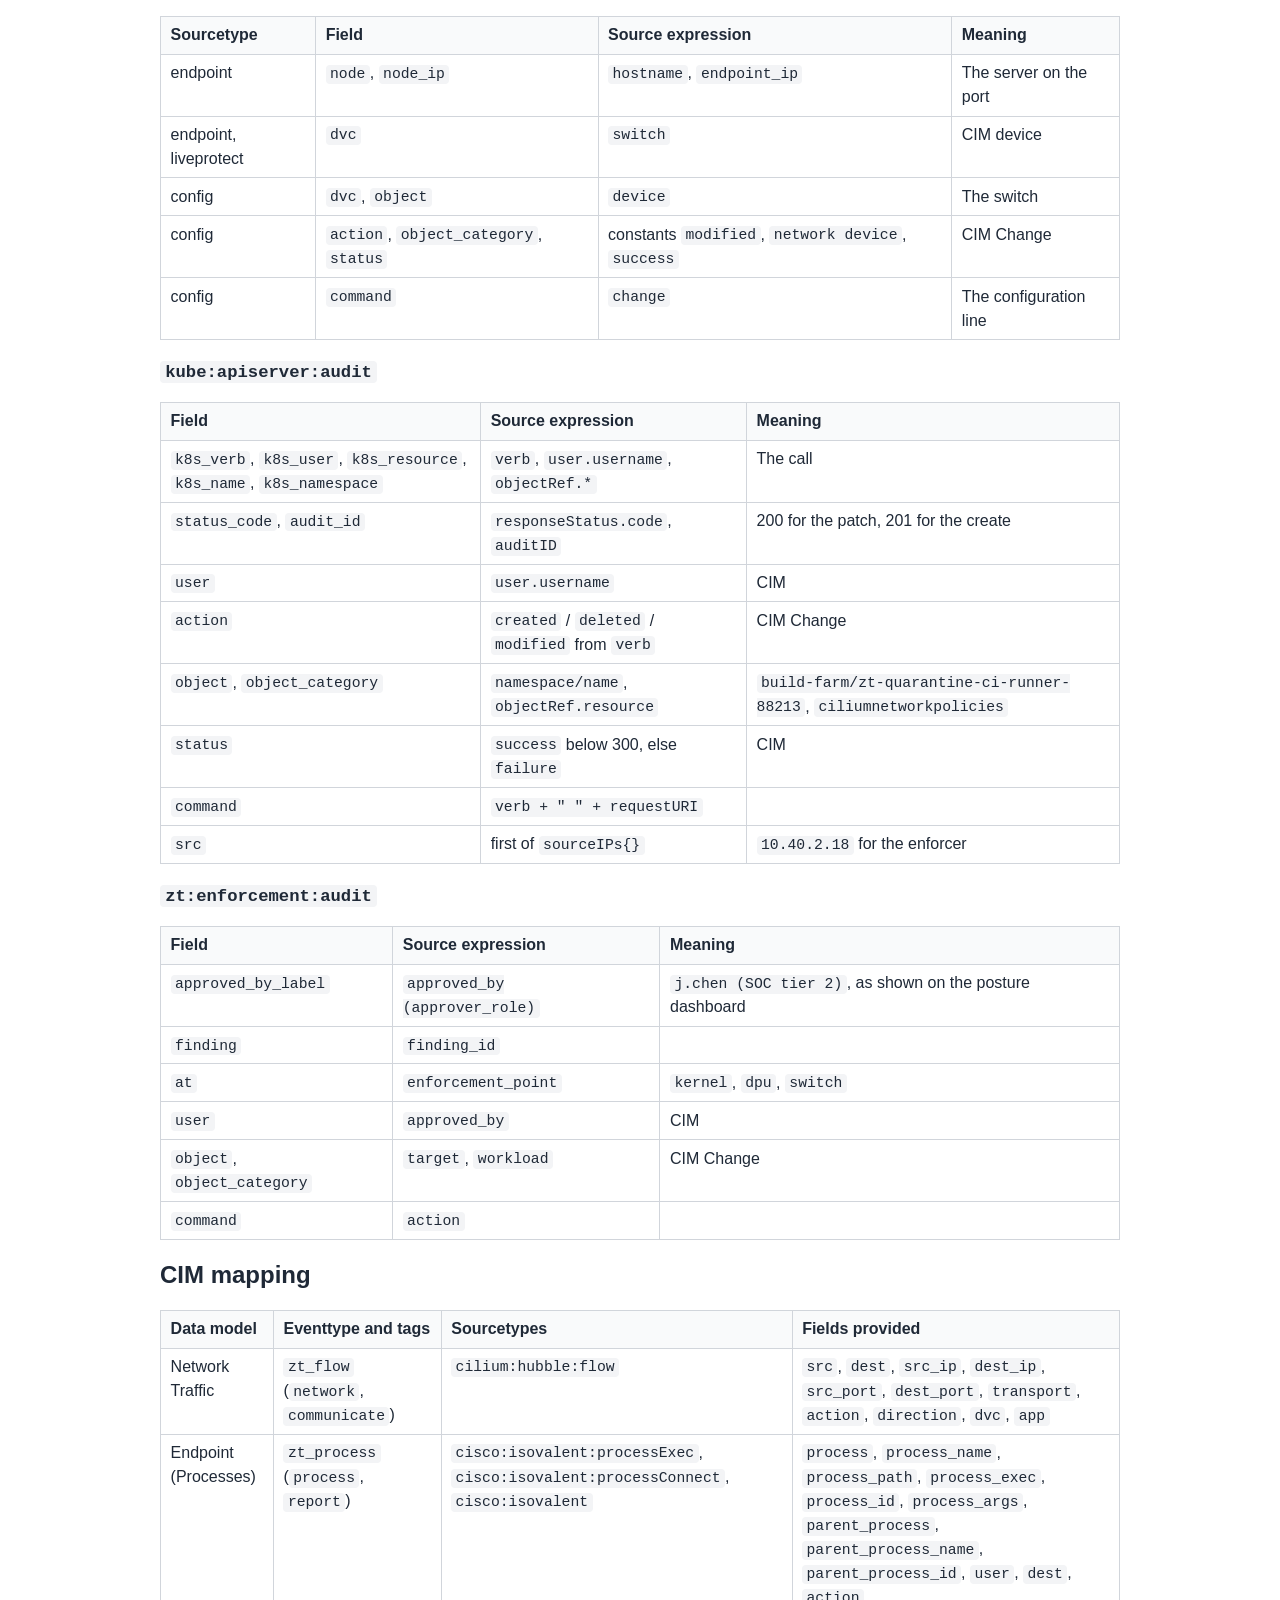
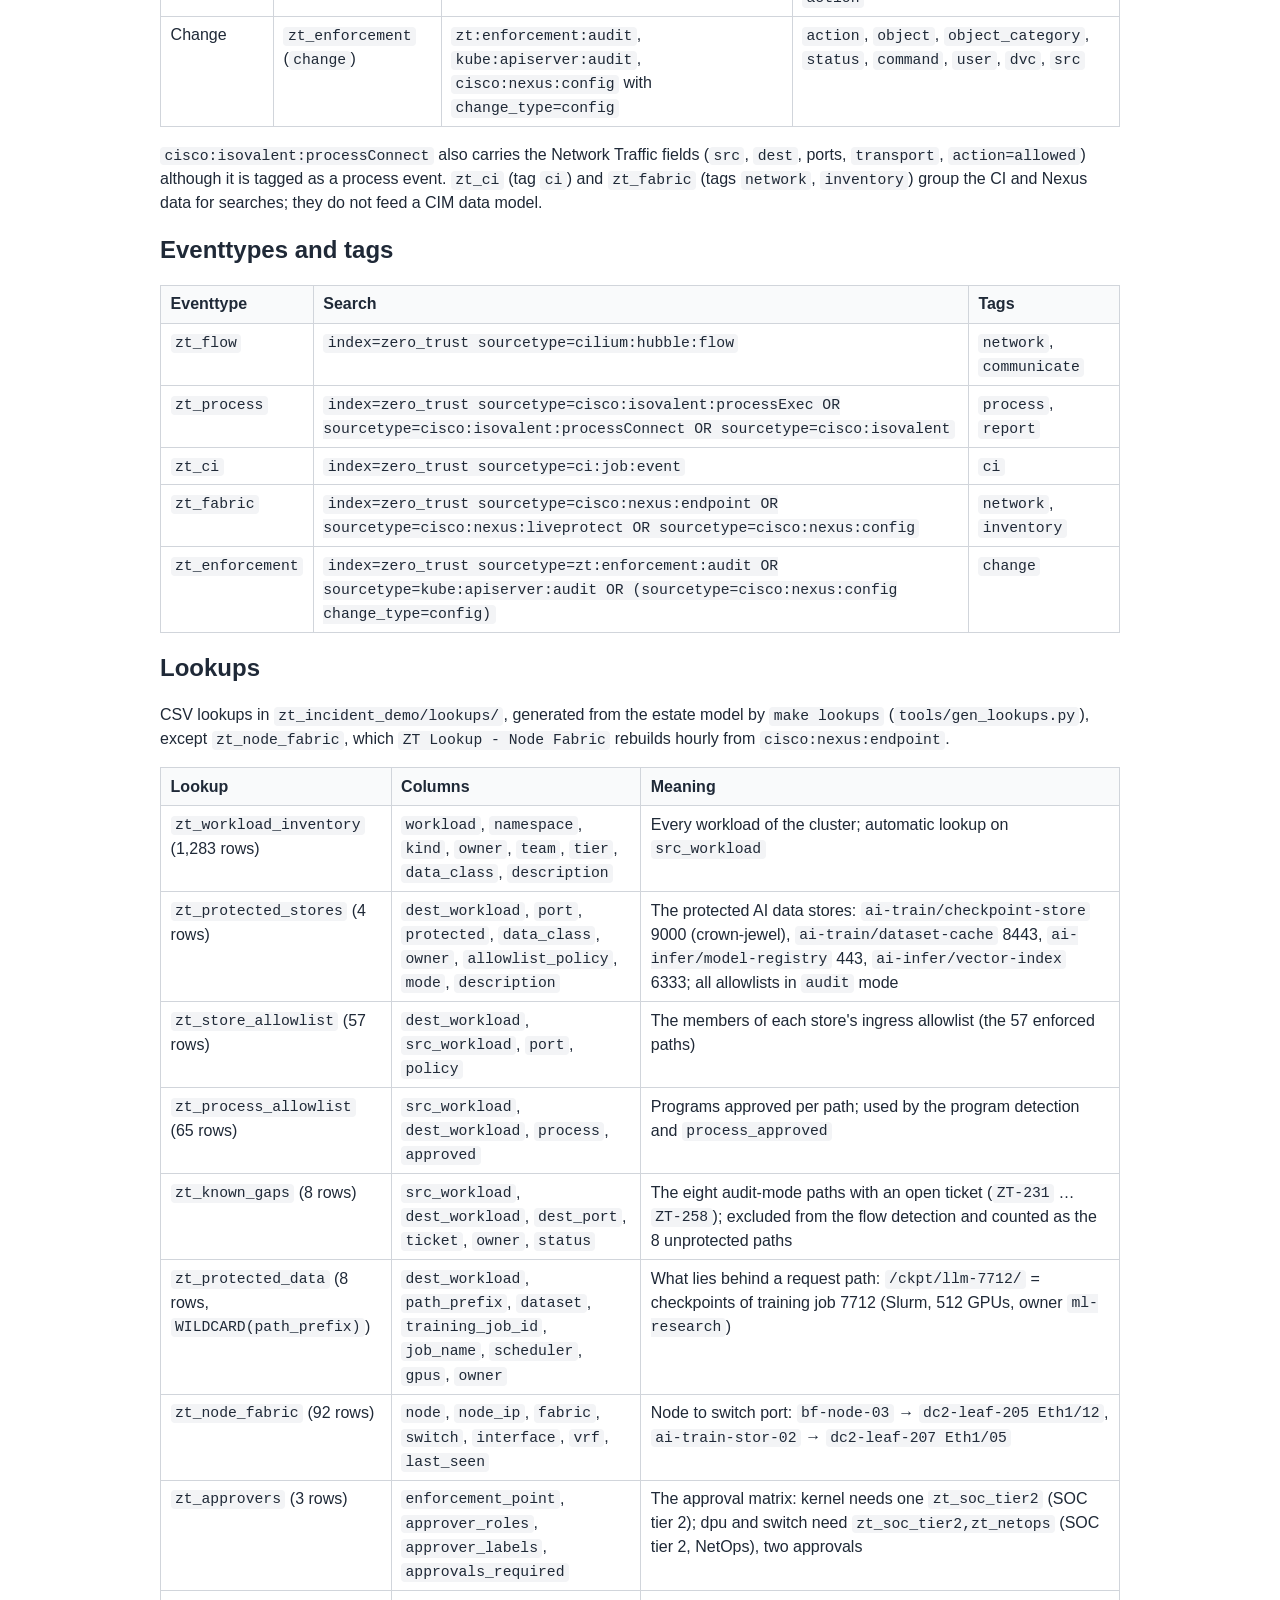
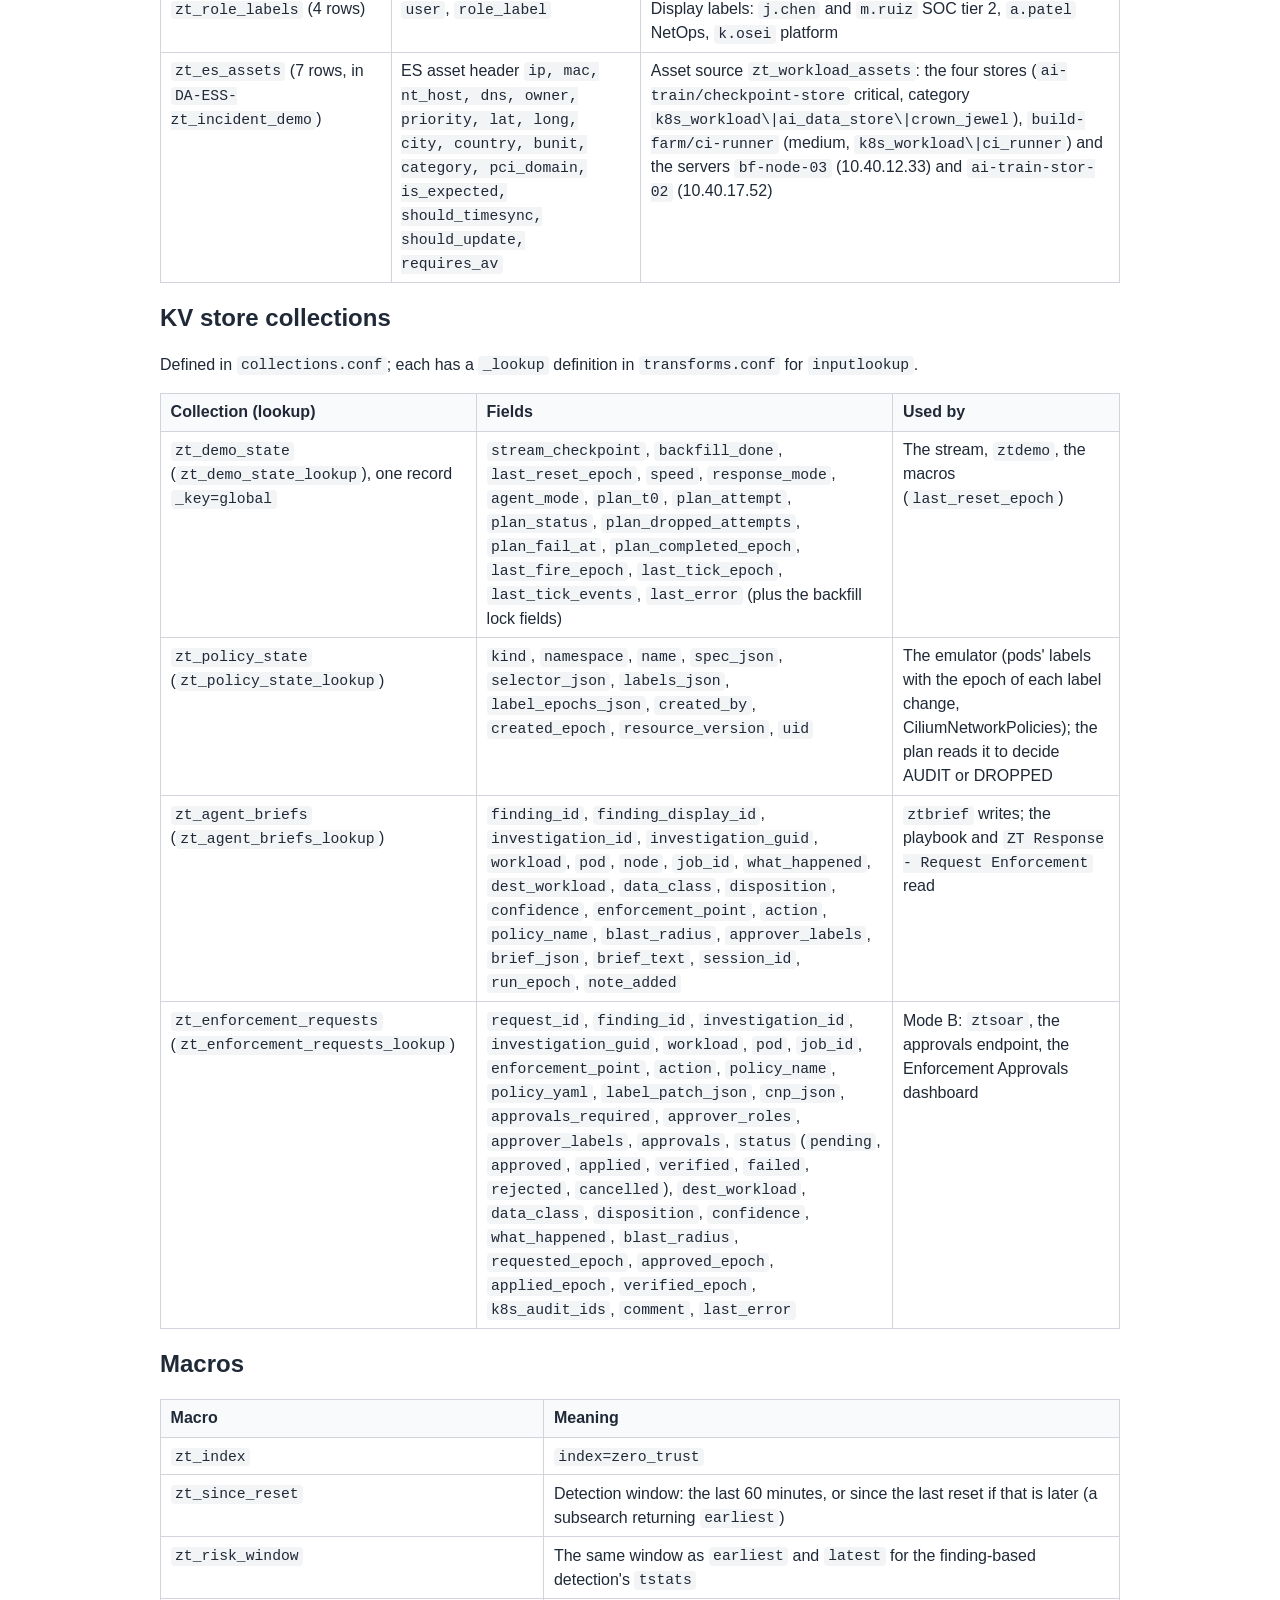
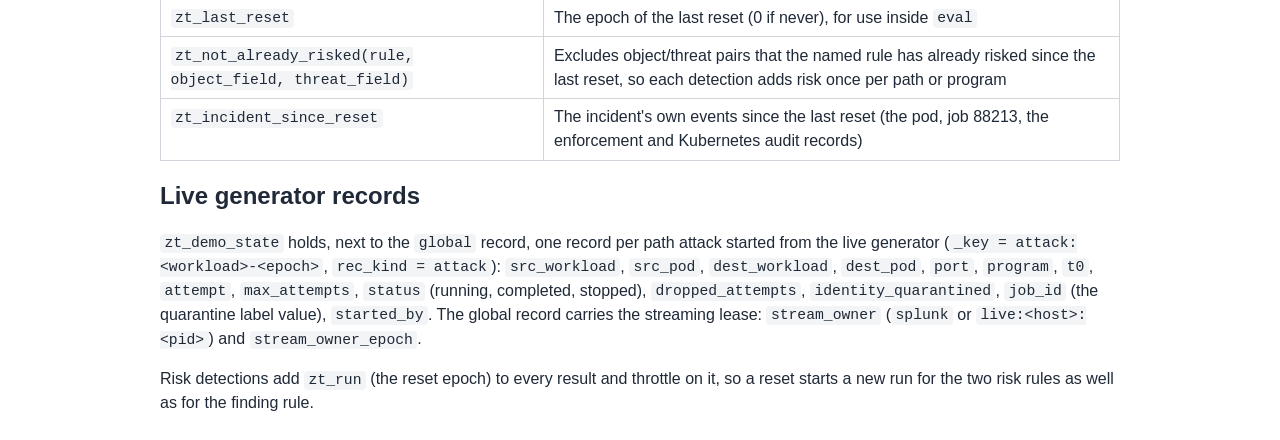
<file: docs/field_reference.html>
<!DOCTYPE html>
<html lang="en"><head><meta charset="utf-8"><meta name="viewport" content="width=device-width,initial-scale=1"><title>field reference</title><style>body{font-family:-apple-system,BlinkMacSystemFont,'Segoe UI',Roboto,Helvetica,Arial,sans-serif;max-width:960px;margin:2rem auto;padding:0 1rem;line-height:1.5;color:#1f2937;background:#fff}
code,pre{font-family:ui-monospace,SFMono-Regular,Menlo,monospace;font-size:.92em}pre{background:#f3f4f6;padding:.75rem;overflow-x:auto;border-radius:6px}code{background:#f3f4f6;padding:.1em .3em;border-radius:4px}pre code{background:none;padding:0}
table{border-collapse:collapse;margin:1rem 0;width:100%}th,td{border:1px solid #d1d5db;padding:.4rem .6rem;text-align:left;vertical-align:top}th{background:#f9fafb}h1,h2,h3{line-height:1.25}a{color:#0b5cad}
@media (prefers-color-scheme: dark){body{background:#0f172a;color:#e5e7eb}pre,code{background:#1e293b}th{background:#1e293b}th,td{border-color:#334155}a{color:#7dd3fc}}</style></head><body><h1 id="field-reference">Field reference</h1>
<p>Every sourcetype, raw key, normalized field, CIM mapping, eventtype, tag, lookup and KV collection of the Zero Trust Incident demo, as defined in <code>zt_incident_demo/default/props.conf</code>, <code>transforms.conf</code>, <code>eventtypes.conf</code>, <code>tags.conf</code>, <code>collections.conf</code>, <code>macros.conf</code> and the lookups. Canonical values are those of the story (design document section 3).</p>
<h2 id="index-and-envelope">Index and envelope</h2>
<p>All events are JSON, sent to HTTP Event Collector's <code>/services/collector/event</code> endpoint by the generator (<code>bin/ztgen/builders.py</code>), the emulator and the response code. The envelope carries <code>time</code> (epoch seconds with milliseconds), <code>host</code>, <code>source</code>, <code>sourcetype</code> and <code>index</code>. The index is <code>zero_trust</code> for every event sourcetype; <code>zt_summary</code> receives the posture rollup (source <code>ZT Posture - Rollup</code>, <code>stash</code> sourcetype through <code>collect</code>). The scripted input's own sourcetype <code>zt:stream</code> (index <code>main</code>) never carries events: the input prints nothing to stdout.</p>
<p>Props common to every sourcetype: <code>KV_MODE = json</code>, <code>TRUNCATE = 0</code>, <code>SHOULD_LINEMERGE = false</code>, <code>LINE_BREAKER = ([\r\n]+)</code>, and <code>TIME_PREFIX</code> / <code>TIME_FORMAT</code> as a fallback for raw ingestion of the same JSON (the HEC envelope time is authoritative). Hubble and Tetragon timestamps are nanoseconds (<code>%Y-%m-%dT%H:%M:%S.%9NZ</code>); Tetragon's <code>TIME_PREFIX</code> is anchored to <code>},\s*"time":\s*"</code> so the process <code>start_time</code> never matches.</p>
<h2 id="sourcetypes">Sourcetypes</h2>
<table>
<thead>
<tr>
<th>Sourcetype</th>
<th>What it is</th>
<th>In production it arrives through</th>
<th>host / source</th>
<th>Per 24 h (background)</th>
</tr>
</thead>
<tbody>
<tr>
<td><code>cilium:hubble:flow</code></td>
<td>Hubble flow, exporter JSON</td>
<td>Hubble exporter → collector → HEC</td>
<td>node / <code>hubble-exporter</code></td>
<td>83,812: 11,400 ingress FORWARDED at protected stores, 2,306 ingress AUDIT on the eight known gaps, 13,706 egress FORWARDED for those connections, 55,000 other egress, 1,400 DROPPED (default deny between tenant namespaces)</td>
</tr>
<tr>
<td><code>cisco:isovalent:processExec</code></td>
<td>Tetragon process execution</td>
<td>Cisco Security Cloud App (Isovalent Runtime Security)</td>
<td>node / <code>tetragon</code></td>
<td>12,000</td>
</tr>
<tr>
<td><code>cisco:isovalent:processConnect</code></td>
<td>Tetragon socket connect with the program behind it</td>
<td>Cisco Security Cloud App</td>
<td>node / <code>tetragon</code></td>
<td>13,706 (one per protected-path connection)</td>
</tr>
<tr>
<td><code>cisco:isovalent</code></td>
<td>Tetragon kprobe (enforcement actions, <code>KPROBE_ACTION_SIGKILL</code>)</td>
<td>Cisco Security Cloud App</td>
<td>node / <code>tetragon</code></td>
<td>2</td>
</tr>
<tr>
<td><code>ci:job:event</code></td>
<td>CI job webhook (GitLab job hook format plus <code>merge_request</code>)</td>
<td>CI webhooks → HEC</td>
<td><code>git.corp.internal</code> / <code>ci:job_hook</code></td>
<td>1,400 jobs, 2 or 3 events each</td>
</tr>
<tr>
<td><code>cisco:nexus:endpoint</code></td>
<td>Nexus Dashboard endpoint inventory: which server is on which switch port</td>
<td>Cisco data center networking add-on</td>
<td>switch / <code>nexus-dashboard</code></td>
<td>2,208 (one snapshot per node per hour, 92 nodes)</td>
</tr>
<tr>
<td><code>cisco:nexus:liveprotect</code></td>
<td>Live Protect status per switch</td>
<td>Nexus Dashboard export</td>
<td>switch / <code>nexus-dashboard</code></td>
<td>6</td>
</tr>
<tr>
<td><code>cisco:nexus:config</code></td>
<td>Switch configuration change</td>
<td>Cisco data center networking add-on</td>
<td>switch / <code>nexus</code></td>
<td>10 (4 enforcement, 6 routine)</td>
</tr>
<tr>
<td><code>cisco:dc:nd:advisories</code></td>
<td>Nexus Dashboard advisory (PSIRT) for switches of the fabric, in the Cisco DC Networking app's schema</td>
<td>Cisco DC Networking app (Splunkbase 7777)</td>
<td><code>nd-dc2</code> / <code>nexus-dashboard</code></td>
<td>16 (4 advisories at each of 4 polls)</td>
</tr>
<tr>
<td><code>cisco:dc:nd:anomalies</code></td>
<td>Nexus Dashboard anomaly, raised and cleared, in the Cisco DC Networking app's schema</td>
<td>Cisco DC Networking app</td>
<td><code>nd-dc2</code> / <code>nexus-dashboard</code></td>
<td>10 (5 anomalies, raised and cleared)</td>
</tr>
<tr>
<td><code>kube:apiserver:audit</code></td>
<td>Kubernetes API audit event (<code>audit.k8s.io/v1</code>)</td>
<td>API server audit log → HEC; live ones from the emulator</td>
<td><code>kube-apiserver</code> / <code>k8s-audit</code></td>
<td>about 37</td>
</tr>
<tr>
<td><code>zt:enforcement:audit</code></td>
<td>The enforcement audit trail, one event per state change</td>
<td>SOAR playbook (Mode A) or the app's response code (Mode B)</td>
<td><code>soar</code> or <code>splunk</code> / <code>zt_quarantine_workload</code></td>
<td>64 (16 actions × 4 states)</td>
</tr>
</tbody>
</table>
<p>The Tetragon sourcetype names are the Cisco Security Cloud App's; their props sit in a marked block of <code>props.conf</code>, kept with that app installed because it does not provide the zero trust fields (see the README). The <code>cisco:nexus:*</code> names are this build's own; the two <code>cisco:dc:nd:*</code> sourcetypes use the Cisco DC Networking app's names and fields, so its props (severity normalisation, <code>calculated_severity</code>, <code>node_names</code>, <code>signature</code>) and Secure Networking Essentials read them.</p>
<h2 id="raw-json-keys-summarised">Raw JSON keys, summarised</h2>
<p><strong><code>cilium:hubble:flow</code></strong> — <code>{"flow": {...}, "node_name": "&lt;cluster&gt;/&lt;node&gt;", "time": "&lt;RFC 3339 ns&gt;"}</code>. Inside <code>flow</code>: <code>time</code>, <code>uuid</code>, <code>verdict</code> (<code>FORWARDED</code>, <code>AUDIT</code>, <code>DROPPED</code>), <code>IP.source</code>, <code>IP.destination</code>, <code>IP.ipVersion</code>, <code>l4.TCP.source_port</code>, <code>l4.TCP.destination_port</code>, <code>l4.TCP.flags</code> (or <code>l4.UDP.*</code>), <code>source</code> and <code>destination</code> objects (<code>ID</code> on the local endpoint only, <code>identity</code>, <code>cluster_name</code>, <code>namespace</code>, <code>labels[]</code> in <code>k8s:key=value</code> form, <code>pod_name</code>, <code>workloads[].name</code>, <code>workloads[].kind</code>), <code>Type</code> (<code>L3_L4</code>), <code>node_name</code>, <code>node_labels[]</code>, <code>event_type.type</code> (5 for policy verdicts, 1 for drops) and <code>event_type.sub_type</code>, <code>traffic_direction</code> (<code>INGRESS</code>, <code>EGRESS</code>), <code>policy_match_type</code>, <code>is_reply</code>, <code>Summary</code>, and, when present, <code>egress_allowed_by[]</code>, <code>ingress_allowed_by[]</code>, <code>egress_denied_by[]</code>, <code>ingress_denied_by[]</code> (each with <code>name</code>, <code>namespace</code>, <code>labels[]</code>, <code>revision</code>, <code>kind</code>), <code>drop_reason</code> (181) and <code>drop_reason_desc</code> (<code>POLICY_DENY</code>). The incident's ingress AUDIT flow at the store has identities 48213 → 30719; the DROPPED flows after the quarantine carry source identity 48291 and the label <code>k8s:zt-quarantine=88213</code>.</p>
<p><strong><code>cisco:isovalent:processExec</code></strong>, <strong><code>cisco:isovalent:processConnect</code></strong>, <strong><code>cisco:isovalent</code></strong> — <code>{"process_exec" | "process_connect" | "process_kprobe": {...}, "node_name", "time", "cluster_name", "node_labels": {...}}</code>. The <code>process</code> and <code>parent</code> objects carry <code>exec_id</code>, <code>pid</code>, <code>uid</code>, <code>cwd</code>, <code>binary</code>, <code>arguments</code>, <code>flags</code>, <code>start_time</code>, <code>auid</code>, <code>pod</code> (<code>namespace</code>, <code>name</code>, <code>container.id</code>, <code>container.name</code>, <code>container.image.id</code>, <code>container.image.name</code>, <code>container.start_time</code>, <code>container.pid</code>, <code>pod_labels</code>, <code>workload</code>, <code>workload_kind</code>), <code>docker</code>, <code>parent_exec_id</code>, <code>tid</code>. <code>process_connect</code> adds <code>source_ip</code>, <code>source_port</code>, <code>destination_ip</code>, <code>destination_port</code>, <code>sock_cookie</code>, <code>protocol</code> and <code>destination_pod</code> (<code>namespace</code>, <code>name</code>, <code>pod_labels</code>, <code>workload</code>, <code>workload_kind</code>). <code>process_kprobe</code> adds <code>function_name</code> (<code>security_bprm_check</code>), <code>action</code> (<code>KPROBE_ACTION_SIGKILL</code>) and <code>policy_name</code>.</p>
<p><strong><code>ci:job:event</code></strong> — <code>object_kind</code> (<code>build</code>), <code>ref</code>, <code>tag</code>, <code>sha</code>, <code>build_id</code>, <code>build_name</code>, <code>build_stage</code>, <code>build_status</code> (<code>running</code>, <code>success</code>, <code>failed</code>), <code>build_created_at</code>, <code>build_started_at</code>, <code>build_finished_at</code>, <code>build_duration</code>, <code>build_failure_reason</code> (<code>script_failure</code>), <code>pipeline_id</code>, <code>project_id</code>, <code>project_name</code>, <code>project.path_with_namespace</code>, <code>project.web_url</code>, <code>user.username</code>, <code>user.name</code>, <code>commit.sha</code>, <code>commit.message</code>, <code>commit.author_name</code>, <code>runner.id</code>, <code>runner.description</code> (the pod), <code>runner.runner_type</code>, <code>runner.tags[]</code>, <code>merge_request.iid</code>, <code>merge_request.title</code>, <code>merge_request.source_branch</code>, <code>merge_request.target_branch</code>, <code>merge_request.url</code>, <code>job_script</code>.</p>
<p><strong><code>cisco:nexus:endpoint</code></strong> — <code>timestamp</code>, <code>source</code> (<code>nexus-dashboard</code>), <code>fabric</code>, <code>switch</code>, <code>interface</code>, <code>hostname</code>, <code>endpoint_ip</code>, <code>endpoint_mac</code>, <code>vlan</code>, <code>vrf</code>, <code>learned</code>, <code>state</code>.</p>
<p><strong><code>cisco:nexus:liveprotect</code></strong> — <code>timestamp</code>, <code>source</code>, <code>fabric</code>, <code>switch</code>, <code>feature</code> (<code>live_protect</code>), <code>advisory_id</code> (<code>NX-LP-00nn</code>), <code>component</code>, <code>shield</code>, <code>status</code>.</p>
<p><strong><code>cisco:nexus:config</code></strong> — <code>timestamp</code>, <code>device</code>, <code>user</code>, <code>change</code>, <code>diff_summary</code>, <code>source</code> (<code>nexus</code>), plus <code>change_type</code> and <code>ticket</code> on every change (<code>ticket</code> is the finding id for enforcement changes, a change number otherwise).</p>
<p><strong><code>cisco:dc:nd:advisories</code></strong> — <code>advisoryId</code> (for example <code>cisco-sa-nxos-bgp-dos-3fzrsx</code>), <code>title</code>, <code>advisoryStr</code>, <code>category</code> (<code>PSIRT</code>), <code>severity</code> as Nexus Dashboard reports it (<code>major</code>, <code>minor</code>, <code>warning</code>; the DC Networking app turns it into <code>calculated_severity</code> critical, high, medium), <code>resourceType</code>, <code>nodeNames[]</code>, <code>fabricName</code> (<code>dc2</code>), <code>insights_group</code>, <code>nd_host</code>, <code>vendor</code> (<code>CISCO_NX-OS</code>), <code>startTs</code> (first seen), <code>endTs</code> (the poll; the app's timestamp), <code>clearTs</code>, <code>cleared</code>, <code>acknowledged</code>, <code>verificationStatus</code>, <code>assignee</code>. Four advisories, one per component that Live Protect shields (BGP on dc2-leaf-201 and 205, LLDP on 202 and 203, SNMP on 207, SSH on 208), at 00:30, 06:30, 12:30 and 18:30.</p>
<p><strong><code>cisco:dc:nd:anomalies</code></strong> — <code>anomalyId</code>, <code>anomalyType</code>, <code>anomalyStr</code>, <code>category</code>, <code>severity</code>, <code>anomalyScore</code>, <code>entityName</code>, <code>resourceType</code>, <code>nodeNames[]</code>, <code>fabricName</code>, <code>insights_group</code>, <code>nd_host</code>, <code>vendor</code>, <code>mnemonicTitle</code> and <code>mnemonicNum</code> (the app's <code>signature</code> and <code>signature_id</code>), <code>startTs</code>, <code>endTs</code>, <code>clearTs</code>, <code>cleared</code>, <code>acknowledged</code>, <code>verificationStatus</code>, <code>assignee</code>. Five anomalies a day, each raised and later cleared: a duplicate IP behind dc2-leaf-202 (03:12), the BGP peer 10.40.19.44 down on dc2-leaf-206 until the 08:15 neighbour fix, policy CAM at 81% on dc2-leaf-205 (11:02), the MTU mismatch on dc2-leaf-208 Eth1/26 until the 16:05 change, and CRC errors on dc2-leaf-203 Eth1/7 until the 17:33 shutdown.</p>
<p><strong><code>kube:apiserver:audit</code></strong> — <code>kind</code> (<code>Event</code>), <code>apiVersion</code> (<code>audit.k8s.io/v1</code>), <code>level</code>, <code>auditID</code>, <code>stage</code> (<code>ResponseComplete</code>), <code>requestURI</code>, <code>verb</code> (<code>create</code>, <code>patch</code>, <code>delete</code>), <code>user.username</code>, <code>user.groups[]</code>, <code>sourceIPs[]</code>, <code>userAgent</code>, <code>objectRef</code> (<code>resource</code>, <code>namespace</code>, <code>name</code>, <code>apiGroup</code>, <code>apiVersion</code>), <code>responseStatus.code</code>, <code>requestReceivedTimestamp</code>, <code>stageTimestamp</code>, <code>annotations</code> (<code>authorization.k8s.io/decision</code>, <code>authorization.k8s.io/reason</code>). The quarantine produces a <code>patch</code> on <code>pods/ci-runner-7d9f8-xk2lq</code> (200) and a <code>create</code> of <code>ciliumnetworkpolicies/zt-quarantine-ci-runner-88213</code> (201) by <code>system:serviceaccount:soar:zt-enforcer</code>; the reset produces a <code>delete</code> and a <code>patch</code> by <code>k.osei</code>.</p>
<p><strong><code>zt:enforcement:audit</code></strong> — <code>time</code>, <code>request_id</code> (<code>ZTR-&lt;yyyymmdd&gt;-&lt;nnnn&gt;</code>), <code>finding_id</code>, <code>investigation_id</code>, <code>state</code> (<code>requested</code>, <code>approved</code>, <code>rejected</code>, <code>refused</code>, <code>applied</code>, <code>verified</code>, <code>failed</code>, <code>released</code>), <code>enforcement_point</code> (<code>kernel</code>, <code>dpu</code>, <code>switch</code>), <code>action</code>, <code>target</code> (<code>namespace/pod</code>), <code>workload</code> (<code>namespace/workload</code>), <code>policy_name</code>, <code>approved_by</code>, <code>approver_role</code>, <code>approved_at</code>, <code>executed_by</code> (<code>soar</code> or <code>splunk</code>), <code>playbook</code>, <code>run_id</code>, <code>k8s_audit_ids[]</code>, <code>comment</code>, <code>status</code>.</p>
<h2 id="normalized-fields-per-sourcetype">Normalized fields per sourcetype</h2>
<p>All are <code>EVAL-</code> calculated fields or automatic lookups in <code>props.conf</code>. Lookups run after the evals, so they can use them.</p>
<h3 id="ciliumhubbleflow"><code>cilium:hubble:flow</code></h3>
<table>
<thead>
<tr>
<th>Field</th>
<th>Source expression</th>
<th>Meaning</th>
</tr>
</thead>
<tbody>
<tr>
<td><code>verdict</code></td>
<td><code>flow.verdict</code></td>
<td><code>FORWARDED</code>, <code>AUDIT</code> or <code>DROPPED</code></td>
</tr>
<tr>
<td><code>traffic_direction</code></td>
<td><code>flow.traffic_direction</code></td>
<td><code>INGRESS</code> (observed at the destination's node) or <code>EGRESS</code> (at the source's node)</td>
</tr>
<tr>
<td><code>direction</code></td>
<td><code>lower(flow.traffic_direction)</code></td>
<td>CIM direction</td>
</tr>
<tr>
<td><code>src_ip</code>, <code>dest_ip</code></td>
<td><code>flow.IP.source</code>, <code>flow.IP.destination</code></td>
<td>Pod IPs</td>
</tr>
<tr>
<td><code>src_port</code>, <code>dest_port</code></td>
<td><code>coalesce(flow.l4.TCP.*, flow.l4.UDP.*)</code></td>
<td>Ports</td>
</tr>
<tr>
<td><code>transport</code></td>
<td><code>udp</code> if a UDP block exists, else <code>tcp</code></td>
<td>CIM transport</td>
</tr>
<tr>
<td><code>src_identity</code>, <code>dest_identity</code></td>
<td><code>flow.source.identity</code>, <code>flow.destination.identity</code></td>
<td>Cilium security identities (48213, 30719; 48291 after the quarantine label)</td>
</tr>
<tr>
<td><code>src_namespace</code>, <code>src_pod</code>, <code>dest_namespace</code>, <code>dest_pod</code></td>
<td><code>flow.source.namespace</code>, <code>flow.source.pod_name</code>, …</td>
<td>Kubernetes namespace and pod on each side</td>
</tr>
<tr>
<td><code>src_workload</code>, <code>dest_workload</code></td>
<td><code>namespace + "/" + first workloads{}.name</code>, null without a workload</td>
<td>The entity used everywhere: <code>build-farm/ci-runner</code>, <code>ai-train/checkpoint-store</code></td>
</tr>
<tr>
<td><code>src_labels</code>, <code>dest_labels</code></td>
<td><code>flow.source.labels{}</code>, <code>flow.destination.labels{}</code></td>
<td>Multivalue <code>k8s:</code> labels</td>
</tr>
<tr>
<td><code>node</code></td>
<td><code>node_name</code> without the <code>cluster/</code> prefix</td>
<td>The observing node (<code>bf-node-03</code>, <code>ai-train-stor-02</code>)</td>
</tr>
<tr>
<td><code>cluster</code></td>
<td><code>flow.source.cluster_name</code></td>
<td><code>ai-platform-dc2</code></td>
</tr>
<tr>
<td><code>policy_allowed</code></td>
<td><code>mvdedup(egress_allowed_by{}.name + ingress_allowed_by{}.name)</code></td>
<td>Names of the allowing policies (<code>build-farm-egress-internal</code>)</td>
</tr>
<tr>
<td><code>policy_denied</code></td>
<td><code>mvdedup(egress_denied_by{}.name + ingress_denied_by{}.name)</code></td>
<td>Names of the denying policies (<code>zt-quarantine-ci-runner-88213</code>)</td>
</tr>
<tr>
<td><code>drop_reason</code></td>
<td><code>flow.drop_reason_desc</code></td>
<td><code>POLICY_DENY</code> on drops</td>
</tr>
<tr>
<td><code>would_deny</code></td>
<td><code>1</code> if verdict is <code>AUDIT</code>, else <code>0</code></td>
<td>The allowlist would have denied it</td>
</tr>
<tr>
<td><code>action</code></td>
<td><code>blocked</code> if <code>DROPPED</code>, else <code>allowed</code></td>
<td>CIM action</td>
</tr>
<tr>
<td><code>src</code>, <code>dest</code></td>
<td>the IPs</td>
<td>CIM</td>
</tr>
<tr>
<td><code>dvc</code></td>
<td>the node</td>
<td>CIM</td>
</tr>
<tr>
<td><code>app</code></td>
<td>destination workload name, or <code>unknown</code></td>
<td>CIM</td>
</tr>
<tr>
<td><code>flow_uuid</code></td>
<td><code>flow.uuid</code></td>
<td>Exporter UUID of the flow</td>
</tr>
<tr>
<td><code>dest_protected</code>, <code>dest_data_class</code>, <code>allowlist_policy</code>, <code>allowlist_mode</code>, <code>dest_owner</code></td>
<td>lookup <code>zt_protected_stores</code> on <code>dest_workload</code></td>
<td><code>true</code>, <code>crown-jewel</code>, <code>checkpoint-store-ingress-allowlist</code>, <code>audit</code>, <code>ml-platform</code> for the store</td>
</tr>
<tr>
<td><code>src_owner</code>, <code>src_team</code>, <code>src_kind</code></td>
<td>lookup <code>zt_workload_inventory</code> on <code>src_workload</code></td>
<td>Owner, team and kind of the source workload</td>
</tr>
</tbody>
</table>
<h3 id="ciscoisovalentprocessexec"><code>cisco:isovalent:processExec</code></h3>
<table>
<thead>
<tr>
<th>Field</th>
<th>Source expression</th>
<th>Meaning</th>
</tr>
</thead>
<tbody>
<tr>
<td><code>process</code>, <code>process_path</code></td>
<td><code>process_exec.process.binary</code></td>
<td>Full path of the program (<code>/usr/bin/curl</code>)</td>
</tr>
<tr>
<td><code>process_name</code>, <code>process_exec</code></td>
<td>basename of the binary</td>
<td><code>curl</code></td>
</tr>
<tr>
<td><code>process_args</code></td>
<td><code>process_exec.process.arguments</code></td>
<td>Arguments (the checkpoint URL)</td>
</tr>
<tr>
<td><code>process_id</code></td>
<td><code>process_exec.process.pid</code></td>
<td>PID</td>
</tr>
<tr>
<td><code>parent_process</code></td>
<td>parent <code>binary + " " + arguments</code></td>
<td><code>/bin/sh -c ./scripts/postbuild.sh</code></td>
</tr>
<tr>
<td><code>parent_process_name</code>, <code>parent_process_id</code></td>
<td>parent basename, parent pid</td>
<td></td>
</tr>
<tr>
<td><code>container_image</code>, <code>container_id</code></td>
<td><code>…pod.container.image.name</code>, <code>…pod.container.id</code></td>
<td><code>registry.corp.internal/ci/build-base:2026.09</code></td>
</tr>
<tr>
<td><code>src_namespace</code>, <code>src_pod</code>, <code>src_workload</code></td>
<td><code>…process.pod.namespace</code>, <code>…pod.name</code>, <code>namespace/workload</code></td>
<td></td>
</tr>
<tr>
<td><code>pod_name</code>, <code>pod_namespace</code>, <code>pod_image_name</code></td>
<td><code>…process.pod.name</code>, <code>…pod.namespace</code>, <code>…pod.container.image.name</code></td>
<td>The names Splunk Security Content (ESCU) Cisco Isovalent detections read; same values as <code>src_pod</code>, <code>src_namespace</code>, <code>container_image</code></td>
</tr>
<tr>
<td><code>node</code>, <code>cluster</code></td>
<td><code>node_name</code>, <code>cluster_name</code></td>
<td></td>
</tr>
<tr>
<td><code>dest</code></td>
<td><code>node_name</code></td>
<td>CIM Endpoint host</td>
</tr>
<tr>
<td><code>user</code></td>
<td><code>"uid:" + uid</code></td>
<td>CIM user</td>
</tr>
<tr>
<td><code>exec_id</code>, <code>cwd</code></td>
<td><code>…process.exec_id</code>, <code>…process.cwd</code></td>
<td>Tetragon execution ID; working directory (<code>/builds/ml-infra/train-utils</code>)</td>
</tr>
<tr>
<td><code>src_owner</code>, <code>src_team</code>, <code>src_kind</code></td>
<td>lookup <code>zt_workload_inventory</code> on <code>src_workload</code></td>
<td></td>
</tr>
</tbody>
</table>
<h3 id="ciscoisovalentprocessconnect"><code>cisco:isovalent:processConnect</code></h3>
<p>All the <code>processExec</code> fields, read from <code>process_connect.*</code>, plus:</p>
<table>
<thead>
<tr>
<th>Field</th>
<th>Source expression</th>
<th>Meaning</th>
</tr>
</thead>
<tbody>
<tr>
<td><code>src_ip</code>, <code>src_port</code>, <code>dest_ip</code>, <code>dest_port</code></td>
<td><code>process_connect.source_ip</code>, <code>source_port</code>, <code>destination_ip</code>, <code>destination_port</code></td>
<td>The socket</td>
</tr>
<tr>
<td><code>transport</code></td>
<td><code>lower(process_connect.protocol)</code></td>
<td><code>tcp</code></td>
</tr>
<tr>
<td><code>dest_namespace</code>, <code>dest_pod</code>, <code>dest_workload</code></td>
<td><code>process_connect.destination_pod.*</code></td>
<td><code>ai-train</code>, <code>checkpoint-store-1</code>, <code>ai-train/checkpoint-store</code></td>
</tr>
<tr>
<td><code>src</code>, <code>dest</code>, <code>dvc</code></td>
<td>the IPs; <code>node_name</code></td>
<td>CIM Network Traffic</td>
</tr>
<tr>
<td><code>action</code></td>
<td><code>allowed</code></td>
<td>CIM</td>
</tr>
<tr>
<td><code>dest_protected</code>, <code>dest_data_class</code>, <code>allowlist_policy</code>, <code>allowlist_mode</code>, <code>dest_owner</code></td>
<td>lookup <code>zt_protected_stores</code> on <code>dest_workload</code></td>
<td></td>
</tr>
<tr>
<td><code>process_approved</code></td>
<td>lookup <code>zt_process_allowlist</code> on <code>src_workload</code>, <code>dest_workload</code>, <code>process</code></td>
<td><code>true</code> when the program is approved for that store; empty otherwise</td>
</tr>
</tbody>
</table>
<h3 id="ciscoisovalent-kprobe"><code>cisco:isovalent</code> (kprobe)</h3>
<table>
<thead>
<tr>
<th>Field</th>
<th>Source expression</th>
<th>Meaning</th>
</tr>
</thead>
<tbody>
<tr>
<td><code>process</code>, <code>process_name</code>, <code>process_args</code>, <code>parent_process</code></td>
<td><code>process_kprobe.process.*</code>, parent</td>
<td>The killed program</td>
</tr>
<tr>
<td><code>src_namespace</code>, <code>src_pod</code>, <code>src_workload</code>, <code>node</code>, <code>cluster</code></td>
<td>as above</td>
<td></td>
</tr>
<tr>
<td><code>kprobe_action</code></td>
<td><code>process_kprobe.action</code></td>
<td><code>KPROBE_ACTION_SIGKILL</code></td>
</tr>
<tr>
<td><code>policy_name</code></td>
<td><code>process_kprobe.policy_name</code></td>
<td>The Tetragon tracing policy</td>
</tr>
<tr>
<td><code>dest</code></td>
<td><code>node_name</code></td>
<td>CIM</td>
</tr>
<tr>
<td><code>action</code></td>
<td><code>blocked</code> on SIGKILL, else <code>allowed</code></td>
<td>CIM</td>
</tr>
<tr>
<td><code>event_sourcetype</code></td>
<td><code>cisco:isovalent:alert</code> on SIGKILL, else empty</td>
<td>Splunk Secure Networking Essentials counts an event as a runtime policy alert when <code>coalesce(event_sourcetype, sourcetype)</code> is <code>cisco:isovalent:alert</code> (Runtime Detections card)</td>
</tr>
</tbody>
</table>
<h3 id="cijobevent"><code>ci:job:event</code></h3>
<table>
<thead>
<tr>
<th>Field</th>
<th>Source expression</th>
<th>Meaning</th>
</tr>
</thead>
<tbody>
<tr>
<td><code>job_id</code></td>
<td><code>build_id</code></td>
<td>88213</td>
</tr>
<tr>
<td><code>job_name</code>, <code>job_stage</code>, <code>job_status</code></td>
<td><code>build_name</code>, <code>build_stage</code>, <code>build_status</code></td>
<td><code>package</code>, <code>post-build</code>, <code>running</code> / <code>failed</code></td>
</tr>
<tr>
<td><code>pod</code></td>
<td><code>runner.description</code></td>
<td><code>ci-runner-7d9f8-xk2lq</code></td>
</tr>
<tr>
<td><code>project</code></td>
<td><code>project.path_with_namespace</code></td>
<td><code>ml-infra/train-utils</code></td>
</tr>
<tr>
<td><code>mr</code>, <code>mr_title</code>, <code>mr_url</code></td>
<td><code>merge_request.iid</code>, <code>.title</code>, <code>.url</code></td>
<td>4417, "postbuild: cache model shards for integration tests"</td>
</tr>
<tr>
<td><code>author</code></td>
<td><code>user.username</code></td>
<td><code>contractor-dev-17</code></td>
</tr>
<tr>
<td><code>commit</code>, <code>commit_short</code></td>
<td><code>commit.sha</code>, first 7 characters</td>
<td><code>9f1c2ab</code></td>
</tr>
<tr>
<td><code>failure_reason</code>, <code>duration</code>, <code>script</code></td>
<td><code>build_failure_reason</code>, <code>build_duration</code>, <code>job_script</code></td>
<td><code>script_failure</code>, seconds, <code>scripts/postbuild.sh</code></td>
</tr>
</tbody>
</table>
<h3 id="cisconexusendpoint-cisconexusliveprotect-cisconexusconfig"><code>cisco:nexus:endpoint</code>, <code>cisco:nexus:liveprotect</code>, <code>cisco:nexus:config</code></h3>
<table>
<thead>
<tr>
<th>Sourcetype</th>
<th>Field</th>
<th>Source expression</th>
<th>Meaning</th>
</tr>
</thead>
<tbody>
<tr>
<td>endpoint</td>
<td><code>node</code>, <code>node_ip</code></td>
<td><code>hostname</code>, <code>endpoint_ip</code></td>
<td>The server on the port</td>
</tr>
<tr>
<td>endpoint, liveprotect</td>
<td><code>dvc</code></td>
<td><code>switch</code></td>
<td>CIM device</td>
</tr>
<tr>
<td>config</td>
<td><code>dvc</code>, <code>object</code></td>
<td><code>device</code></td>
<td>The switch</td>
</tr>
<tr>
<td>config</td>
<td><code>action</code>, <code>object_category</code>, <code>status</code></td>
<td>constants <code>modified</code>, <code>network device</code>, <code>success</code></td>
<td>CIM Change</td>
</tr>
<tr>
<td>config</td>
<td><code>command</code></td>
<td><code>change</code></td>
<td>The configuration line</td>
</tr>
</tbody>
</table>
<h3 id="kubeapiserveraudit"><code>kube:apiserver:audit</code></h3>
<table>
<thead>
<tr>
<th>Field</th>
<th>Source expression</th>
<th>Meaning</th>
</tr>
</thead>
<tbody>
<tr>
<td><code>k8s_verb</code>, <code>k8s_user</code>, <code>k8s_resource</code>, <code>k8s_name</code>, <code>k8s_namespace</code></td>
<td><code>verb</code>, <code>user.username</code>, <code>objectRef.*</code></td>
<td>The call</td>
</tr>
<tr>
<td><code>status_code</code>, <code>audit_id</code></td>
<td><code>responseStatus.code</code>, <code>auditID</code></td>
<td>200 for the patch, 201 for the create</td>
</tr>
<tr>
<td><code>user</code></td>
<td><code>user.username</code></td>
<td>CIM</td>
</tr>
<tr>
<td><code>action</code></td>
<td><code>created</code> / <code>deleted</code> / <code>modified</code> from <code>verb</code></td>
<td>CIM Change</td>
</tr>
<tr>
<td><code>object</code>, <code>object_category</code></td>
<td><code>namespace/name</code>, <code>objectRef.resource</code></td>
<td><code>build-farm/zt-quarantine-ci-runner-88213</code>, <code>ciliumnetworkpolicies</code></td>
</tr>
<tr>
<td><code>status</code></td>
<td><code>success</code> below 300, else <code>failure</code></td>
<td>CIM</td>
</tr>
<tr>
<td><code>command</code></td>
<td><code>verb + " " + requestURI</code></td>
<td></td>
</tr>
<tr>
<td><code>src</code></td>
<td>first of <code>sourceIPs{}</code></td>
<td><code>10.40.2.18</code> for the enforcer</td>
</tr>
</tbody>
</table>
<h3 id="ztenforcementaudit"><code>zt:enforcement:audit</code></h3>
<table>
<thead>
<tr>
<th>Field</th>
<th>Source expression</th>
<th>Meaning</th>
</tr>
</thead>
<tbody>
<tr>
<td><code>approved_by_label</code></td>
<td><code>approved_by (approver_role)</code></td>
<td><code>j.chen (SOC tier 2)</code>, as shown on the posture dashboard</td>
</tr>
<tr>
<td><code>finding</code></td>
<td><code>finding_id</code></td>
<td></td>
</tr>
<tr>
<td><code>at</code></td>
<td><code>enforcement_point</code></td>
<td><code>kernel</code>, <code>dpu</code>, <code>switch</code></td>
</tr>
<tr>
<td><code>user</code></td>
<td><code>approved_by</code></td>
<td>CIM</td>
</tr>
<tr>
<td><code>object</code>, <code>object_category</code></td>
<td><code>target</code>, <code>workload</code></td>
<td>CIM Change</td>
</tr>
<tr>
<td><code>command</code></td>
<td><code>action</code></td>
<td></td>
</tr>
</tbody>
</table>
<h2 id="cim-mapping">CIM mapping</h2>
<table>
<thead>
<tr>
<th>Data model</th>
<th>Eventtype and tags</th>
<th>Sourcetypes</th>
<th>Fields provided</th>
</tr>
</thead>
<tbody>
<tr>
<td>Network Traffic</td>
<td><code>zt_flow</code> (<code>network</code>, <code>communicate</code>)</td>
<td><code>cilium:hubble:flow</code></td>
<td><code>src</code>, <code>dest</code>, <code>src_ip</code>, <code>dest_ip</code>, <code>src_port</code>, <code>dest_port</code>, <code>transport</code>, <code>action</code>, <code>direction</code>, <code>dvc</code>, <code>app</code></td>
</tr>
<tr>
<td>Endpoint (Processes)</td>
<td><code>zt_process</code> (<code>process</code>, <code>report</code>)</td>
<td><code>cisco:isovalent:processExec</code>, <code>cisco:isovalent:processConnect</code>, <code>cisco:isovalent</code></td>
<td><code>process</code>, <code>process_name</code>, <code>process_path</code>, <code>process_exec</code>, <code>process_id</code>, <code>process_args</code>, <code>parent_process</code>, <code>parent_process_name</code>, <code>parent_process_id</code>, <code>user</code>, <code>dest</code>, <code>action</code></td>
</tr>
<tr>
<td>Change</td>
<td><code>zt_enforcement</code> (<code>change</code>)</td>
<td><code>zt:enforcement:audit</code>, <code>kube:apiserver:audit</code>, <code>cisco:nexus:config</code> with <code>change_type=config</code></td>
<td><code>action</code>, <code>object</code>, <code>object_category</code>, <code>status</code>, <code>command</code>, <code>user</code>, <code>dvc</code>, <code>src</code></td>
</tr>
</tbody>
</table>
<p><code>cisco:isovalent:processConnect</code> also carries the Network Traffic fields (<code>src</code>, <code>dest</code>, ports, <code>transport</code>, <code>action=allowed</code>) although it is tagged as a process event. <code>zt_ci</code> (tag <code>ci</code>) and <code>zt_fabric</code> (tags <code>network</code>, <code>inventory</code>) group the CI and Nexus data for searches; they do not feed a CIM data model.</p>
<h2 id="eventtypes-and-tags">Eventtypes and tags</h2>
<table>
<thead>
<tr>
<th>Eventtype</th>
<th>Search</th>
<th>Tags</th>
</tr>
</thead>
<tbody>
<tr>
<td><code>zt_flow</code></td>
<td><code>index=zero_trust sourcetype=cilium:hubble:flow</code></td>
<td><code>network</code>, <code>communicate</code></td>
</tr>
<tr>
<td><code>zt_process</code></td>
<td><code>index=zero_trust sourcetype=cisco:isovalent:processExec OR sourcetype=cisco:isovalent:processConnect OR sourcetype=cisco:isovalent</code></td>
<td><code>process</code>, <code>report</code></td>
</tr>
<tr>
<td><code>zt_ci</code></td>
<td><code>index=zero_trust sourcetype=ci:job:event</code></td>
<td><code>ci</code></td>
</tr>
<tr>
<td><code>zt_fabric</code></td>
<td><code>index=zero_trust sourcetype=cisco:nexus:endpoint OR sourcetype=cisco:nexus:liveprotect OR sourcetype=cisco:nexus:config</code></td>
<td><code>network</code>, <code>inventory</code></td>
</tr>
<tr>
<td><code>zt_enforcement</code></td>
<td><code>index=zero_trust sourcetype=zt:enforcement:audit OR sourcetype=kube:apiserver:audit OR (sourcetype=cisco:nexus:config change_type=config)</code></td>
<td><code>change</code></td>
</tr>
</tbody>
</table>
<h2 id="lookups">Lookups</h2>
<p>CSV lookups in <code>zt_incident_demo/lookups/</code>, generated from the estate model by <code>make lookups</code> (<code>tools/gen_lookups.py</code>), except <code>zt_node_fabric</code>, which <code>ZT Lookup - Node Fabric</code> rebuilds hourly from <code>cisco:nexus:endpoint</code>.</p>
<table>
<thead>
<tr>
<th>Lookup</th>
<th>Columns</th>
<th>Meaning</th>
</tr>
</thead>
<tbody>
<tr>
<td><code>zt_workload_inventory</code> (1,283 rows)</td>
<td><code>workload</code>, <code>namespace</code>, <code>kind</code>, <code>owner</code>, <code>team</code>, <code>tier</code>, <code>data_class</code>, <code>description</code></td>
<td>Every workload of the cluster; automatic lookup on <code>src_workload</code></td>
</tr>
<tr>
<td><code>zt_protected_stores</code> (4 rows)</td>
<td><code>dest_workload</code>, <code>port</code>, <code>protected</code>, <code>data_class</code>, <code>owner</code>, <code>allowlist_policy</code>, <code>mode</code>, <code>description</code></td>
<td>The protected AI data stores: <code>ai-train/checkpoint-store</code> 9000 (crown-jewel), <code>ai-train/dataset-cache</code> 8443, <code>ai-infer/model-registry</code> 443, <code>ai-infer/vector-index</code> 6333; all allowlists in <code>audit</code> mode</td>
</tr>
<tr>
<td><code>zt_store_allowlist</code> (57 rows)</td>
<td><code>dest_workload</code>, <code>src_workload</code>, <code>port</code>, <code>policy</code></td>
<td>The members of each store's ingress allowlist (the 57 enforced paths)</td>
</tr>
<tr>
<td><code>zt_process_allowlist</code> (65 rows)</td>
<td><code>src_workload</code>, <code>dest_workload</code>, <code>process</code>, <code>approved</code></td>
<td>Programs approved per path; used by the program detection and <code>process_approved</code></td>
</tr>
<tr>
<td><code>zt_known_gaps</code> (8 rows)</td>
<td><code>src_workload</code>, <code>dest_workload</code>, <code>dest_port</code>, <code>ticket</code>, <code>owner</code>, <code>status</code></td>
<td>The eight audit-mode paths with an open ticket (<code>ZT-231</code> … <code>ZT-258</code>); excluded from the flow detection and counted as the 8 unprotected paths</td>
</tr>
<tr>
<td><code>zt_protected_data</code> (8 rows, <code>WILDCARD(path_prefix)</code>)</td>
<td><code>dest_workload</code>, <code>path_prefix</code>, <code>dataset</code>, <code>training_job_id</code>, <code>job_name</code>, <code>scheduler</code>, <code>gpus</code>, <code>owner</code></td>
<td>What lies behind a request path: <code>/ckpt/llm-7712/</code> = checkpoints of training job 7712 (Slurm, 512 GPUs, owner <code>ml-research</code>)</td>
</tr>
<tr>
<td><code>zt_node_fabric</code> (92 rows)</td>
<td><code>node</code>, <code>node_ip</code>, <code>fabric</code>, <code>switch</code>, <code>interface</code>, <code>vrf</code>, <code>last_seen</code></td>
<td>Node to switch port: <code>bf-node-03</code> → <code>dc2-leaf-205 Eth1/12</code>, <code>ai-train-stor-02</code> → <code>dc2-leaf-207 Eth1/05</code></td>
</tr>
<tr>
<td><code>zt_approvers</code> (3 rows)</td>
<td><code>enforcement_point</code>, <code>approver_roles</code>, <code>approver_labels</code>, <code>approvals_required</code></td>
<td>The approval matrix: kernel needs one <code>zt_soc_tier2</code> (SOC tier 2); dpu and switch need <code>zt_soc_tier2,zt_netops</code> (SOC tier 2, NetOps), two approvals</td>
</tr>
<tr>
<td><code>zt_role_labels</code> (4 rows)</td>
<td><code>user</code>, <code>role_label</code></td>
<td>Display labels: <code>j.chen</code> and <code>m.ruiz</code> SOC tier 2, <code>a.patel</code> NetOps, <code>k.osei</code> platform</td>
</tr>
<tr>
<td><code>zt_es_assets</code> (7 rows, in <code>DA-ESS-zt_incident_demo</code>)</td>
<td>ES asset header <code>ip, mac, nt_host, dns, owner, priority, lat, long, city, country, bunit, category, pci_domain, is_expected, should_timesync, should_update, requires_av</code></td>
<td>Asset source <code>zt_workload_assets</code>: the four stores (<code>ai-train/checkpoint-store</code> critical, category <code>k8s_workload\|ai_data_store\|crown_jewel</code>), <code>build-farm/ci-runner</code> (medium, <code>k8s_workload\|ci_runner</code>) and the servers <code>bf-node-03</code> (10.40.12.33) and <code>ai-train-stor-02</code> (10.40.17.52)</td>
</tr>
</tbody>
</table>
<h2 id="kv-store-collections">KV store collections</h2>
<p>Defined in <code>collections.conf</code>; each has a <code>_lookup</code> definition in <code>transforms.conf</code> for <code>inputlookup</code>.</p>
<table>
<thead>
<tr>
<th>Collection (lookup)</th>
<th>Fields</th>
<th>Used by</th>
</tr>
</thead>
<tbody>
<tr>
<td><code>zt_demo_state</code> (<code>zt_demo_state_lookup</code>), one record <code>_key=global</code></td>
<td><code>stream_checkpoint</code>, <code>backfill_done</code>, <code>last_reset_epoch</code>, <code>speed</code>, <code>response_mode</code>, <code>agent_mode</code>, <code>plan_t0</code>, <code>plan_attempt</code>, <code>plan_status</code>, <code>plan_dropped_attempts</code>, <code>plan_fail_at</code>, <code>plan_completed_epoch</code>, <code>last_fire_epoch</code>, <code>last_tick_epoch</code>, <code>last_tick_events</code>, <code>last_error</code> (plus the backfill lock fields)</td>
<td>The stream, <code>ztdemo</code>, the macros (<code>last_reset_epoch</code>)</td>
</tr>
<tr>
<td><code>zt_policy_state</code> (<code>zt_policy_state_lookup</code>)</td>
<td><code>kind</code>, <code>namespace</code>, <code>name</code>, <code>spec_json</code>, <code>selector_json</code>, <code>labels_json</code>, <code>label_epochs_json</code>, <code>created_by</code>, <code>created_epoch</code>, <code>resource_version</code>, <code>uid</code></td>
<td>The emulator (pods' labels with the epoch of each label change, CiliumNetworkPolicies); the plan reads it to decide AUDIT or DROPPED</td>
</tr>
<tr>
<td><code>zt_agent_briefs</code> (<code>zt_agent_briefs_lookup</code>)</td>
<td><code>finding_id</code>, <code>finding_display_id</code>, <code>investigation_id</code>, <code>investigation_guid</code>, <code>workload</code>, <code>pod</code>, <code>node</code>, <code>job_id</code>, <code>what_happened</code>, <code>dest_workload</code>, <code>data_class</code>, <code>disposition</code>, <code>confidence</code>, <code>enforcement_point</code>, <code>action</code>, <code>policy_name</code>, <code>blast_radius</code>, <code>approver_labels</code>, <code>brief_json</code>, <code>brief_text</code>, <code>session_id</code>, <code>run_epoch</code>, <code>note_added</code></td>
<td><code>ztbrief</code> writes; the playbook and <code>ZT Response - Request Enforcement</code> read</td>
</tr>
<tr>
<td><code>zt_enforcement_requests</code> (<code>zt_enforcement_requests_lookup</code>)</td>
<td><code>request_id</code>, <code>finding_id</code>, <code>investigation_id</code>, <code>investigation_guid</code>, <code>workload</code>, <code>pod</code>, <code>job_id</code>, <code>enforcement_point</code>, <code>action</code>, <code>policy_name</code>, <code>policy_yaml</code>, <code>label_patch_json</code>, <code>cnp_json</code>, <code>approvals_required</code>, <code>approver_roles</code>, <code>approver_labels</code>, <code>approvals</code>, <code>status</code> (<code>pending</code>, <code>approved</code>, <code>applied</code>, <code>verified</code>, <code>failed</code>, <code>rejected</code>, <code>cancelled</code>), <code>dest_workload</code>, <code>data_class</code>, <code>disposition</code>, <code>confidence</code>, <code>what_happened</code>, <code>blast_radius</code>, <code>requested_epoch</code>, <code>approved_epoch</code>, <code>applied_epoch</code>, <code>verified_epoch</code>, <code>k8s_audit_ids</code>, <code>comment</code>, <code>last_error</code></td>
<td>Mode B: <code>ztsoar</code>, the approvals endpoint, the Enforcement Approvals dashboard</td>
</tr>
</tbody>
</table>
<h2 id="macros">Macros</h2>
<table>
<thead>
<tr>
<th>Macro</th>
<th>Meaning</th>
</tr>
</thead>
<tbody>
<tr>
<td><code>zt_index</code></td>
<td><code>index=zero_trust</code></td>
</tr>
<tr>
<td><code>zt_since_reset</code></td>
<td>Detection window: the last 60 minutes, or since the last reset if that is later (a subsearch returning <code>earliest</code>)</td>
</tr>
<tr>
<td><code>zt_risk_window</code></td>
<td>The same window as <code>earliest</code> and <code>latest</code> for the finding-based detection's <code>tstats</code></td>
</tr>
<tr>
<td><code>zt_last_reset</code></td>
<td>The epoch of the last reset (0 if never), for use inside <code>eval</code></td>
</tr>
<tr>
<td><code>zt_not_already_risked(rule, object_field, threat_field)</code></td>
<td>Excludes object/threat pairs that the named rule has already risked since the last reset, so each detection adds risk once per path or program</td>
</tr>
<tr>
<td><code>zt_incident_since_reset</code></td>
<td>The incident's own events since the last reset (the pod, job 88213, the enforcement and Kubernetes audit records)</td>
</tr>
</tbody>
</table>
<h2 id="live-generator-records">Live generator records</h2>
<p><code>zt_demo_state</code> holds, next to the <code>global</code> record, one record per path attack started from the live generator (<code>_key = attack:&lt;workload&gt;-&lt;epoch&gt;</code>, <code>rec_kind = attack</code>): <code>src_workload</code>, <code>src_pod</code>, <code>dest_workload</code>, <code>dest_pod</code>, <code>port</code>, <code>program</code>, <code>t0</code>, <code>attempt</code>, <code>max_attempts</code>, <code>status</code> (running, completed, stopped), <code>dropped_attempts</code>, <code>identity_quarantined</code>, <code>job_id</code> (the quarantine label value), <code>started_by</code>. The global record carries the streaming lease: <code>stream_owner</code> (<code>splunk</code> or <code>live:&lt;host&gt;:&lt;pid&gt;</code>) and <code>stream_owner_epoch</code>.</p>
<p>Risk detections add <code>zt_run</code> (the reset epoch) to every result and throttle on it, so a reset starts a new run for the two risk rules as well as for the finding rule.</p></body></html>
</file>
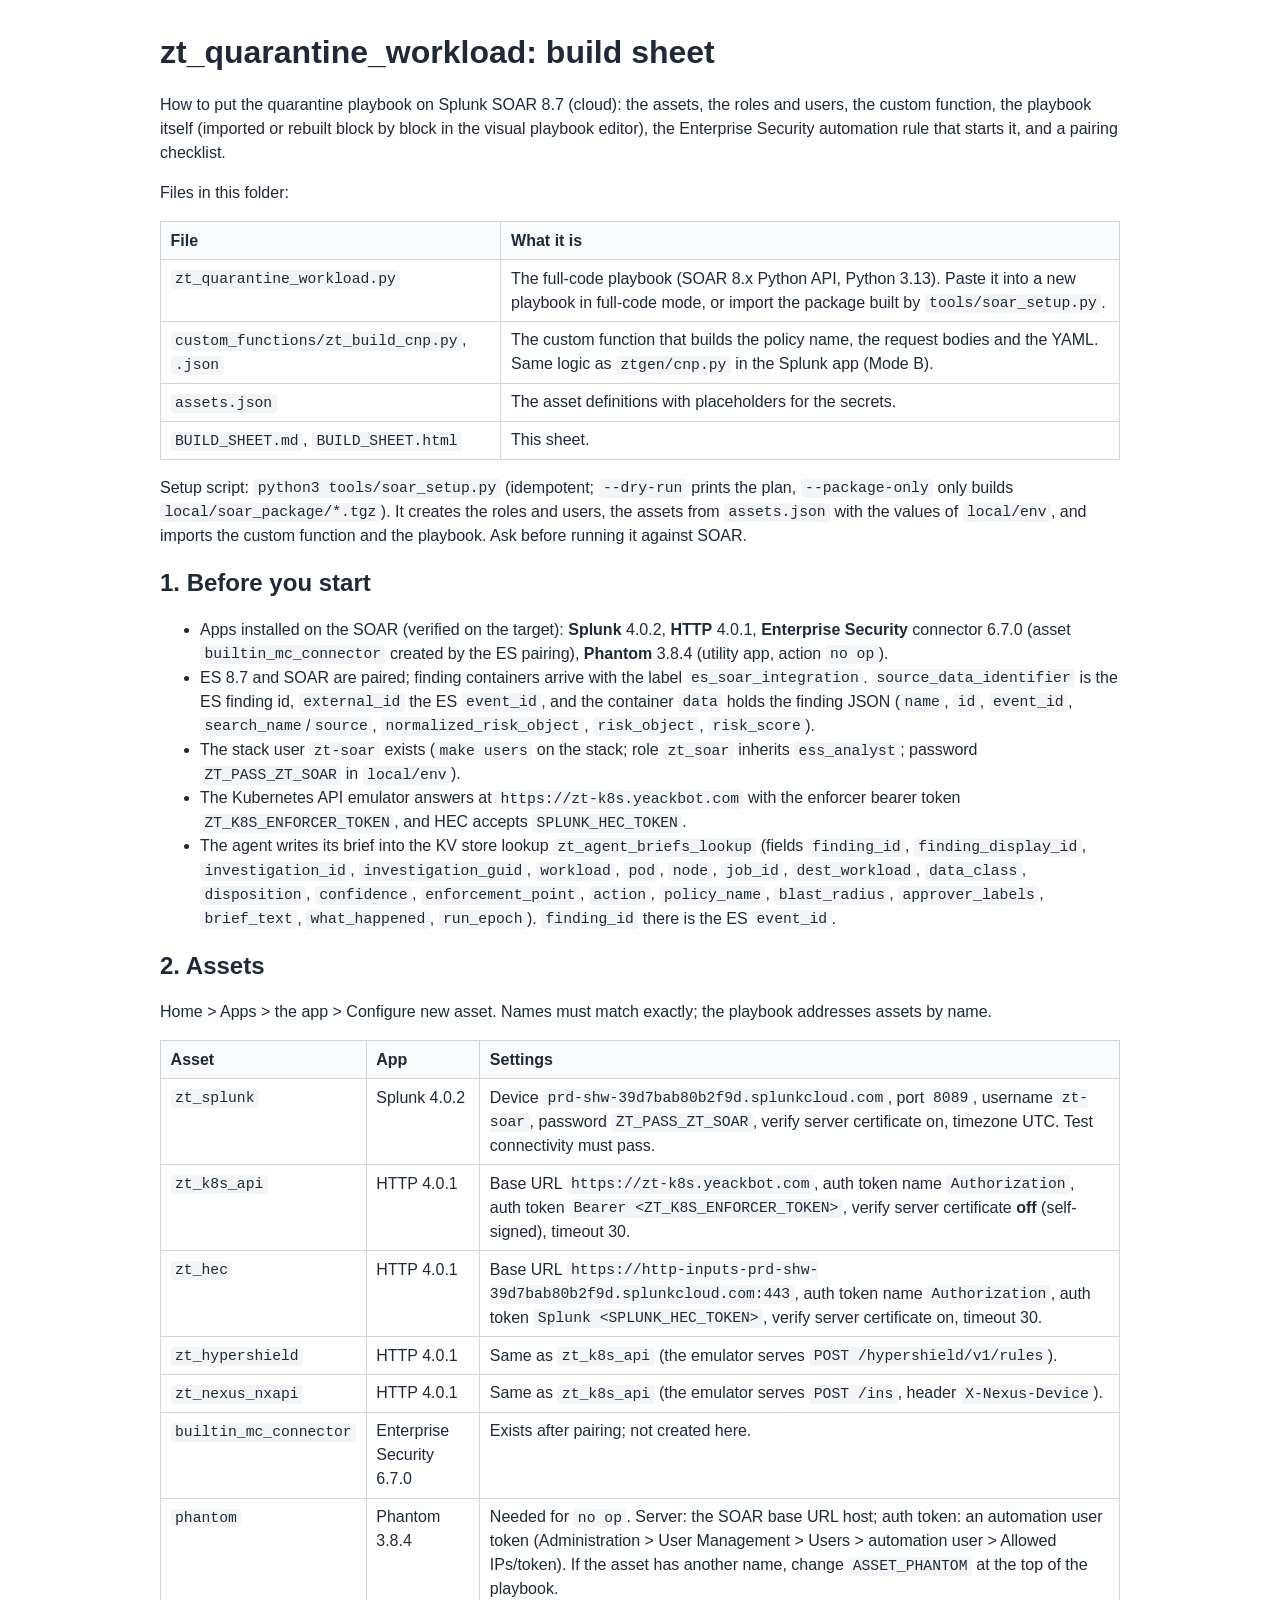
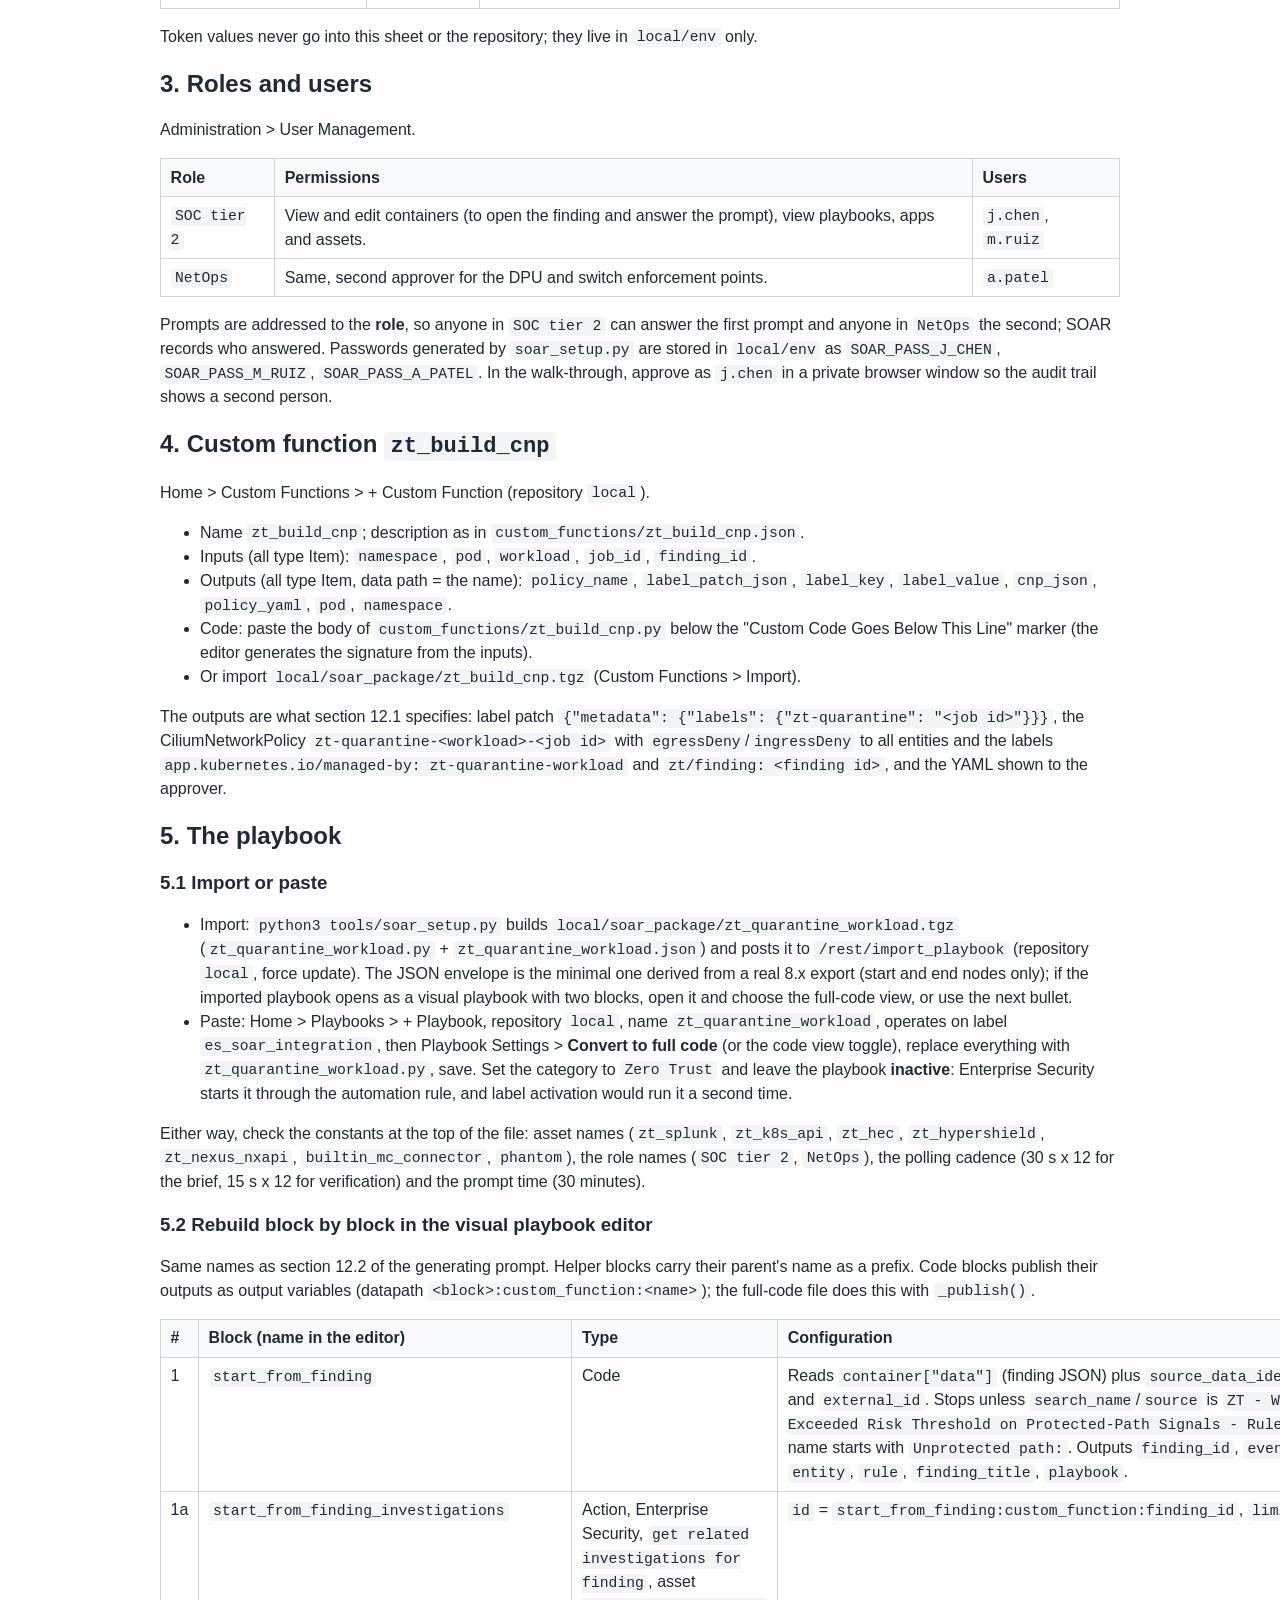
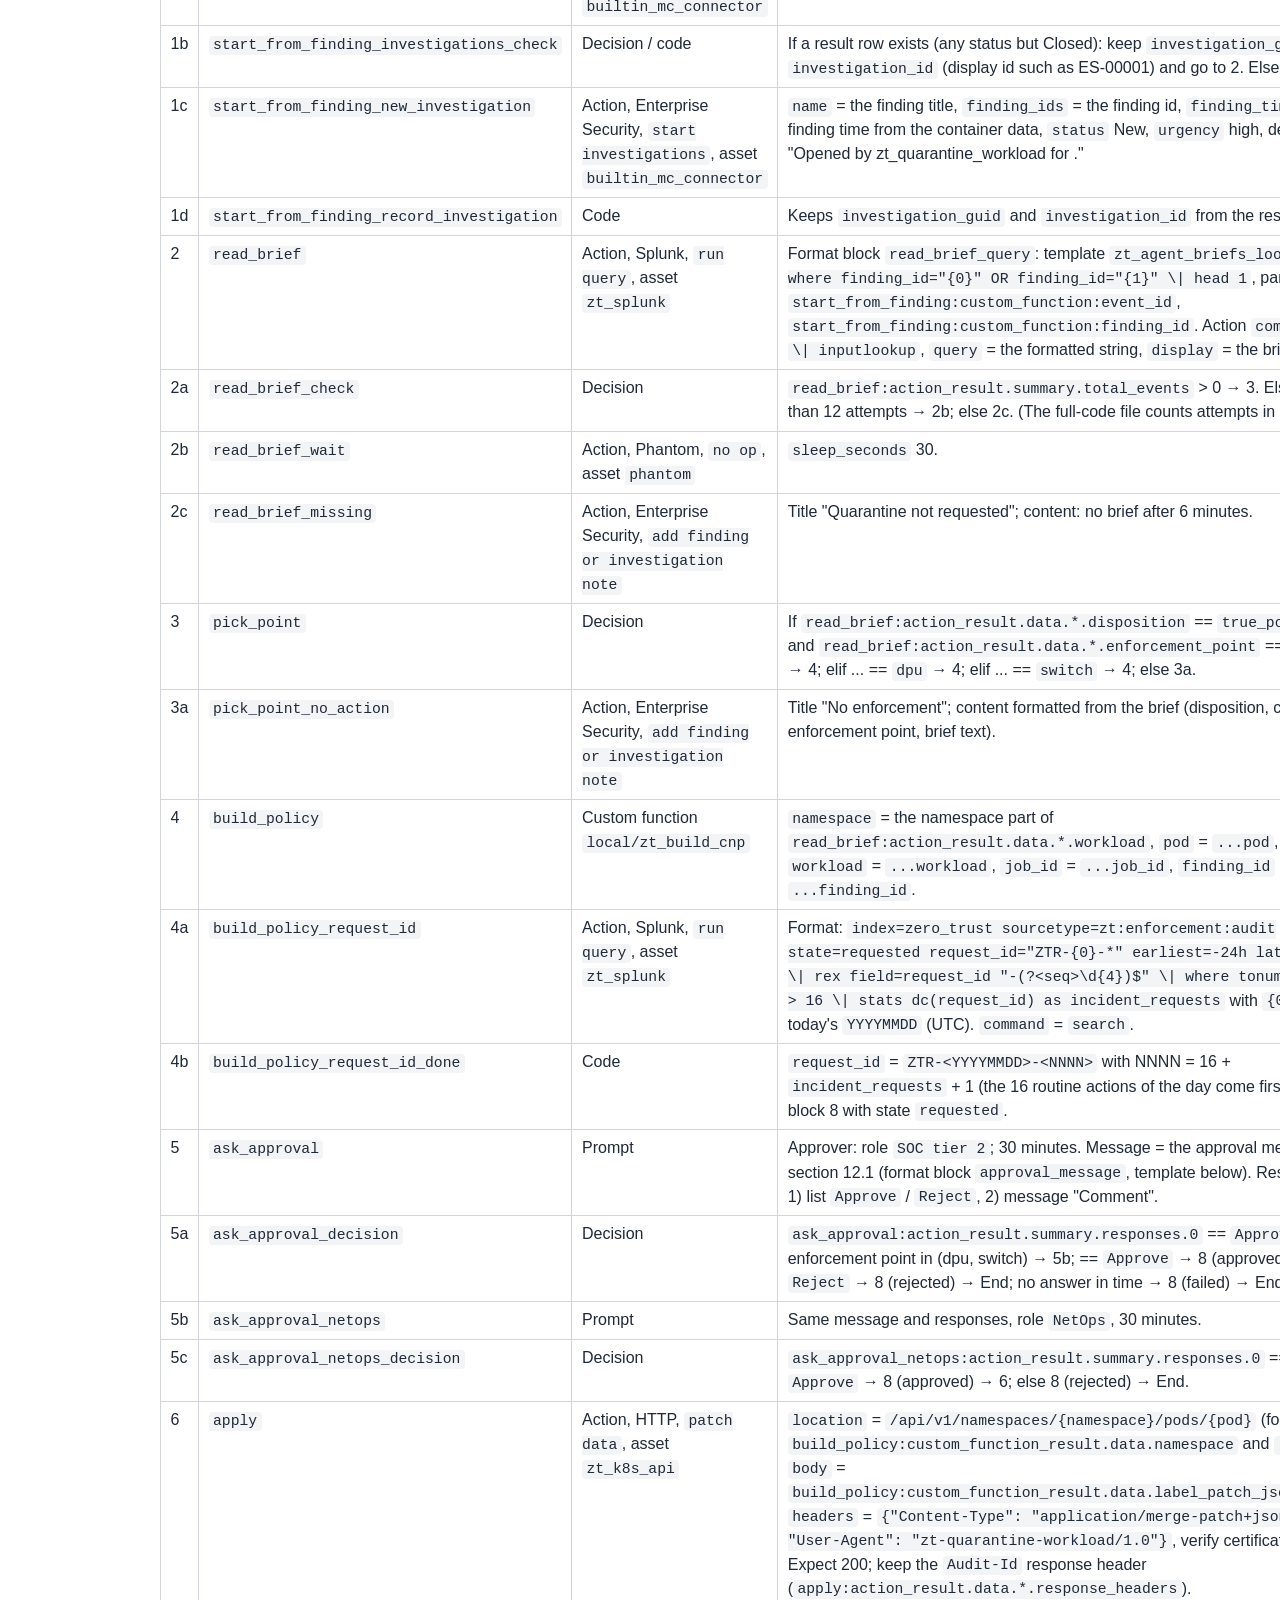
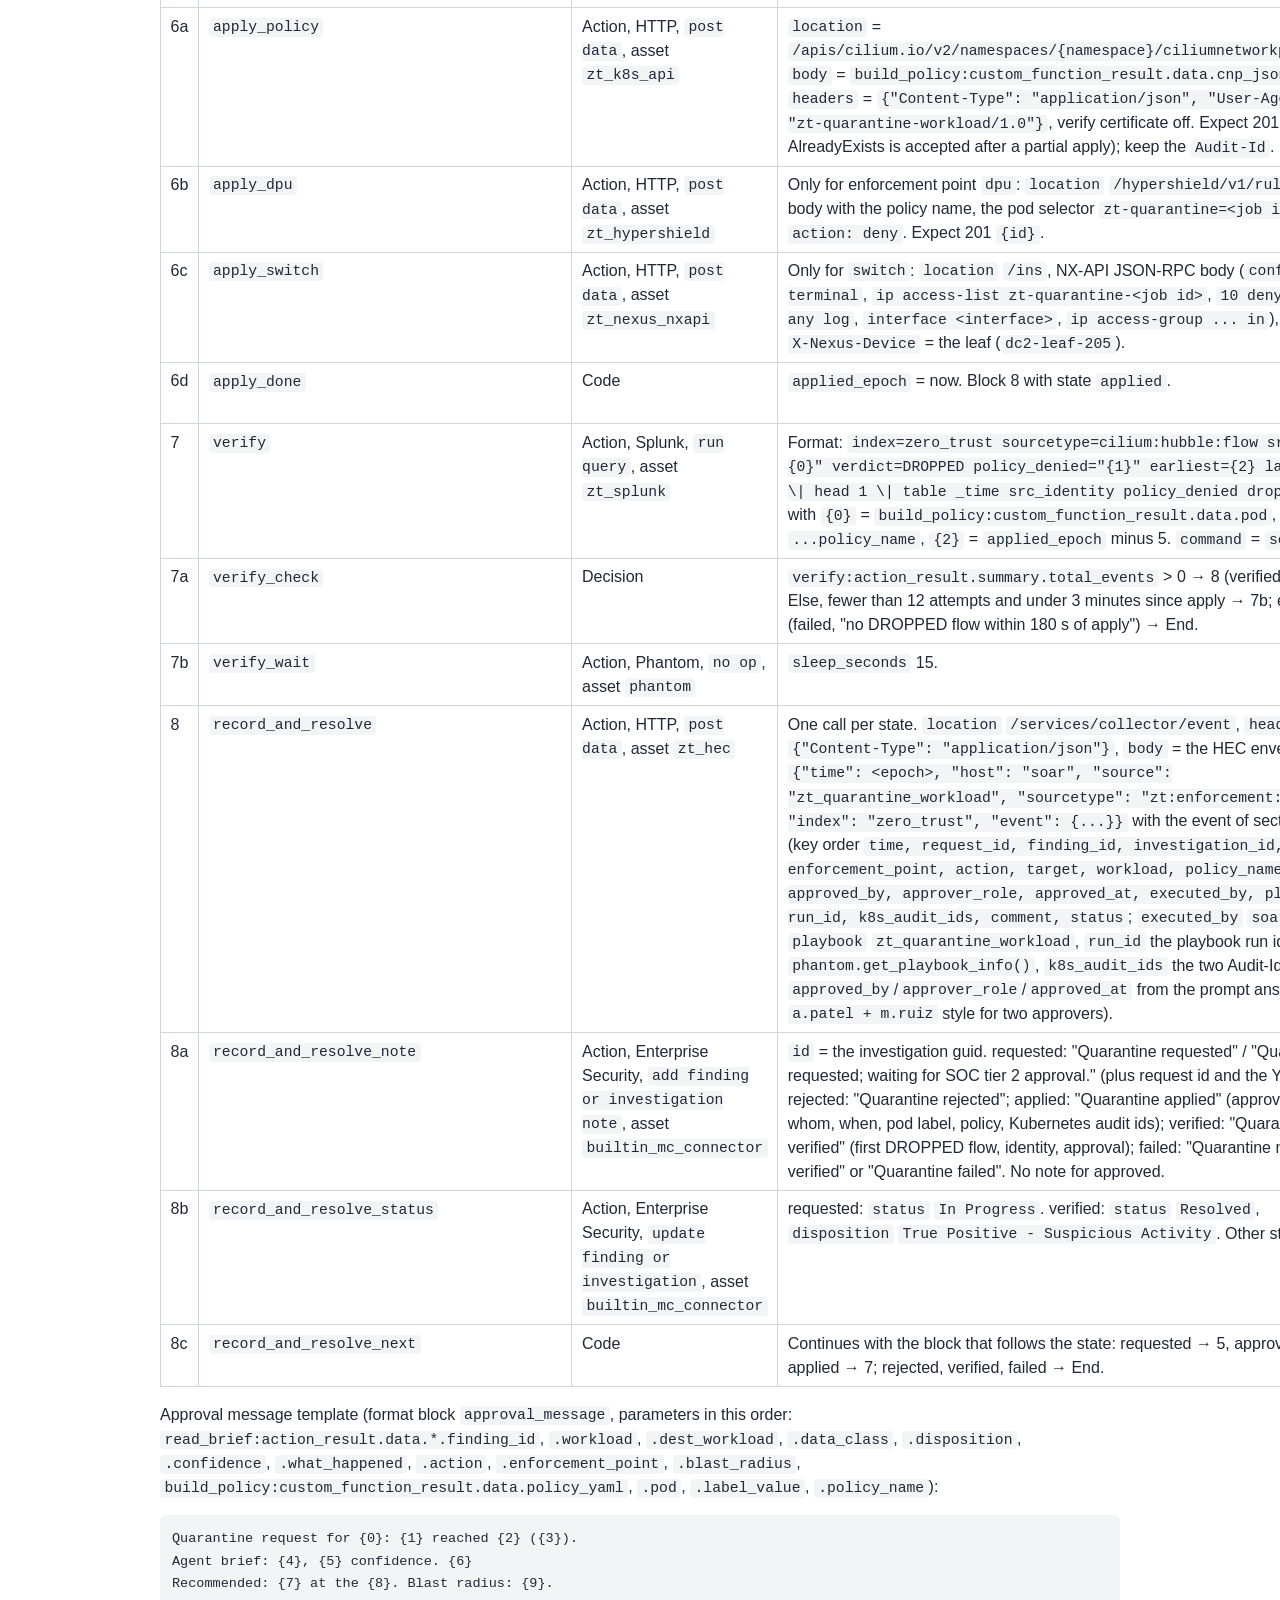
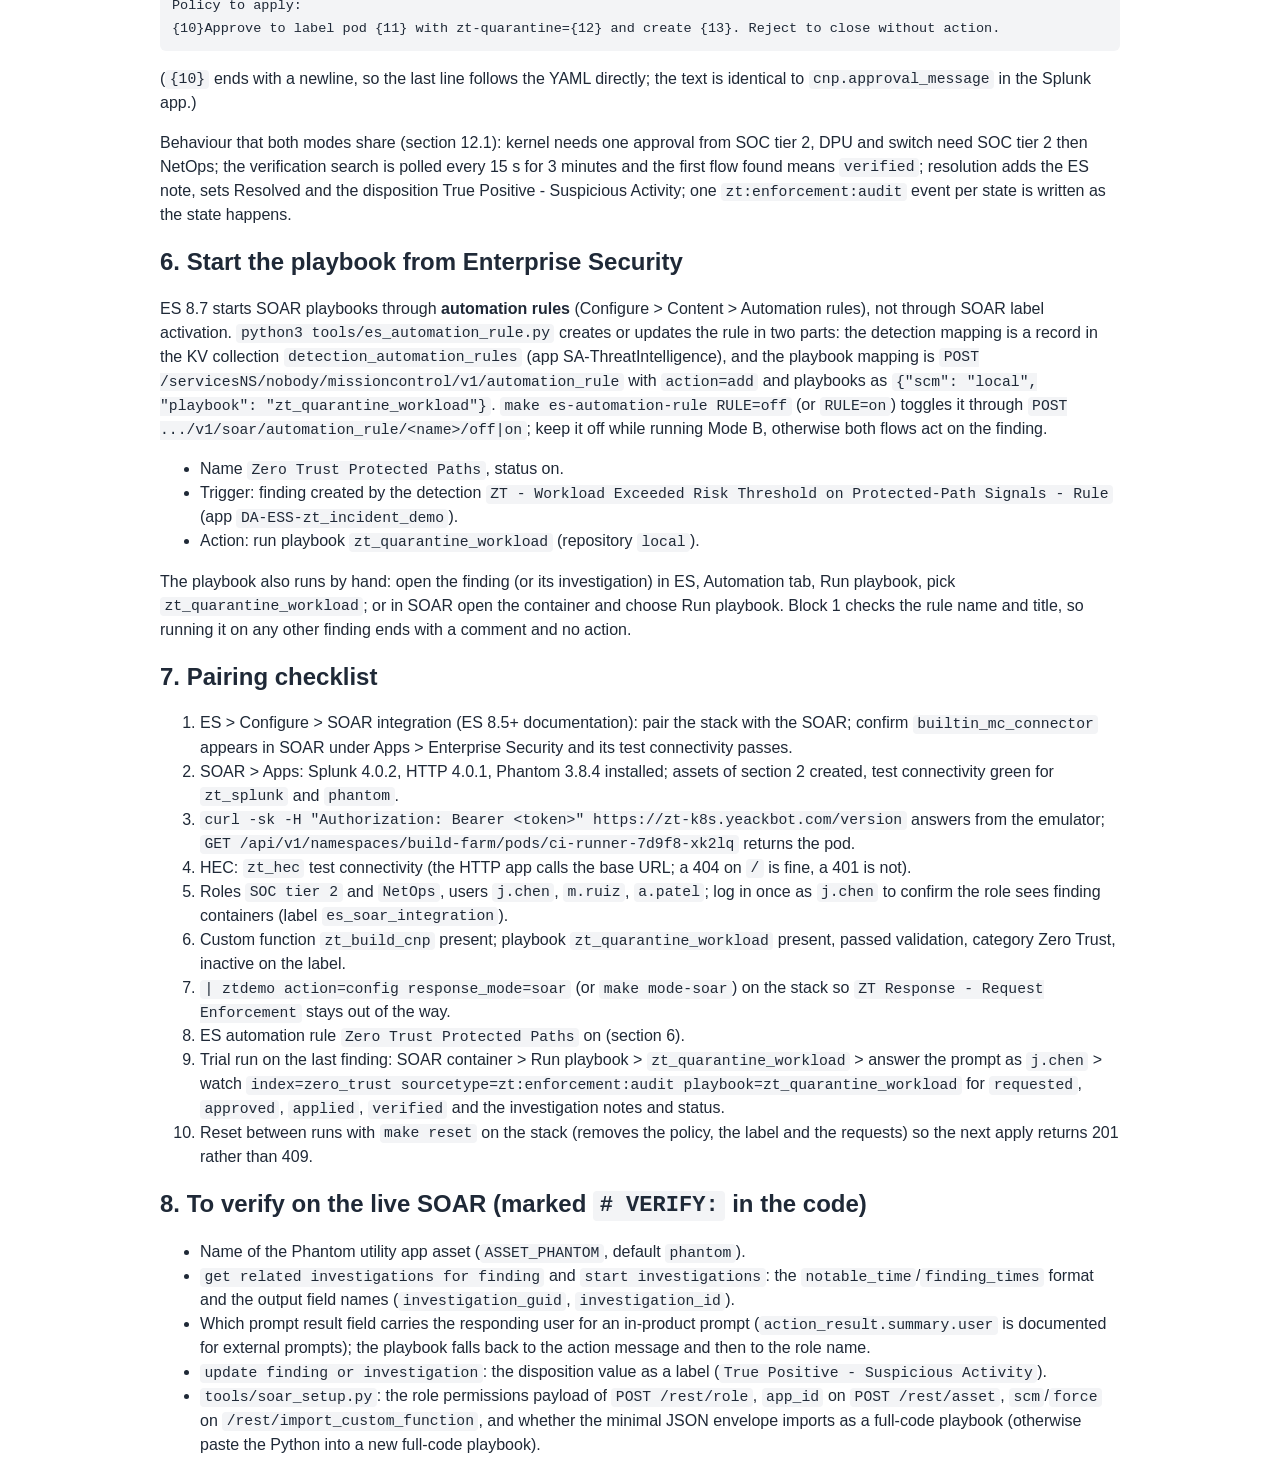
<file: soar/zt_quarantine_workload/BUILD_SHEET.html>
<!DOCTYPE html>
<html lang="en"><head><meta charset="utf-8"><meta name="viewport" content="width=device-width,initial-scale=1"><title>BUILD SHEET</title><style>body{font-family:-apple-system,BlinkMacSystemFont,'Segoe UI',Roboto,Helvetica,Arial,sans-serif;max-width:960px;margin:2rem auto;padding:0 1rem;line-height:1.5;color:#1f2937;background:#fff}
code,pre{font-family:ui-monospace,SFMono-Regular,Menlo,monospace;font-size:.92em}pre{background:#f3f4f6;padding:.75rem;overflow-x:auto;border-radius:6px}code{background:#f3f4f6;padding:.1em .3em;border-radius:4px}pre code{background:none;padding:0}
table{border-collapse:collapse;margin:1rem 0;width:100%}th,td{border:1px solid #d1d5db;padding:.4rem .6rem;text-align:left;vertical-align:top}th{background:#f9fafb}h1,h2,h3{line-height:1.25}a{color:#0b5cad}
@media (prefers-color-scheme: dark){body{background:#0f172a;color:#e5e7eb}pre,code{background:#1e293b}th{background:#1e293b}th,td{border-color:#334155}a{color:#7dd3fc}}</style></head><body><h1 id="zt_quarantine_workload-build-sheet">zt_quarantine_workload: build sheet</h1>
<p>How to put the quarantine playbook on Splunk SOAR 8.7 (cloud): the assets, the roles and users, the custom function, the playbook itself (imported or rebuilt block by block in the visual playbook editor), the Enterprise Security automation rule that starts it, and a pairing checklist.</p>
<p>Files in this folder:</p>
<table>
<thead>
<tr>
<th>File</th>
<th>What it is</th>
</tr>
</thead>
<tbody>
<tr>
<td><code>zt_quarantine_workload.py</code></td>
<td>The full-code playbook (SOAR 8.x Python API, Python 3.13). Paste it into a new playbook in full-code mode, or import the package built by <code>tools/soar_setup.py</code>.</td>
</tr>
<tr>
<td><code>custom_functions/zt_build_cnp.py</code>, <code>.json</code></td>
<td>The custom function that builds the policy name, the request bodies and the YAML. Same logic as <code>ztgen/cnp.py</code> in the Splunk app (Mode B).</td>
</tr>
<tr>
<td><code>assets.json</code></td>
<td>The asset definitions with placeholders for the secrets.</td>
</tr>
<tr>
<td><code>BUILD_SHEET.md</code>, <code>BUILD_SHEET.html</code></td>
<td>This sheet.</td>
</tr>
</tbody>
</table>
<p>Setup script: <code>python3 tools/soar_setup.py</code> (idempotent; <code>--dry-run</code> prints the plan, <code>--package-only</code> only builds <code>local/soar_package/*.tgz</code>). It creates the roles and users, the assets from <code>assets.json</code> with the values of <code>local/env</code>, and imports the custom function and the playbook. Ask before running it against SOAR.</p>
<h2 id="1-before-you-start">1. Before you start</h2>
<ul>
<li>Apps installed on the SOAR (verified on the target): <strong>Splunk</strong> 4.0.2, <strong>HTTP</strong> 4.0.1, <strong>Enterprise Security</strong> connector 6.7.0 (asset <code>builtin_mc_connector</code> created by the ES pairing), <strong>Phantom</strong> 3.8.4 (utility app, action <code>no op</code>).</li>
<li>ES 8.7 and SOAR are paired; finding containers arrive with the label <code>es_soar_integration</code>. <code>source_data_identifier</code> is the ES finding id, <code>external_id</code> the ES <code>event_id</code>, and the container <code>data</code> holds the finding JSON (<code>name</code>, <code>id</code>, <code>event_id</code>, <code>search_name</code>/<code>source</code>, <code>normalized_risk_object</code>, <code>risk_object</code>, <code>risk_score</code>).</li>
<li>The stack user <code>zt-soar</code> exists (<code>make users</code> on the stack; role <code>zt_soar</code> inherits <code>ess_analyst</code>; password <code>ZT_PASS_ZT_SOAR</code> in <code>local/env</code>).</li>
<li>The Kubernetes API emulator answers at <code>https://zt-k8s.yeackbot.com</code> with the enforcer bearer token <code>ZT_K8S_ENFORCER_TOKEN</code>, and HEC accepts <code>SPLUNK_HEC_TOKEN</code>.</li>
<li>The agent writes its brief into the KV store lookup <code>zt_agent_briefs_lookup</code> (fields <code>finding_id</code>, <code>finding_display_id</code>, <code>investigation_id</code>, <code>investigation_guid</code>, <code>workload</code>, <code>pod</code>, <code>node</code>, <code>job_id</code>, <code>dest_workload</code>, <code>data_class</code>, <code>disposition</code>, <code>confidence</code>, <code>enforcement_point</code>, <code>action</code>, <code>policy_name</code>, <code>blast_radius</code>, <code>approver_labels</code>, <code>brief_text</code>, <code>what_happened</code>, <code>run_epoch</code>). <code>finding_id</code> there is the ES <code>event_id</code>.</li>
</ul>
<h2 id="2-assets">2. Assets</h2>
<p>Home &gt; Apps &gt; the app &gt; Configure new asset. Names must match exactly; the playbook addresses assets by name.</p>
<table>
<thead>
<tr>
<th>Asset</th>
<th>App</th>
<th>Settings</th>
</tr>
</thead>
<tbody>
<tr>
<td><code>zt_splunk</code></td>
<td>Splunk 4.0.2</td>
<td>Device <code>prd-shw-39d7bab80b2f9d.splunkcloud.com</code>, port <code>8089</code>, username <code>zt-soar</code>, password <code>ZT_PASS_ZT_SOAR</code>, verify server certificate on, timezone UTC. Test connectivity must pass.</td>
</tr>
<tr>
<td><code>zt_k8s_api</code></td>
<td>HTTP 4.0.1</td>
<td>Base URL <code>https://zt-k8s.yeackbot.com</code>, auth token name <code>Authorization</code>, auth token <code>Bearer &lt;ZT_K8S_ENFORCER_TOKEN&gt;</code>, verify server certificate <strong>off</strong> (self-signed), timeout 30.</td>
</tr>
<tr>
<td><code>zt_hec</code></td>
<td>HTTP 4.0.1</td>
<td>Base URL <code>https://http-inputs-prd-shw-39d7bab80b2f9d.splunkcloud.com:443</code>, auth token name <code>Authorization</code>, auth token <code>Splunk &lt;SPLUNK_HEC_TOKEN&gt;</code>, verify server certificate on, timeout 30.</td>
</tr>
<tr>
<td><code>zt_hypershield</code></td>
<td>HTTP 4.0.1</td>
<td>Same as <code>zt_k8s_api</code> (the emulator serves <code>POST /hypershield/v1/rules</code>).</td>
</tr>
<tr>
<td><code>zt_nexus_nxapi</code></td>
<td>HTTP 4.0.1</td>
<td>Same as <code>zt_k8s_api</code> (the emulator serves <code>POST /ins</code>, header <code>X-Nexus-Device</code>).</td>
</tr>
<tr>
<td><code>builtin_mc_connector</code></td>
<td>Enterprise Security 6.7.0</td>
<td>Exists after pairing; not created here.</td>
</tr>
<tr>
<td><code>phantom</code></td>
<td>Phantom 3.8.4</td>
<td>Needed for <code>no op</code>. Server: the SOAR base URL host; auth token: an automation user token (Administration &gt; User Management &gt; Users &gt; automation user &gt; Allowed IPs/token). If the asset has another name, change <code>ASSET_PHANTOM</code> at the top of the playbook.</td>
</tr>
</tbody>
</table>
<p>Token values never go into this sheet or the repository; they live in <code>local/env</code> only.</p>
<h2 id="3-roles-and-users">3. Roles and users</h2>
<p>Administration &gt; User Management.</p>
<table>
<thead>
<tr>
<th>Role</th>
<th>Permissions</th>
<th>Users</th>
</tr>
</thead>
<tbody>
<tr>
<td><code>SOC tier 2</code></td>
<td>View and edit containers (to open the finding and answer the prompt), view playbooks, apps and assets.</td>
<td><code>j.chen</code>, <code>m.ruiz</code></td>
</tr>
<tr>
<td><code>NetOps</code></td>
<td>Same, second approver for the DPU and switch enforcement points.</td>
<td><code>a.patel</code></td>
</tr>
</tbody>
</table>
<p>Prompts are addressed to the <strong>role</strong>, so anyone in <code>SOC tier 2</code> can answer the first prompt and anyone in <code>NetOps</code> the second; SOAR records who answered. Passwords generated by <code>soar_setup.py</code> are stored in <code>local/env</code> as <code>SOAR_PASS_J_CHEN</code>, <code>SOAR_PASS_M_RUIZ</code>, <code>SOAR_PASS_A_PATEL</code>. In the walk-through, approve as <code>j.chen</code> in a private browser window so the audit trail shows a second person.</p>
<h2 id="4-custom-function-zt_build_cnp">4. Custom function <code>zt_build_cnp</code></h2>
<p>Home &gt; Custom Functions &gt; + Custom Function (repository <code>local</code>).</p>
<ul>
<li>Name <code>zt_build_cnp</code>; description as in <code>custom_functions/zt_build_cnp.json</code>.</li>
<li>Inputs (all type Item): <code>namespace</code>, <code>pod</code>, <code>workload</code>, <code>job_id</code>, <code>finding_id</code>.</li>
<li>Outputs (all type Item, data path = the name): <code>policy_name</code>, <code>label_patch_json</code>, <code>label_key</code>, <code>label_value</code>, <code>cnp_json</code>, <code>policy_yaml</code>, <code>pod</code>, <code>namespace</code>.</li>
<li>Code: paste the body of <code>custom_functions/zt_build_cnp.py</code> below the "Custom Code Goes Below This Line" marker (the editor generates the signature from the inputs).</li>
<li>Or import <code>local/soar_package/zt_build_cnp.tgz</code> (Custom Functions &gt; Import).</li>
</ul>
<p>The outputs are what section 12.1 specifies: label patch <code>{"metadata": {"labels": {"zt-quarantine": "&lt;job id&gt;"}}}</code>, the CiliumNetworkPolicy <code>zt-quarantine-&lt;workload&gt;-&lt;job id&gt;</code> with <code>egressDeny</code>/<code>ingressDeny</code> to all entities and the labels <code>app.kubernetes.io/managed-by: zt-quarantine-workload</code> and <code>zt/finding: &lt;finding id&gt;</code>, and the YAML shown to the approver.</p>
<h2 id="5-the-playbook">5. The playbook</h2>
<h3 id="51-import-or-paste">5.1 Import or paste</h3>
<ul>
<li>Import: <code>python3 tools/soar_setup.py</code> builds <code>local/soar_package/zt_quarantine_workload.tgz</code> (<code>zt_quarantine_workload.py</code> + <code>zt_quarantine_workload.json</code>) and posts it to <code>/rest/import_playbook</code> (repository <code>local</code>, force update). The JSON envelope is the minimal one derived from a real 8.x export (start and end nodes only); if the imported playbook opens as a visual playbook with two blocks, open it and choose the full-code view, or use the next bullet.</li>
<li>Paste: Home &gt; Playbooks &gt; + Playbook, repository <code>local</code>, name <code>zt_quarantine_workload</code>, operates on label <code>es_soar_integration</code>, then Playbook Settings &gt; <strong>Convert to full code</strong> (or the code view toggle), replace everything with <code>zt_quarantine_workload.py</code>, save. Set the category to <code>Zero Trust</code> and leave the playbook <strong>inactive</strong>: Enterprise Security starts it through the automation rule, and label activation would run it a second time.</li>
</ul>
<p>Either way, check the constants at the top of the file: asset names (<code>zt_splunk</code>, <code>zt_k8s_api</code>, <code>zt_hec</code>, <code>zt_hypershield</code>, <code>zt_nexus_nxapi</code>, <code>builtin_mc_connector</code>, <code>phantom</code>), the role names (<code>SOC tier 2</code>, <code>NetOps</code>), the polling cadence (30 s x 12 for the brief, 15 s x 12 for verification) and the prompt time (30 minutes).</p>
<h3 id="52-rebuild-block-by-block-in-the-visual-playbook-editor">5.2 Rebuild block by block in the visual playbook editor</h3>
<p>Same names as section 12.2 of the generating prompt. Helper blocks carry their parent's name as a prefix. Code blocks publish their outputs as output variables (datapath <code>&lt;block&gt;:custom_function:&lt;name&gt;</code>); the full-code file does this with <code>_publish()</code>.</p>
<table>
<thead>
<tr>
<th>#</th>
<th>Block (name in the editor)</th>
<th>Type</th>
<th>Configuration</th>
<th>Next</th>
</tr>
</thead>
<tbody>
<tr>
<td>1</td>
<td><code>start_from_finding</code></td>
<td>Code</td>
<td>Reads <code>container["data"]</code> (finding JSON) plus <code>source_data_identifier</code> and <code>external_id</code>. Stops unless <code>search_name</code>/<code>source</code> is <code>ZT - Workload Exceeded Risk Threshold on Protected-Path Signals - Rule</code> or the name starts with <code>Unprotected path:</code>. Outputs <code>finding_id</code>, <code>event_id</code>, <code>entity</code>, <code>rule</code>, <code>finding_title</code>, <code>playbook</code>.</td>
<td>1a</td>
</tr>
<tr>
<td>1a</td>
<td><code>start_from_finding_investigations</code></td>
<td>Action, Enterprise Security, <code>get related investigations for finding</code>, asset <code>builtin_mc_connector</code></td>
<td><code>id</code> = <code>start_from_finding:custom_function:finding_id</code>, <code>limit</code> 10.</td>
<td>1b</td>
</tr>
<tr>
<td>1b</td>
<td><code>start_from_finding_investigations_check</code></td>
<td>Decision / code</td>
<td>If a result row exists (any status but Closed): keep <code>investigation_guid</code> and <code>investigation_id</code> (display id such as ES-00001) and go to 2. Else 1c.</td>
<td>2 or 1c</td>
</tr>
<tr>
<td>1c</td>
<td><code>start_from_finding_new_investigation</code></td>
<td>Action, Enterprise Security, <code>start investigations</code>, asset <code>builtin_mc_connector</code></td>
<td><code>name</code> = the finding title, <code>finding_ids</code> = the finding id, <code>finding_times</code> = the finding time from the container data, <code>status</code> New, <code>urgency</code> high, description "Opened by zt_quarantine_workload for <entity>."</td>
<td>1d</td>
</tr>
<tr>
<td>1d</td>
<td><code>start_from_finding_record_investigation</code></td>
<td>Code</td>
<td>Keeps <code>investigation_guid</code> and <code>investigation_id</code> from the result.</td>
<td>2</td>
</tr>
<tr>
<td>2</td>
<td><code>read_brief</code></td>
<td>Action, Splunk, <code>run query</code>, asset <code>zt_splunk</code></td>
<td>Format block <code>read_brief_query</code>: template <code>zt_agent_briefs_lookup where finding_id="{0}" OR finding_id="{1}" \| head 1</code>, parameters <code>start_from_finding:custom_function:event_id</code>, <code>start_from_finding:custom_function:finding_id</code>. Action <code>command</code> = <code>\| inputlookup</code>, <code>query</code> = the formatted string, <code>display</code> = the brief fields.</td>
<td>2a</td>
</tr>
<tr>
<td>2a</td>
<td><code>read_brief_check</code></td>
<td>Decision</td>
<td><code>read_brief:action_result.summary.total_events</code> &gt; 0 → 3. Else, if fewer than 12 attempts → 2b; else 2c. (The full-code file counts attempts in run data.)</td>
<td>3, 2b or 2c</td>
</tr>
<tr>
<td>2b</td>
<td><code>read_brief_wait</code></td>
<td>Action, Phantom, <code>no op</code>, asset <code>phantom</code></td>
<td><code>sleep_seconds</code> 30.</td>
<td>2</td>
</tr>
<tr>
<td>2c</td>
<td><code>read_brief_missing</code></td>
<td>Action, Enterprise Security, <code>add finding or investigation note</code></td>
<td>Title "Quarantine not requested"; content: no brief after 6 minutes.</td>
<td>End</td>
</tr>
<tr>
<td>3</td>
<td><code>pick_point</code></td>
<td>Decision</td>
<td>If <code>read_brief:action_result.data.*.disposition</code> == <code>true_positive</code> and <code>read_brief:action_result.data.*.enforcement_point</code> == <code>kernel</code> → 4; elif ... == <code>dpu</code> → 4; elif ... == <code>switch</code> → 4; else 3a.</td>
<td>4 or 3a</td>
</tr>
<tr>
<td>3a</td>
<td><code>pick_point_no_action</code></td>
<td>Action, Enterprise Security, <code>add finding or investigation note</code></td>
<td>Title "No enforcement"; content formatted from the brief (disposition, confidence, enforcement point, brief text).</td>
<td>End</td>
</tr>
<tr>
<td>4</td>
<td><code>build_policy</code></td>
<td>Custom function <code>local/zt_build_cnp</code></td>
<td><code>namespace</code> = the namespace part of <code>read_brief:action_result.data.*.workload</code>, <code>pod</code> = <code>...pod</code>, <code>workload</code> = <code>...workload</code>, <code>job_id</code> = <code>...job_id</code>, <code>finding_id</code> = <code>...finding_id</code>.</td>
<td>4a</td>
</tr>
<tr>
<td>4a</td>
<td><code>build_policy_request_id</code></td>
<td>Action, Splunk, <code>run query</code>, asset <code>zt_splunk</code></td>
<td>Format: <code>index=zero_trust sourcetype=zt:enforcement:audit state=requested request_id="ZTR-{0}-*" earliest=-24h latest=now \| rex field=request_id "-(?&lt;seq&gt;\d{4})$" \| where tonumber(seq) &gt; 16 \| stats dc(request_id) as incident_requests</code> with <code>{0}</code> = today's <code>YYYYMMDD</code> (UTC). <code>command</code> = <code>search</code>.</td>
<td>4b</td>
</tr>
<tr>
<td>4b</td>
<td><code>build_policy_request_id_done</code></td>
<td>Code</td>
<td><code>request_id</code> = <code>ZTR-&lt;YYYYMMDD&gt;-&lt;NNNN&gt;</code> with NNNN = 16 + <code>incident_requests</code> + 1 (the 16 routine actions of the day come first). Then block 8 with state <code>requested</code>.</td>
<td>8 (requested) → 5</td>
</tr>
<tr>
<td>5</td>
<td><code>ask_approval</code></td>
<td>Prompt</td>
<td>Approver: role <code>SOC tier 2</code>; 30 minutes. Message = the approval message of section 12.1 (format block <code>approval_message</code>, template below). Responses: 1) list <code>Approve</code> / <code>Reject</code>, 2) message "Comment".</td>
<td>5a</td>
</tr>
<tr>
<td>5a</td>
<td><code>ask_approval_decision</code></td>
<td>Decision</td>
<td><code>ask_approval:action_result.summary.responses.0</code> == <code>Approve</code> and enforcement point in (dpu, switch) → 5b; == <code>Approve</code> → 8 (approved) → 6; <code>Reject</code> → 8 (rejected) → End; no answer in time → 8 (failed) → End.</td>
<td></td>
</tr>
<tr>
<td>5b</td>
<td><code>ask_approval_netops</code></td>
<td>Prompt</td>
<td>Same message and responses, role <code>NetOps</code>, 30 minutes.</td>
<td>5c</td>
</tr>
<tr>
<td>5c</td>
<td><code>ask_approval_netops_decision</code></td>
<td>Decision</td>
<td><code>ask_approval_netops:action_result.summary.responses.0</code> == <code>Approve</code> → 8 (approved) → 6; else 8 (rejected) → End.</td>
<td></td>
</tr>
<tr>
<td>6</td>
<td><code>apply</code></td>
<td>Action, HTTP, <code>patch data</code>, asset <code>zt_k8s_api</code></td>
<td><code>location</code> = <code>/api/v1/namespaces/{namespace}/pods/{pod}</code> (format from <code>build_policy:custom_function_result.data.namespace</code> and <code>.pod</code>), <code>body</code> = <code>build_policy:custom_function_result.data.label_patch_json</code>, <code>headers</code> = <code>{"Content-Type": "application/merge-patch+json", "User-Agent": "zt-quarantine-workload/1.0"}</code>, verify certificate off. Expect 200; keep the <code>Audit-Id</code> response header (<code>apply:action_result.data.*.response_headers</code>).</td>
<td>6a</td>
</tr>
<tr>
<td>6a</td>
<td><code>apply_policy</code></td>
<td>Action, HTTP, <code>post data</code>, asset <code>zt_k8s_api</code></td>
<td><code>location</code> = <code>/apis/cilium.io/v2/namespaces/{namespace}/ciliumnetworkpolicies</code>, <code>body</code> = <code>build_policy:custom_function_result.data.cnp_json</code>, <code>headers</code> = <code>{"Content-Type": "application/json", "User-Agent": "zt-quarantine-workload/1.0"}</code>, verify certificate off. Expect 201 (409 AlreadyExists is accepted after a partial apply); keep the <code>Audit-Id</code>.</td>
<td>6b / 6c / 6d</td>
</tr>
<tr>
<td>6b</td>
<td><code>apply_dpu</code></td>
<td>Action, HTTP, <code>post data</code>, asset <code>zt_hypershield</code></td>
<td>Only for enforcement point <code>dpu</code>: <code>location</code> <code>/hypershield/v1/rules</code>, JSON body with the policy name, the pod selector <code>zt-quarantine=&lt;job id&gt;</code>, <code>action: deny</code>. Expect 201 <code>{id}</code>.</td>
<td>6d</td>
</tr>
<tr>
<td>6c</td>
<td><code>apply_switch</code></td>
<td>Action, HTTP, <code>post data</code>, asset <code>zt_nexus_nxapi</code></td>
<td>Only for <code>switch</code>: <code>location</code> <code>/ins</code>, NX-API JSON-RPC body (<code>configure terminal</code>, <code>ip access-list zt-quarantine-&lt;job id&gt;</code>, <code>10 deny ip any any log</code>, <code>interface &lt;interface&gt;</code>, <code>ip access-group ... in</code>), header <code>X-Nexus-Device</code> = the leaf (<code>dc2-leaf-205</code>).</td>
<td>6d</td>
</tr>
<tr>
<td>6d</td>
<td><code>apply_done</code></td>
<td>Code</td>
<td><code>applied_epoch</code> = now. Block 8 with state <code>applied</code>.</td>
<td>8 (applied) → 7</td>
</tr>
<tr>
<td>7</td>
<td><code>verify</code></td>
<td>Action, Splunk, <code>run query</code>, asset <code>zt_splunk</code></td>
<td>Format: <code>index=zero_trust sourcetype=cilium:hubble:flow src_pod="{0}" verdict=DROPPED policy_denied="{1}" earliest={2} latest=now \| head 1 \| table _time src_identity policy_denied drop_reason</code> with <code>{0}</code> = <code>build_policy:custom_function_result.data.pod</code>, <code>{1}</code> = <code>...policy_name</code>, <code>{2}</code> = <code>applied_epoch</code> minus 5. <code>command</code> = <code>search</code>.</td>
<td>7a</td>
</tr>
<tr>
<td>7a</td>
<td><code>verify_check</code></td>
<td>Decision</td>
<td><code>verify:action_result.summary.total_events</code> &gt; 0 → 8 (verified) → End. Else, fewer than 12 attempts and under 3 minutes since apply → 7b; else 8 (failed, "no DROPPED flow within 180 s of apply") → End.</td>
<td></td>
</tr>
<tr>
<td>7b</td>
<td><code>verify_wait</code></td>
<td>Action, Phantom, <code>no op</code>, asset <code>phantom</code></td>
<td><code>sleep_seconds</code> 15.</td>
<td>7</td>
</tr>
<tr>
<td>8</td>
<td><code>record_and_resolve</code></td>
<td>Action, HTTP, <code>post data</code>, asset <code>zt_hec</code></td>
<td>One call per state. <code>location</code> <code>/services/collector/event</code>, <code>headers</code> <code>{"Content-Type": "application/json"}</code>, <code>body</code> = the HEC envelope <code>{"time": &lt;epoch&gt;, "host": "soar", "source": "zt_quarantine_workload", "sourcetype": "zt:enforcement:audit", "index": "zero_trust", "event": {...}}</code> with the event of section 6.3 (key order <code>time, request_id, finding_id, investigation_id, state, enforcement_point, action, target, workload, policy_name, approved_by, approver_role, approved_at, executed_by, playbook, run_id, k8s_audit_ids, comment, status</code>; <code>executed_by</code> <code>soar</code>, <code>playbook</code> <code>zt_quarantine_workload</code>, <code>run_id</code> the playbook run id from <code>phantom.get_playbook_info()</code>, <code>k8s_audit_ids</code> the two Audit-Id headers, <code>approved_by</code>/<code>approver_role</code>/<code>approved_at</code> from the prompt answers, <code>a.patel + m.ruiz</code> style for two approvers).</td>
<td>8a</td>
</tr>
<tr>
<td>8a</td>
<td><code>record_and_resolve_note</code></td>
<td>Action, Enterprise Security, <code>add finding or investigation note</code>, asset <code>builtin_mc_connector</code></td>
<td><code>id</code> = the investigation guid. requested: "Quarantine requested" / "Quarantine requested; waiting for SOC tier 2 approval." (plus request id and the YAML); rejected: "Quarantine rejected"; applied: "Quarantine applied" (approved by whom, when, pod label, policy, Kubernetes audit ids); verified: "Quarantine verified" (first DROPPED flow, identity, approval); failed: "Quarantine not verified" or "Quarantine failed". No note for approved.</td>
<td>8b</td>
</tr>
<tr>
<td>8b</td>
<td><code>record_and_resolve_status</code></td>
<td>Action, Enterprise Security, <code>update finding or investigation</code>, asset <code>builtin_mc_connector</code></td>
<td>requested: <code>status</code> <code>In Progress</code>. verified: <code>status</code> <code>Resolved</code>, <code>disposition</code> <code>True Positive - Suspicious Activity</code>. Other states: skip.</td>
<td>8c</td>
</tr>
<tr>
<td>8c</td>
<td><code>record_and_resolve_next</code></td>
<td>Code</td>
<td>Continues with the block that follows the state: requested → 5, approved → 6, applied → 7; rejected, verified, failed → End.</td>
<td></td>
</tr>
</tbody>
</table>
<p>Approval message template (format block <code>approval_message</code>, parameters in this order: <code>read_brief:action_result.data.*.finding_id</code>, <code>.workload</code>, <code>.dest_workload</code>, <code>.data_class</code>, <code>.disposition</code>, <code>.confidence</code>, <code>.what_happened</code>, <code>.action</code>, <code>.enforcement_point</code>, <code>.blast_radius</code>, <code>build_policy:custom_function_result.data.policy_yaml</code>, <code>.pod</code>, <code>.label_value</code>, <code>.policy_name</code>):</p>
<pre><code>Quarantine request for {0}: {1} reached {2} ({3}).
Agent brief: {4}, {5} confidence. {6}
Recommended: {7} at the {8}. Blast radius: {9}.
Policy to apply:
{10}Approve to label pod {11} with zt-quarantine={12} and create {13}. Reject to close without action.
</code></pre>
<p>(<code>{10}</code> ends with a newline, so the last line follows the YAML directly; the text is identical to <code>cnp.approval_message</code> in the Splunk app.)</p>
<p>Behaviour that both modes share (section 12.1): kernel needs one approval from SOC tier 2, DPU and switch need SOC tier 2 then NetOps; the verification search is polled every 15 s for 3 minutes and the first flow found means <code>verified</code>; resolution adds the ES note, sets Resolved and the disposition True Positive - Suspicious Activity; one <code>zt:enforcement:audit</code> event per state is written as the state happens.</p>
<h2 id="6-start-the-playbook-from-enterprise-security">6. Start the playbook from Enterprise Security</h2>
<p>ES 8.7 starts SOAR playbooks through <strong>automation rules</strong> (Configure &gt; Content &gt; Automation rules), not through SOAR label activation. <code>python3 tools/es_automation_rule.py</code> creates or updates the rule in two parts: the detection mapping is a record in the KV collection <code>detection_automation_rules</code> (app SA-ThreatIntelligence), and the playbook mapping is <code>POST /servicesNS/nobody/missioncontrol/v1/automation_rule</code> with <code>action=add</code> and playbooks as <code>{"scm": "local", "playbook": "zt_quarantine_workload"}</code>. <code>make es-automation-rule RULE=off</code> (or <code>RULE=on</code>) toggles it through <code>POST .../v1/soar/automation_rule/&lt;name&gt;/off|on</code>; keep it off while running Mode B, otherwise both flows act on the finding.</p>
<ul>
<li>Name <code>Zero Trust Protected Paths</code>, status on.</li>
<li>Trigger: finding created by the detection <code>ZT - Workload Exceeded Risk Threshold on Protected-Path Signals - Rule</code> (app <code>DA-ESS-zt_incident_demo</code>).</li>
<li>Action: run playbook <code>zt_quarantine_workload</code> (repository <code>local</code>).</li>
</ul>
<p>The playbook also runs by hand: open the finding (or its investigation) in ES, Automation tab, Run playbook, pick <code>zt_quarantine_workload</code>; or in SOAR open the container and choose Run playbook. Block 1 checks the rule name and title, so running it on any other finding ends with a comment and no action.</p>
<h2 id="7-pairing-checklist">7. Pairing checklist</h2>
<ol>
<li>ES &gt; Configure &gt; SOAR integration (ES 8.5+ documentation): pair the stack with the SOAR; confirm <code>builtin_mc_connector</code> appears in SOAR under Apps &gt; Enterprise Security and its test connectivity passes.</li>
<li>SOAR &gt; Apps: Splunk 4.0.2, HTTP 4.0.1, Phantom 3.8.4 installed; assets of section 2 created, test connectivity green for <code>zt_splunk</code> and <code>phantom</code>.</li>
<li><code>curl -sk -H "Authorization: Bearer &lt;token&gt;" https://zt-k8s.yeackbot.com/version</code> answers from the emulator; <code>GET /api/v1/namespaces/build-farm/pods/ci-runner-7d9f8-xk2lq</code> returns the pod.</li>
<li>HEC: <code>zt_hec</code> test connectivity (the HTTP app calls the base URL; a 404 on <code>/</code> is fine, a 401 is not).</li>
<li>Roles <code>SOC tier 2</code> and <code>NetOps</code>, users <code>j.chen</code>, <code>m.ruiz</code>, <code>a.patel</code>; log in once as <code>j.chen</code> to confirm the role sees finding containers (label <code>es_soar_integration</code>).</li>
<li>Custom function <code>zt_build_cnp</code> present; playbook <code>zt_quarantine_workload</code> present, passed validation, category Zero Trust, inactive on the label.</li>
<li><code>| ztdemo action=config response_mode=soar</code> (or <code>make mode-soar</code>) on the stack so <code>ZT Response - Request Enforcement</code> stays out of the way.</li>
<li>ES automation rule <code>Zero Trust Protected Paths</code> on (section 6).</li>
<li>Trial run on the last finding: SOAR container &gt; Run playbook &gt; <code>zt_quarantine_workload</code> &gt; answer the prompt as <code>j.chen</code> &gt; watch <code>index=zero_trust sourcetype=zt:enforcement:audit playbook=zt_quarantine_workload</code> for <code>requested</code>, <code>approved</code>, <code>applied</code>, <code>verified</code> and the investigation notes and status.</li>
<li>Reset between runs with <code>make reset</code> on the stack (removes the policy, the label and the requests) so the next apply returns 201 rather than 409.</li>
</ol>
<h2 id="8-to-verify-on-the-live-soar-marked-verify-in-the-code">8. To verify on the live SOAR (marked <code># VERIFY:</code> in the code)</h2>
<ul>
<li>Name of the Phantom utility app asset (<code>ASSET_PHANTOM</code>, default <code>phantom</code>).</li>
<li><code>get related investigations for finding</code> and <code>start investigations</code>: the <code>notable_time</code>/<code>finding_times</code> format and the output field names (<code>investigation_guid</code>, <code>investigation_id</code>).</li>
<li>Which prompt result field carries the responding user for an in-product prompt (<code>action_result.summary.user</code> is documented for external prompts); the playbook falls back to the action message and then to the role name.</li>
<li><code>update finding or investigation</code>: the disposition value as a label (<code>True Positive - Suspicious Activity</code>).</li>
<li><code>tools/soar_setup.py</code>: the role permissions payload of <code>POST /rest/role</code>, <code>app_id</code> on <code>POST /rest/asset</code>, <code>scm</code>/<code>force</code> on <code>/rest/import_custom_function</code>, and whether the minimal JSON envelope imports as a full-code playbook (otherwise paste the Python into a new full-code playbook).</li>
</ul></body></html>
</file>
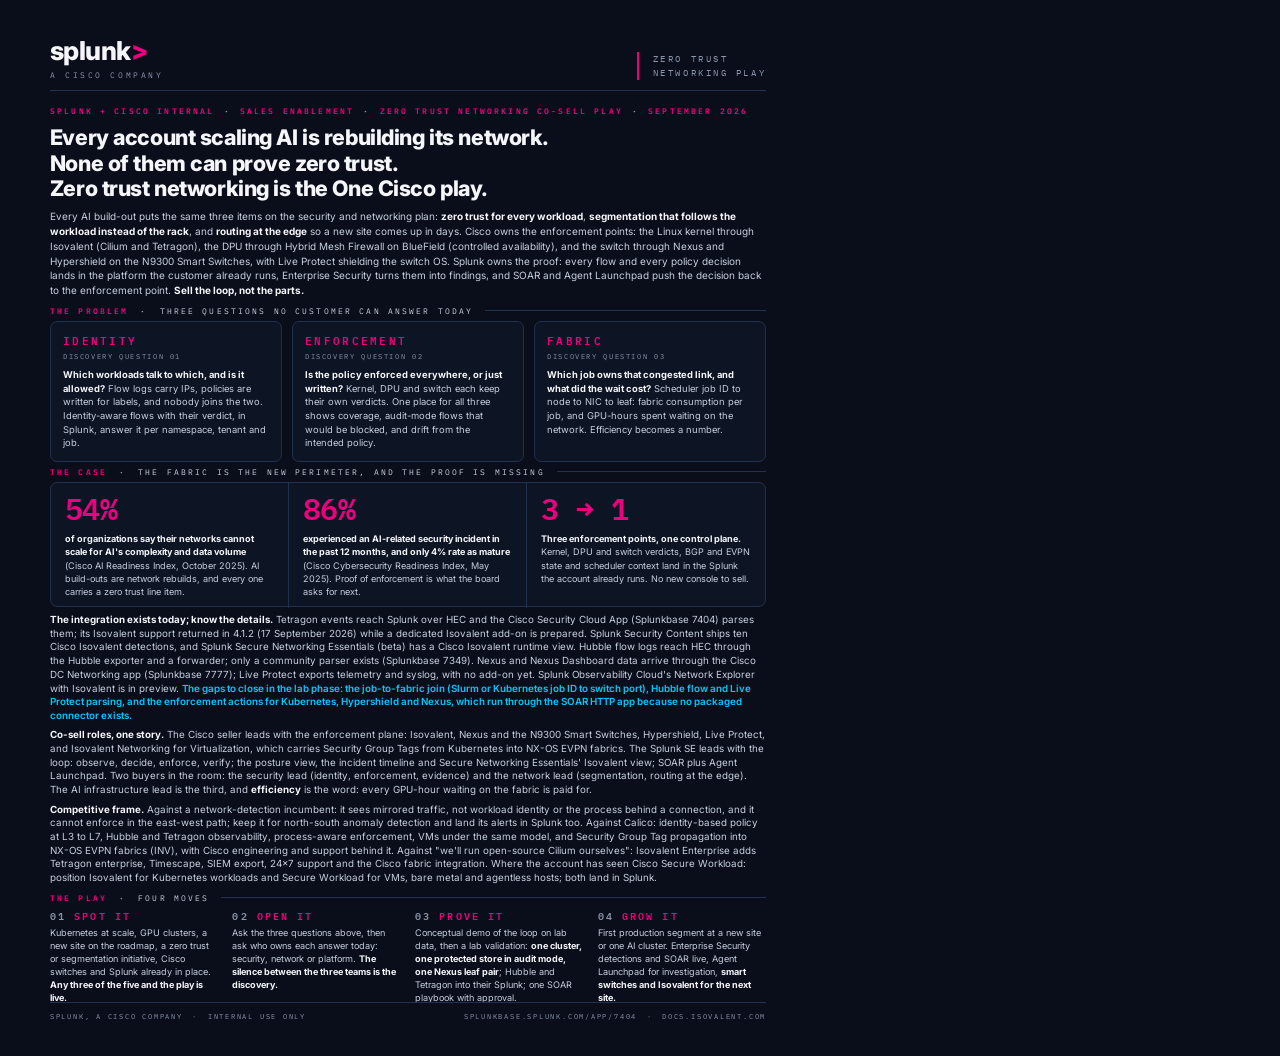
<file: docs/collateral/pdf/cosell_one_pager.html>
<!doctype html>
<html lang="en">
<head>
<meta charset="utf-8">
<title>Zero Trust Networking - Internal Co-Sell One-Pager</title>
<link rel="preconnect" href="https://fonts.googleapis.com">
<link rel="preconnect" href="https://fonts.gstatic.com" crossorigin>
<link href="https://fonts.googleapis.com/css2?family=IBM+Plex+Mono:wght@400;600&family=Inter:wght@400;600;700;800&display=block" rel="stylesheet">
<!-- The default Google Fonts subsets do not include U+2192; this adds the arrow glyph for "3 → 1". -->
<link href="https://fonts.googleapis.com/css2?family=IBM+Plex+Mono:wght@600&text=%E2%86%92&display=block" rel="stylesheet">
<style>
  /* Letter portrait: 8.5in x 11in = 816 x 1056 CSS px. All sizes below are CSS px. */
  @page { size: letter portrait; margin: 0; }
  :root {
    --bg: #0a0e1a; --card: #0d1424; --line: #223050;
    --ink: #f4f6fa; --body: #c7cfde; --muted: #8b95aa;
    --magenta: #ed0080; --cyan: #02c8ff;
    --mono: "IBM Plex Mono", monospace;
  }
  * { box-sizing: border-box; margin: 0; padding: 0; }
  html, body { background: var(--bg); -webkit-print-color-adjust: exact; print-color-adjust: exact; }
  .page {
    position: relative; width: 816px; height: 1056px; overflow: hidden;
    padding: 0 0.52in; background: var(--bg); color: var(--body);
    font-family: Inter, sans-serif;
  }
  b { font-weight: 700; color: var(--ink); }
  .dot { color: var(--muted); }

  /* header */
  .top { display: flex; justify-content: space-between; align-items: flex-start; height: 91px; border-bottom: 1px solid var(--line); }
  .wordmark { flex: none; margin-top: 40px; overflow: visible; }
  .tag { margin-top: 52px; border-left: 2px solid var(--magenta); padding-left: 14px;
         font: 400 8.5px/14px var(--mono); letter-spacing: .3em; color: var(--muted); }

  .kicker { margin-top: 13.9px; font: 600 8.3px/12px var(--mono); letter-spacing: .26em; color: var(--magenta); }
  .kicker .dot { margin: 0 1.87px; }
  h1 { margin-top: 8.3px; font: 800 21.5px/25.6px Inter, sans-serif; letter-spacing: -.02em; color: var(--ink); }
  .intro { margin-top: 7.3px; font-size: 10px; line-height: 14.8px; }

  /* section headings with a rule to the right */
  .sec { display: flex; align-items: center; gap: 12px; font: 400 8.2px/12px var(--mono); letter-spacing: .26em; color: var(--body); }
  .sec::after { content: ""; flex: 1; height: 1px; background: var(--line); }
  .sec strong { font-weight: 600; color: var(--magenta); }
  .sec .dot { font-weight: 600; margin: 0 4.9px; }
  .sec.problem { margin-top: 6.7px; }
  .sec.case { margin-top: 6.4px; }
  .sec.play { margin-top: 7.1px; }

  /* three discovery questions */
  .questions { height: 138px; margin-top: 4.6px; display: grid; grid-template-columns: repeat(3, 1fr); gap: 10px; }
  .q { padding: 12px 12px 11px; background: var(--card); border: 1px solid var(--line); border-radius: 7px; }
  .q h3 { font: 600 10.5px/12.1px var(--mono); letter-spacing: .22em; color: var(--magenta); }
  .q small { display: block; margin-top: 5px; font: 400 7.4px/10.4px var(--mono); letter-spacing: .22em; color: var(--muted); }
  .q p { margin-top: 6.2px; font-size: 9.4px; line-height: 13.65px; }

  /* the case: three stats in one card */
  .case-card { height: 125px; margin-top: 4.6px; display: grid; grid-template-columns: repeat(3, 1fr); background: var(--card); border: 1px solid var(--line); border-radius: 7px; }
  .stat { padding: 12px 14px 9px; }
  .stat:not(:last-child) { border-right: 1px solid var(--line); }
  .stat .num { font: 600 30px/27px var(--mono); letter-spacing: -.02em; color: var(--magenta); }
  .stat p { margin-top: 9.8px; font-size: 9.1px; line-height: 13.3px; }

  .para { font-size: 9.8px; line-height: 13.7px; }
  .para.first { margin-top: 5.8px; }
  .para + .para { margin-top: 5.8px; }
  .gap { font-weight: 600; color: var(--cyan); }

  /* the play: four moves */
  .moves { margin-top: 5.5px; display: grid; grid-template-columns: repeat(4, 1fr); column-gap: 14px; }
  .move h3 { font: 600 9.6px/12px var(--mono); letter-spacing: .22em; color: var(--magenta); }
  .move h3 span { color: var(--muted); }
  .move p { margin-top: 5px; font-size: 9.1px; line-height: 13px; }

  .foot { position: absolute; left: 0.52in; right: 0.52in; top: 1002px; border-top: 1px solid var(--line); padding-top: 8.2px;
          display: flex; justify-content: space-between; font: 400 7.4px/10px var(--mono); letter-spacing: .24em; color: var(--muted); }
  .foot .dot { margin: 0 3.83px; }
</style>
</head>
<body>
<div class="page">
  <header class="top">
    <svg class="wordmark" width="160" height="44" viewBox="0 0 160 44" aria-label="splunk&gt; A Cisco company">
      <text x="0" y="20" font-family="Inter" font-weight="800" font-size="26" letter-spacing="-0.52" fill="#f4f6fa">splunk<tspan fill="#ed0080">&gt;</tspan></text>
      <text x="0" y="38" font-family="IBM Plex Mono" font-weight="400" font-size="8" letter-spacing="2.56" fill="#8b95aa">A CISCO COMPANY</text>
    </svg>
    <div class="tag">ZERO TRUST<br>NETWORKING PLAY</div>
  </header>

  <div class="kicker">SPLUNK + CISCO INTERNAL <span class="dot">·</span> SALES ENABLEMENT <span class="dot">·</span> ZERO TRUST NETWORKING CO-SELL PLAY <span class="dot">·</span> SEPTEMBER 2026</div>
  <h1>Every account scaling AI is rebuilding its network.<br>None of them can prove zero trust.<br>Zero trust networking is the One Cisco play.</h1>
  <p class="intro">Every AI build-out puts the same three items on the security and networking plan: <b>zero trust for every workload</b>, <b>segmentation that follows the workload instead of the rack</b>, and <b>routing at the edge</b> so a new site comes up in days. Cisco owns the enforcement points: the Linux kernel through Isovalent (Cilium and Tetragon), the DPU through Hybrid Mesh Firewall on BlueField (controlled availability), and the switch through Nexus and Hypershield on the N9300 Smart Switches, with Live Protect shielding the switch OS. Splunk owns the proof: every flow and every policy decision lands in the platform the customer already runs, Enterprise Security turns them into findings, and SOAR and Agent Launchpad push the decision back to the enforcement point. <b>Sell the loop, not the parts.</b></p>

  <div class="sec problem"><span><strong>THE PROBLEM</strong> <span class="dot">·</span> THREE QUESTIONS NO CUSTOMER CAN ANSWER TODAY</span></div>
  <section class="questions">
    <div class="q"><h3>IDENTITY</h3><small>DISCOVERY QUESTION 01</small>
      <p><b>Which workloads talk to which, and is it allowed?</b> Flow logs carry IPs, policies are written for labels, and nobody joins the two. Identity-aware flows with their verdict, in Splunk, answer it per namespace, tenant and job.</p></div>
    <div class="q"><h3>ENFORCEMENT</h3><small>DISCOVERY QUESTION 02</small>
      <p><b>Is the policy enforced everywhere, or just written?</b> Kernel, DPU and switch each keep their own verdicts. One place for all three shows coverage, audit-mode flows that would be blocked, and drift from the intended policy.</p></div>
    <div class="q"><h3>FABRIC</h3><small>DISCOVERY QUESTION 03</small>
      <p><b>Which job owns that congested link, and what did the wait cost?</b> Scheduler job ID to node to NIC to leaf: fabric consumption per job, and GPU-hours spent waiting on the network. Efficiency becomes a number.</p></div>
  </section>

  <div class="sec case"><span><strong>THE CASE</strong> <span class="dot">·</span> THE FABRIC IS THE NEW PERIMETER, AND THE PROOF IS MISSING</span></div>
  <section class="case-card">
    <div class="stat"><div class="num">54%</div>
      <p><b>of organizations say their networks cannot scale for AI's complexity and data volume</b> (Cisco AI Readiness Index, October 2025). AI build-outs are network rebuilds, and every one carries a zero trust line item.</p></div>
    <div class="stat"><div class="num">86%</div>
      <p><b>experienced an AI-related security incident in the past 12 months, and only 4% rate as mature</b> (Cisco Cybersecurity Readiness Index, May 2025). Proof of enforcement is what the board asks for next.</p></div>
    <div class="stat"><div class="num">3 → 1</div>
      <p><b>Three enforcement points, one control plane.</b> Kernel, DPU and switch verdicts, BGP and EVPN state and scheduler context land in the Splunk the account already runs. No new console to sell.</p></div>
  </section>

  <p class="para first"><b>The integration exists today; know the details.</b> Tetragon events reach Splunk over HEC and the Cisco Security Cloud App (Splunkbase 7404) parses them; its Isovalent support returned in 4.1.2 (17 September 2026) while a dedicated Isovalent add-on is prepared. Splunk Security Content ships ten Cisco Isovalent detections, and Splunk Secure Networking Essentials (beta) has a Cisco Isovalent runtime view. Hubble flow logs reach HEC through the Hubble exporter and a forwarder; only a community parser exists (Splunkbase 7349). Nexus and Nexus Dashboard data arrive through the Cisco DC Networking app (Splunkbase 7777); Live Protect exports telemetry and syslog, with no add-on yet. Splunk Observability Cloud's Network Explorer with Isovalent is in preview. <span class="gap">The gaps to close in the lab phase: the job-to-fabric join (Slurm or Kubernetes job ID to switch port), Hubble flow and Live Protect parsing, and the enforcement actions for Kubernetes, Hypershield and Nexus, which run through the SOAR HTTP app because no packaged connector exists.</span></p>
  <p class="para"><b>Co-sell roles, one story.</b> The Cisco seller leads with the enforcement plane: Isovalent, Nexus and the N9300 Smart Switches, Hypershield, Live Protect, and Isovalent Networking for Virtualization, which carries Security Group Tags from Kubernetes into NX-OS EVPN fabrics. The Splunk SE leads with the loop: observe, decide, enforce, verify; the posture view, the incident timeline and Secure Networking Essentials' Isovalent view; SOAR plus Agent Launchpad. Two buyers in the room: the security lead (identity, enforcement, evidence) and the network lead (segmentation, routing at the edge). The AI infrastructure lead is the third, and <b>efficiency</b> is the word: every GPU-hour waiting on the fabric is paid for.</p>
  <p class="para"><b>Competitive frame.</b> Against a network-detection incumbent: it sees mirrored traffic, not workload identity or the process behind a connection, and it cannot enforce in the east-west path; keep it for north-south anomaly detection and land its alerts in Splunk too. Against Calico: identity-based policy at L3 to L7, Hubble and Tetragon observability, process-aware enforcement, VMs under the same model, and Security Group Tag propagation into NX-OS EVPN fabrics (INV), with Cisco engineering and support behind it. Against "we'll run open-source Cilium ourselves": Isovalent Enterprise adds Tetragon enterprise, Timescape, SIEM export, 24x7 support and the Cisco fabric integration. Where the account has seen Cisco Secure Workload: position Isovalent for Kubernetes workloads and Secure Workload for VMs, bare metal and agentless hosts; both land in Splunk.</p>

  <div class="sec play"><span><strong>THE PLAY</strong> <span class="dot">·</span> FOUR MOVES</span></div>
  <section class="moves">
    <div class="move"><h3><span>01</span> SPOT IT</h3>
      <p>Kubernetes at scale, GPU clusters, a new site on the roadmap, a zero trust or segmentation initiative, Cisco switches and Splunk already in place. <b>Any three of the five and the play is live.</b></p></div>
    <div class="move"><h3><span>02</span> OPEN IT</h3>
      <p>Ask the three questions above, then ask who owns each answer today: security, network or platform. <b>The silence between the three teams is the discovery.</b></p></div>
    <div class="move"><h3><span>03</span> PROVE IT</h3>
      <p>Conceptual demo of the loop on lab data, then a lab validation: <b>one cluster, one protected store in audit mode, one Nexus leaf pair</b>; Hubble and Tetragon into their Splunk; one SOAR playbook with approval.</p></div>
    <div class="move"><h3><span>04</span> GROW IT</h3>
      <p>First production segment at a new site or one AI cluster. Enterprise Security detections and SOAR live, Agent Launchpad for investigation, <b>smart switches and Isovalent for the next site.</b></p></div>
  </section>

  <footer class="foot">
    <span>SPLUNK, A CISCO COMPANY <span class="dot">·</span> INTERNAL USE ONLY</span>
    <span>SPLUNKBASE.SPLUNK.COM/APP/7404 <span class="dot">·</span> DOCS.ISOVALENT.COM</span>
  </footer>
</div>
</body>
</html>
</file>
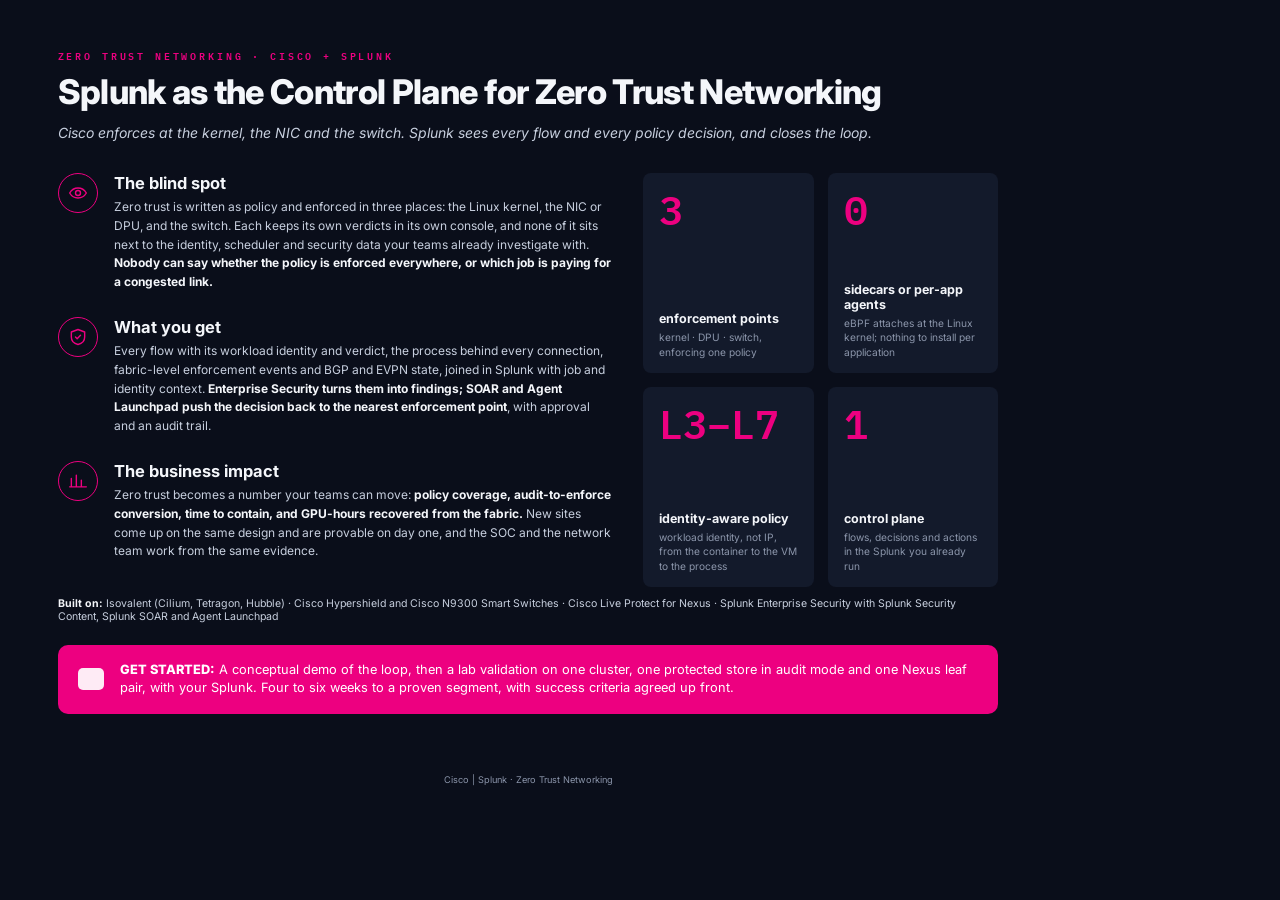
<file: docs/collateral/pdf/leave_behind.html>
<!doctype html>
<html lang="en">
<head>
<meta charset="utf-8">
<title>Zero Trust Networking - Customer Leave-Behind</title>
<link rel="preconnect" href="https://fonts.googleapis.com">
<link rel="preconnect" href="https://fonts.gstatic.com" crossorigin>
<link href="https://fonts.googleapis.com/css2?family=IBM+Plex+Mono:wght@400;600&family=Inter:ital,wght@0,400;0,700;0,800;1,400&display=block" rel="stylesheet">
<style>
  /* Letter landscape: 11in x 8.5in = 1056 x 816 CSS px. All sizes below are CSS px. */
  @page { size: letter landscape; margin: 0; }
  :root {
    --bg: #0a0e1a;      /* page */
    --card: #131a2b;    /* stat cards */
    --ink: #f4f6fa;     /* headings, bold */
    --body: #c7cfde;    /* body copy */
    --muted: #8b95aa;   /* captions, footer */
    --magenta: #ed0080; /* accent */
  }
  * { box-sizing: border-box; margin: 0; padding: 0; }
  html, body { background: var(--bg); -webkit-print-color-adjust: exact; print-color-adjust: exact; }
  .page {
    position: relative; width: 1056px; height: 816px; overflow: hidden;
    padding: 49px 0.6in 0; background: var(--bg); color: var(--body);
    font-family: Inter, sans-serif; font-size: 12px;
  }
  b { font-weight: 700; color: var(--ink); }

  .kicker { font: 600 9.5px/12px "IBM Plex Mono", monospace; letter-spacing: .3em; color: var(--magenta); }
  h1 { margin-top: 10.6px; font: 800 34px/40px Inter, sans-serif; letter-spacing: -.02em; color: var(--ink); }
  .sub { margin-top: 11.3px; font: italic 400 14px/20px Inter, sans-serif; }

  .main { display: grid; grid-template-columns: 1fr 355.2px; column-gap: 30px; margin-top: 30.1px; }

  /* left: three points with circular line icons */
  .points { display: flex; flex-direction: column; gap: 25.15px; }
  .point { display: grid; grid-template-columns: 40px 1fr; column-gap: 16px; }
  .icon { width: 40px; height: 40px; border: 1px solid var(--magenta); border-radius: 50%; display: grid; place-items: center; }
  .icon svg { width: 20px; height: 20px; fill: none; stroke: var(--magenta); stroke-width: 1.7; stroke-linecap: round; stroke-linejoin: round; }
  .point h2 { font: 700 16.5px/20px Inter, sans-serif; color: var(--ink); margin-bottom: 5.1px; }
  .point p { font-size: 12px; line-height: 18.75px; }

  /* right: 2 x 2 stat cards */
  .stats { display: grid; grid-template-columns: 1fr 1fr; grid-auto-rows: 200px; gap: 14px; }
  .stat { background: var(--card); border-radius: 8px; padding: 16px 16px 13.9px; display: flex; flex-direction: column; justify-content: space-between; }
  .stat .num { font: 600 40px/40px "IBM Plex Mono", monospace; color: var(--magenta); }
  .stat h3 { font: 700 12.5px/15px Inter, sans-serif; color: var(--ink); margin-bottom: 4px; }
  .stat p { font-size: 10.2px; line-height: 14.5px; color: var(--muted); }

  .built { margin-top: 10.1px; font-size: 10.6px; line-height: 13.25px; }

  .cta { margin-top: 21.4px; height: 69px; display: flex; align-items: center; gap: 16px; padding: 0 20px; background: var(--magenta); border-radius: 10px; color: #fff; }
  .cta i { flex: none; width: 26px; height: 22px; border-radius: 5px; background: #fff; opacity: .92; }
  .cta p { font-size: 12.8px; line-height: 18px; position: relative; top: -.4px; }
  .cta b { font-weight: 800; color: #fff; }

  .foot { position: absolute; left: 0; right: 0; top: 773.6px; text-align: center; font-size: 9.2px; line-height: 12px; color: var(--muted); }
</style>
</head>
<body>
<div class="page">
  <div class="kicker">ZERO TRUST NETWORKING · CISCO + SPLUNK</div>
  <h1>Splunk as the Control Plane for Zero Trust Networking</h1>
  <p class="sub">Cisco enforces at the kernel, the NIC and the switch. Splunk sees every flow and every policy decision, and closes the loop.</p>

  <div class="main">
    <div class="points">
      <div class="point">
        <div class="icon"><!-- eye -->
          <svg viewBox="0 0 24 24" aria-hidden="true"><path d="M2 12s3.5-6 10-6 10 6 10 6-3.5 6-10 6-10-6-10-6Z"/><circle cx="12" cy="12" r="3"/></svg>
        </div>
        <div>
          <h2>The blind spot</h2>
          <p>Zero trust is written as policy and enforced in three places: the Linux kernel, the NIC or DPU, and the switch. Each keeps its own verdicts in its own console, and none of it sits next to the identity, scheduler and security data your teams already investigate with. <b>Nobody can say whether the policy is enforced everywhere, or which job is paying for a congested link.</b></p>
        </div>
      </div>
      <div class="point">
        <div class="icon"><!-- shield-check -->
          <svg viewBox="0 0 24 24" aria-hidden="true"><path d="M12 3l8 3v6c0 5-3.5 8-8 9-4.5-1-8-4-8-9V6l8-3z"/><path d="M9 12l2 2 4-4"/></svg>
        </div>
        <div>
          <h2>What you get</h2>
          <p>Every flow with its workload identity and verdict, the process behind every connection, fabric-level enforcement events and BGP and EVPN state, joined in Splunk with job and identity context. <b>Enterprise Security turns them into findings; SOAR and Agent Launchpad push the decision back to the nearest enforcement point</b>, with approval and an audit trail.</p>
        </div>
      </div>
      <div class="point">
        <div class="icon"><!-- bar chart -->
          <svg viewBox="0 0 24 24" aria-hidden="true"><path d="M4 19V9M10 19V5M16 19v-8M22 19H2"/></svg>
        </div>
        <div>
          <h2>The business impact</h2>
          <p>Zero trust becomes a number your teams can move: <b>policy coverage, audit-to-enforce conversion, time to contain, and GPU-hours recovered from the fabric.</b> New sites come up on the same design and are provable on day one, and the SOC and the network team work from the same evidence.</p>
        </div>
      </div>
    </div>

    <div class="stats">
      <div class="stat">
        <div class="num">3</div>
        <div><h3>enforcement points</h3><p>kernel · DPU · switch, enforcing one policy</p></div>
      </div>
      <div class="stat">
        <div class="num">0</div>
        <div><h3>sidecars or per-app agents</h3><p>eBPF attaches at the Linux kernel; nothing to install per application</p></div>
      </div>
      <div class="stat">
        <div class="num">L3–L7</div>
        <div><h3>identity-aware policy</h3><p>workload identity, not IP, from the container to the VM to the process</p></div>
      </div>
      <div class="stat">
        <div class="num">1</div>
        <div><h3>control plane</h3><p>flows, decisions and actions in the Splunk you already run</p></div>
      </div>
    </div>
  </div>

  <p class="built"><b>Built on:</b> Isovalent (Cilium, Tetragon, Hubble) · Cisco Hypershield and Cisco N9300 Smart Switches · Cisco Live Protect for Nexus · Splunk Enterprise Security with Splunk Security Content, Splunk SOAR and Agent Launchpad</p>

  <div class="cta">
    <i aria-hidden="true"></i>
    <p><b>GET STARTED:</b> A conceptual demo of the loop, then a lab validation on one cluster, one protected store in audit mode and one Nexus leaf pair, with your Splunk. Four to six weeks to a proven segment, with success criteria agreed up front.</p>
  </div>

  <div class="foot">Cisco | Splunk · Zero Trust Networking</div>
</div>
</body>
</html>
</file>
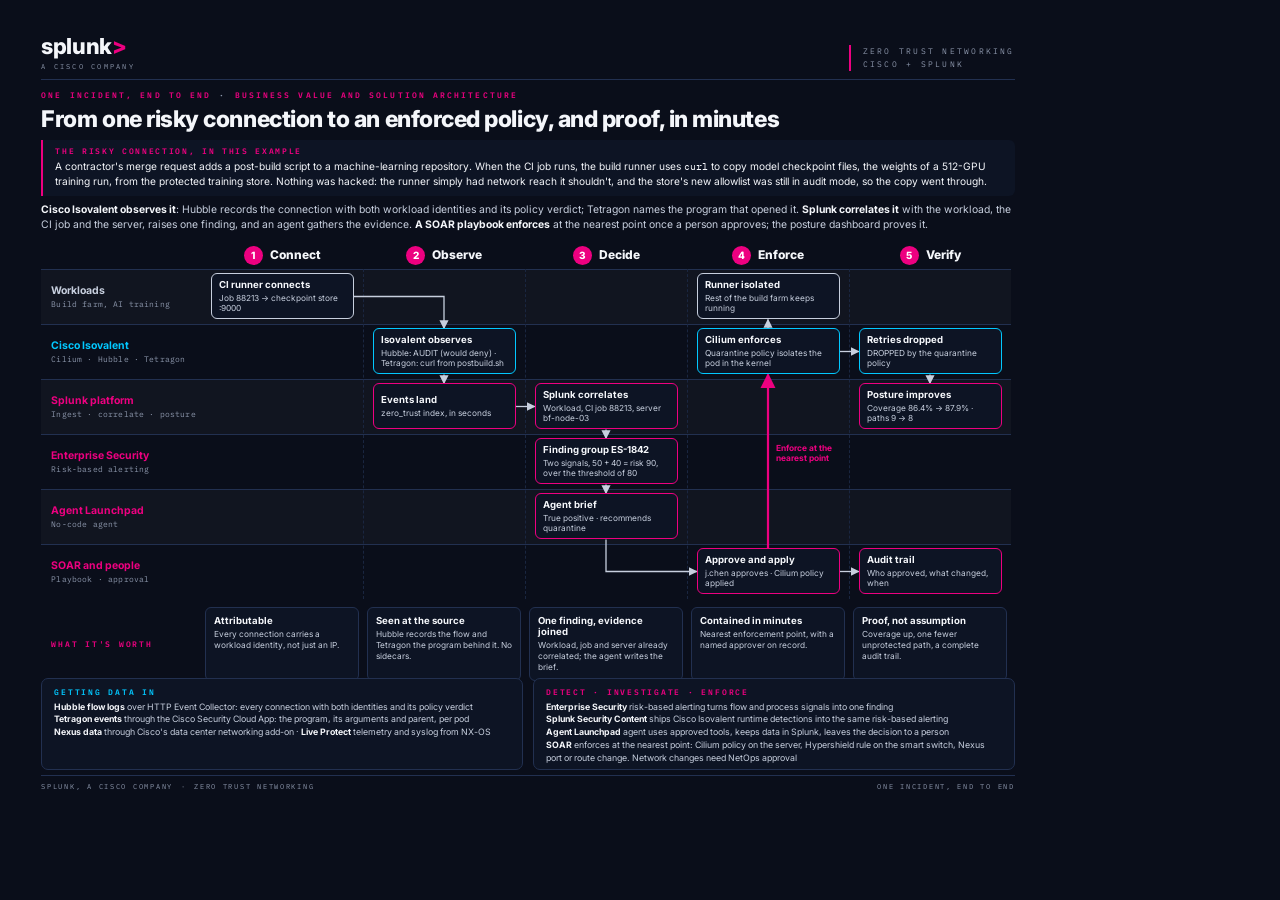
<file: docs/collateral/pdf/one_incident_one_pager.html>
<!doctype html>
<html lang="en">
<head>
<meta charset="utf-8">
<title>One Incident, End to End</title>
<link rel="preconnect" href="https://fonts.googleapis.com">
<link rel="preconnect" href="https://fonts.gstatic.com" crossorigin>
<link href="https://fonts.googleapis.com/css2?family=IBM+Plex+Mono:wght@400;600&family=Inter:wght@400;700;800&display=block" rel="stylesheet">
<!-- The default Google Fonts subsets do not include U+2192; this adds the arrow glyph from the same families. -->
<link href="https://fonts.googleapis.com/css2?family=Inter:wght@400&text=%E2%86%92&display=block" rel="stylesheet">
<style>
  /* Letter landscape: 11in x 8.5in = 1056 x 816 CSS px. All sizes below are CSS px. */
  @page { size: letter landscape; margin: 0; }
  :root {
    --bg: #0a0e1a; --card: #0d1424; --line: #223050; --dash: #1a2640;
    --ink: #f4f6fa; --body: #c7cfde; --muted: #8b95aa;
    --magenta: #ed0080; --cyan: #02c8ff;
    --mono: "IBM Plex Mono", monospace;
  }
  * { box-sizing: border-box; margin: 0; padding: 0; }
  html, body { background: var(--bg); -webkit-print-color-adjust: exact; print-color-adjust: exact; }
  .page {
    position: relative; width: 1056px; height: 816px; overflow: hidden;
    padding: 0 0.43in; background: var(--bg); color: var(--body);
    font-family: Inter, sans-serif;
  }
  b { font-weight: 700; color: var(--ink); }
  .dot { color: var(--muted); }

  /* header */
  .top { display: flex; justify-content: space-between; align-items: flex-start; height: 80px; border-bottom: 1px solid var(--line); }
  .wordmark { flex: none; margin-top: 36px; overflow: visible; }
  .tag { margin-top: 44.8px; border-left: 2px solid var(--magenta); padding-left: 12px;
         font: 400 8px/13px var(--mono); letter-spacing: .28em; color: var(--muted); }

  .kicker { margin-top: 9px; font: 600 8px/12px var(--mono); letter-spacing: .26em; color: var(--magenta); }
  .kicker .dot { margin: 0 1.13px; }
  h1 { margin-top: 4px; font: 800 23px/28px Inter, sans-serif; letter-spacing: -.02em; color: var(--ink); }

  .example { margin-top: 7px; height: 56px; padding: 6px 12px 7.5px; background: var(--card);
             border-left: 2px solid var(--magenta); border-radius: 0 6px 6px 0; }
  .example h2 { font: 600 7.6px/10px var(--mono); letter-spacing: .22em; color: var(--magenta); margin-bottom: 2.5px; }
  .example p { font-size: 10.2px; line-height: 15px; color: var(--ink); }
  .example code { font: 400 9.6px var(--mono); }

  .summary { margin-top: 6px; font-size: 10.4px; line-height: 15px; }

  /* journey grid: label column + five step columns, six lanes */
  .journey { position: relative; margin-top: 9px; width: 970px; height: 358px; display: grid; grid-template-rows: 28px 330px; }
  .steps { grid-row: 1; display: grid; grid-template-columns: 160px repeat(5, 162px); height: 28px; align-items: center; }
  .step { display: flex; align-items: center; justify-content: center; gap: 7px; font: 800 12px/15px Inter, sans-serif; color: var(--ink); }
  .step span { padding-bottom: 1.2px; }
  .step i { width: 19px; height: 19px; border-radius: 50%; background: var(--magenta); color: #fff; flex: none; font: normal 800 10px/19px Inter, sans-serif; text-align: center; }
  .lanes { grid-row: 2; display: grid; grid-template-columns: 160px repeat(5, 162px); grid-template-rows: repeat(6, 55px); }
  .band { grid-column: 1 / -1; border-top: 1px solid var(--line); }
  .band.alt { background: rgba(255, 255, 255, .0275); }
  .vline { grid-row: 1 / -1; border-left: 1px dashed var(--dash); }
  .lane { grid-column: 1; padding: 14.6px 0 0 10px; }
  .lane h3 { font: 700 10.5px/13px Inter, sans-serif; }
  .lane p { margin-top: 1px; font: 400 8px/12px var(--mono); letter-spacing: .02em; color: var(--muted); }
  .c-grey { color: var(--body); } .c-cyan { color: var(--cyan); } .c-mag { color: var(--magenta); }
  .card { position: relative; width: 143px; height: 46px; margin: 4px 0 0 9.67px; padding: 0 7px 2px;
          display: flex; flex-direction: column; justify-content: center;
          background: var(--card); border: 1px solid var(--magenta); border-radius: 6px; }
  .card.grey { border-color: var(--body); } .card.cyan { border-color: var(--cyan); }
  .card h4 { font: 700 9.6px/13px Inter, sans-serif; color: var(--ink); margin-bottom: 2px; }
  .card p { font-size: 8.3px; line-height: 10px; }
  .arrows { position: absolute; left: 0; top: 0; overflow: visible; }
  .arrows > path { fill: none; stroke: var(--body); stroke-width: 1.3; }
  .arrows > path.enforce { stroke: var(--magenta); stroke-width: 2.2; }
  .enforce-label { position: absolute; left: 735px; top: 202px; font: 700 8.4px/10px Inter, sans-serif; color: var(--magenta); }

  /* what it's worth */
  .worth { margin-top: 8px; display: grid; grid-template-columns: 160px repeat(5, 162px); height: 63px; }
  .worth h3 { align-self: center; padding-left: 10px; font: 600 8px/12px var(--mono); letter-spacing: .22em; color: var(--magenta); }
  .worth div { width: 154px; margin-left: 4px; padding: 7px 8px; background: var(--card); border: 1px solid var(--line); border-radius: 6px; }
  .worth h4 { font: 700 9.6px/11px Inter, sans-serif; color: var(--ink); margin-bottom: 2.5px; }
  .worth p { font-size: 8.3px; line-height: 11px; }

  /* data in / detect boxes: same height, side by side */
  .boxes { margin-top: 8px; display: grid; grid-template-columns: 1fr 1fr; gap: 10px; height: 92px; }
  .box { padding: 7px 12px 0; background: var(--card); border: 1px solid var(--line); border-radius: 7px; }
  .box h3 { font: 600 8px/12px var(--mono); letter-spacing: .22em; margin-bottom: 2.5px; }
  .box p { font-size: 8.8px; line-height: 12.8px; }

  .foot { margin-top: 5px; border-top: 1px solid var(--line); padding-top: 5.5px;
          display: flex; justify-content: space-between; font: 400 7.2px/10px var(--mono); letter-spacing: .24em; color: var(--muted); }
  .foot .dot { margin: 0 1.95px; }
</style>
</head>
<body>
<div class="page">
  <header class="top">
    <svg class="wordmark" width="140" height="40" viewBox="0 0 140 40" aria-label="splunk&gt; A Cisco company">
      <text x="0.28" y="18" font-family="Inter" font-weight="800" font-size="22" letter-spacing="-0.44" fill="#f4f6fa">splunk<tspan fill="#ed0080">&gt;</tspan></text>
      <text x="0.28" y="33" font-family="IBM Plex Mono" font-weight="400" font-size="7" letter-spacing="2.24" fill="#8b95aa">A CISCO COMPANY</text>
    </svg>
    <div class="tag">ZERO TRUST NETWORKING<br>CISCO + SPLUNK</div>
  </header>

  <div class="kicker">ONE INCIDENT, END TO END <span class="dot">·</span> BUSINESS VALUE AND SOLUTION ARCHITECTURE</div>
  <h1>From one risky connection to an enforced policy, and proof, in minutes</h1>

  <section class="example">
    <h2>THE RISKY CONNECTION, IN THIS EXAMPLE</h2>
    <p>A contractor's merge request adds a post-build script to a machine-learning repository. When the CI job runs, the build runner uses <code>curl</code> to copy model checkpoint files, the weights of a 512-GPU training run, from the protected training store. Nothing was hacked: the runner simply had network reach it shouldn't, and the store's new allowlist was still in audit mode, so the copy went through.</p>
  </section>

  <p class="summary"><b>Cisco Isovalent observes it</b>: Hubble records the connection with both workload identities and its policy verdict; Tetragon names the program that opened it. <b>Splunk correlates it</b> with the workload, the CI job and the server, raises one finding, and an agent gathers the evidence. <b>A SOAR playbook enforces</b> at the nearest point once a person approves; the posture dashboard proves it.</p>

  <section class="journey">
    <!-- Paint order mirrors the original: lanes, step headers, connectors, label, then cards on top. -->
    <!-- connectors, in the journey's own coordinates (970 x 358; lanes start at y=28, lane height 55, steps 162 wide from x=160) -->
    <svg class="arrows" width="970" height="358" viewBox="0 0 970 358" aria-hidden="true">
      <defs>
        <marker id="ah" viewBox="0 0 10 10" refX="9" refY="5" markerWidth="7" markerHeight="7" orient="auto"><path d="M0,0 L10,5 L0,10 L0,0 Z" fill="#c7cfde" stroke="none"/></marker>
        <marker id="ah-mag" viewBox="0 0 10 10" refX="9" refY="5" markerWidth="7" markerHeight="7" orient="auto"><path d="M0,0 L10,5 L0,10 L0,0 Z" fill="#ed0080" stroke="none"/></marker>
      </defs>
      <path d="M312.3 55.5 H403 V87.4" marker-end="url(#ah)"/>      <!-- CI runner -> Isovalent observes -->
      <path d="M403 133.6 V142.4" marker-end="url(#ah)"/>           <!-- Isovalent observes -> Events land -->
      <path d="M474.3 165.5 H493.7" marker-end="url(#ah)"/>         <!-- Events land -> Splunk correlates -->
      <path d="M565 188.6 V197.4" marker-end="url(#ah)"/>           <!-- Splunk correlates -> Finding group -->
      <path d="M565 243.6 V252.4" marker-end="url(#ah)"/>           <!-- Finding group -> Agent brief -->
      <path d="M565 298.6 V330.5 H655.7" marker-end="url(#ah)"/>    <!-- Agent brief -> Approve and apply -->
      <path class="enforce" d="M727 307.4 V133.6" marker-end="url(#ah-mag)"/> <!-- Approve and apply -> Cilium enforces -->
      <path d="M727 87.4 V78.6" marker-end="url(#ah)"/>             <!-- Cilium enforces -> Runner isolated -->
      <path d="M798.3 110.5 H817.7" marker-end="url(#ah)"/>         <!-- Cilium enforces -> Retries dropped -->
      <path d="M889 133.6 V142.4" marker-end="url(#ah)"/>           <!-- Retries dropped -> Posture improves -->
      <path d="M798.3 330.5 H817.7" marker-end="url(#ah)"/>         <!-- Approve and apply -> Audit trail -->
    </svg>
    <div class="enforce-label">Enforce at the<br>nearest point</div>
    <div class="lanes">
      <!-- lane bands (every other lane lightly shaded) and dashed step dividers -->
      <div class="band alt" style="grid-row:1"></div><div class="band" style="grid-row:2"></div>
      <div class="band alt" style="grid-row:3"></div><div class="band" style="grid-row:4"></div>
      <div class="band alt" style="grid-row:5"></div><div class="band" style="grid-row:6"></div>
      <div class="vline" style="grid-column:3"></div><div class="vline" style="grid-column:4"></div>
      <div class="vline" style="grid-column:5"></div><div class="vline" style="grid-column:6"></div>

      <div class="lane" style="grid-row:1"><h3 class="c-grey">Workloads</h3><p>Build farm, AI training</p></div>
      <div class="lane" style="grid-row:2"><h3 class="c-cyan">Cisco Isovalent</h3><p>Cilium · Hubble · Tetragon</p></div>
      <div class="lane" style="grid-row:3"><h3 class="c-mag">Splunk platform</h3><p>Ingest · correlate · posture</p></div>
      <div class="lane" style="grid-row:4"><h3 class="c-mag">Enterprise Security</h3><p>Risk-based alerting</p></div>
      <div class="lane" style="grid-row:5"><h3 class="c-mag">Agent Launchpad</h3><p>No-code agent</p></div>
      <div class="lane" style="grid-row:6"><h3 class="c-mag">SOAR and people</h3><p>Playbook · approval</p></div>

      <!-- cards: grid-row = lane, grid-column = step + 1 -->
      <div class="card grey" style="grid-row:1;grid-column:2"><h4>CI runner connects</h4><p>Job 88213 → checkpoint store :9000</p></div>
      <div class="card cyan" style="grid-row:2;grid-column:3"><h4>Isovalent observes</h4><p>Hubble: AUDIT (would deny) · Tetragon: curl from postbuild.sh</p></div>
      <div class="card" style="grid-row:3;grid-column:3"><h4>Events land</h4><p>zero_trust index, in seconds</p></div>
      <div class="card" style="grid-row:3;grid-column:4"><h4>Splunk correlates</h4><p>Workload, CI job 88213, server bf-node-03</p></div>
      <div class="card" style="grid-row:4;grid-column:4"><h4>Finding group ES-1842</h4><p>Two signals, 50 + 40 = risk 90, over the threshold of 80</p></div>
      <div class="card" style="grid-row:5;grid-column:4"><h4>Agent brief</h4><p>True positive · recommends quarantine</p></div>
      <div class="card" style="grid-row:6;grid-column:5"><h4>Approve and apply</h4><p>j.chen approves · Cilium policy applied</p></div>
      <div class="card cyan" style="grid-row:2;grid-column:5"><h4>Cilium enforces</h4><p>Quarantine policy isolates the pod in the kernel</p></div>
      <div class="card grey" style="grid-row:1;grid-column:5"><h4>Runner isolated</h4><p>Rest of the build farm keeps running</p></div>
      <div class="card cyan" style="grid-row:2;grid-column:6"><h4>Retries dropped</h4><p>DROPPED by the quarantine policy</p></div>
      <div class="card" style="grid-row:3;grid-column:6"><h4>Posture improves</h4><p>Coverage 86.4% → 87.9% · paths 9 → 8</p></div>
      <div class="card" style="grid-row:6;grid-column:6"><h4>Audit trail</h4><p>Who approved, what changed, when</p></div>
    </div>

    <div class="steps">
      <span></span>
      <div class="step"><i>1</i><span>Connect</span></div>
      <div class="step"><i>2</i><span>Observe</span></div>
      <div class="step"><i>3</i><span>Decide</span></div>
      <div class="step"><i>4</i><span>Enforce</span></div>
      <div class="step"><i>5</i><span>Verify</span></div>
    </div>
  </section>

  <section class="worth">
    <h3>WHAT IT'S WORTH</h3>
    <div><h4>Attributable</h4><p>Every connection carries a workload identity, not just an IP.</p></div>
    <div><h4>Seen at the source</h4><p>Hubble records the flow and Tetragon the program behind it. No sidecars.</p></div>
    <div><h4>One finding, evidence joined</h4><p>Workload, job and server already correlated; the agent writes the brief.</p></div>
    <div><h4>Contained in minutes</h4><p>Nearest enforcement point, with a named approver on record.</p></div>
    <div><h4>Proof, not assumption</h4><p>Coverage up, one fewer unprotected path, a complete audit trail.</p></div>
  </section>

  <section class="boxes">
    <div class="box">
      <h3 class="c-cyan">GETTING DATA IN</h3>
      <p><b>Hubble flow logs</b> over HTTP Event Collector: every connection with both identities and its policy verdict</p>
      <p><b>Tetragon events</b> through the Cisco Security Cloud App: the program, its arguments and parent, per pod</p>
      <p><b>Nexus data</b> through Cisco's data center networking add-on · <b>Live Protect</b> telemetry and syslog from NX-OS</p>
    </div>
    <div class="box">
      <h3 class="c-mag">DETECT · INVESTIGATE · ENFORCE</h3>
      <p><b>Enterprise Security</b> risk-based alerting turns flow and process signals into one finding</p>
      <p><b>Splunk Security Content</b> ships Cisco Isovalent runtime detections into the same risk-based alerting</p>
      <p><b>Agent Launchpad</b> agent uses approved tools, keeps data in Splunk, leaves the decision to a person</p>
      <p><b>SOAR</b> enforces at the nearest point: Cilium policy on the server, Hypershield rule on the smart switch, Nexus port or route change. Network changes need NetOps approval</p>
    </div>
  </section>

  <footer class="foot">
    <span>SPLUNK, A CISCO COMPANY <span class="dot">·</span> ZERO TRUST NETWORKING</span>
    <span>ONE INCIDENT, END TO END</span>
  </footer>
</div>
</body>
</html>
</file>
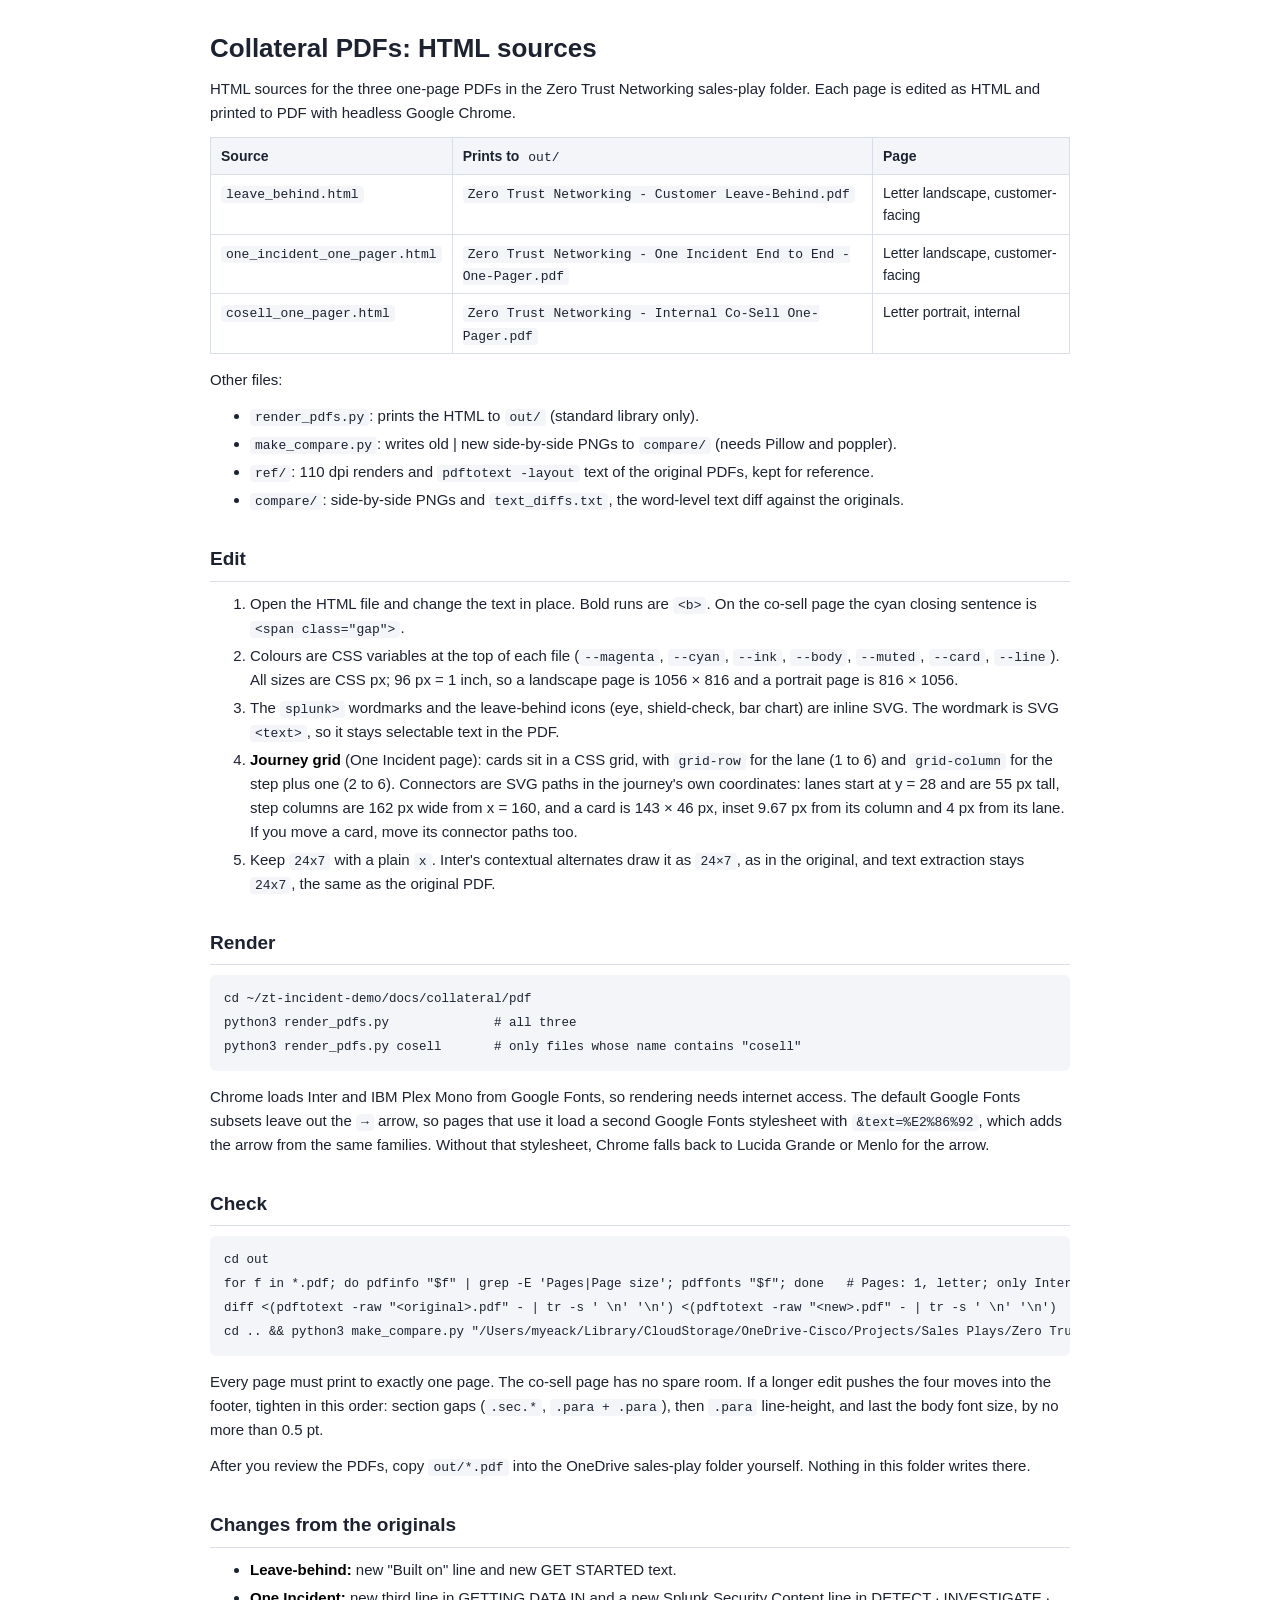
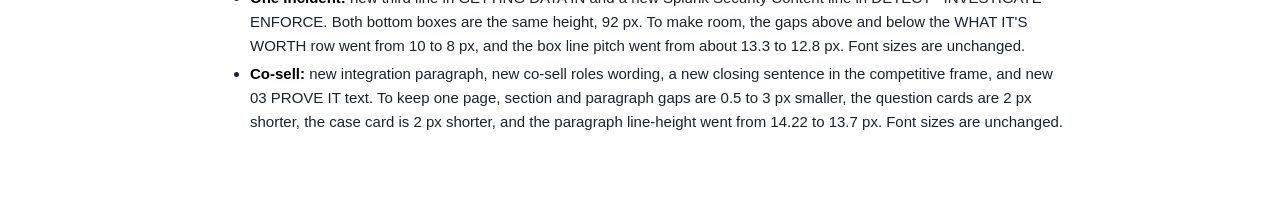
<file: docs/collateral/pdf/README.html>
<!doctype html>
<html lang="en">
<head>
<meta charset="utf-8">
<meta name="viewport" content="width=device-width, initial-scale=1">
<title>Collateral PDFs: HTML sources</title>
<style>
  :root { --fg: #1c2230; --muted: #5a6478; --line: #d9dee8; --code-bg: #f3f5f9; --accent: #c2006a; }
  html { background: #fff; }
  body { max-width: 860px; margin: 0 auto; padding: 32px 20px 56px; color: var(--fg); background: #fff;
         font: 15px/1.6 -apple-system, BlinkMacSystemFont, "Segoe UI", Helvetica, Arial, sans-serif; }
  h1 { font-size: 26px; line-height: 1.25; margin: 0 0 12px; }
  h2 { font-size: 19px; margin: 32px 0 10px; padding-bottom: 6px; border-bottom: 1px solid var(--line); }
  p, ul, ol { margin: 0 0 12px; }
  li { margin: 4px 0; }
  code { font: 13px/1.4 "SF Mono", Menlo, Consolas, monospace; background: var(--code-bg); padding: 1px 5px; border-radius: 4px; }
  pre { background: var(--code-bg); padding: 12px 14px; border-radius: 6px; overflow-x: auto; margin: 0 0 14px; }
  pre code { background: none; padding: 0; font-size: 12.5px; white-space: pre; }
  table { border-collapse: collapse; width: 100%; margin: 0 0 14px; font-size: 14px; }
  th, td { text-align: left; border: 1px solid var(--line); padding: 7px 10px; vertical-align: top; }
  th { background: var(--code-bg); }
  strong { color: #000; }
  @media (prefers-color-scheme: dark) {
    :root { --fg: #e6e9f0; --muted: #a3acbf; --line: #2e3647; --code-bg: #1a2030; }
    html, body { background: #0f131c; }
    strong { color: #fff; }
  }
</style>
</head>
<body>
<h1>Collateral PDFs: HTML sources</h1>
<p>HTML sources for the three one-page PDFs in the Zero Trust Networking sales-play folder. Each page is edited as HTML and printed to PDF with headless Google Chrome.</p>

<table>
  <thead><tr><th>Source</th><th>Prints to <code>out/</code></th><th>Page</th></tr></thead>
  <tbody>
    <tr><td><code>leave_behind.html</code></td><td><code>Zero Trust Networking - Customer Leave-Behind.pdf</code></td><td>Letter landscape, customer-facing</td></tr>
    <tr><td><code>one_incident_one_pager.html</code></td><td><code>Zero Trust Networking - One Incident End to End - One-Pager.pdf</code></td><td>Letter landscape, customer-facing</td></tr>
    <tr><td><code>cosell_one_pager.html</code></td><td><code>Zero Trust Networking - Internal Co-Sell One-Pager.pdf</code></td><td>Letter portrait, internal</td></tr>
  </tbody>
</table>

<p>Other files:</p>
<ul>
  <li><code>render_pdfs.py</code>: prints the HTML to <code>out/</code> (standard library only).</li>
  <li><code>make_compare.py</code>: writes old | new side-by-side PNGs to <code>compare/</code> (needs Pillow and poppler).</li>
  <li><code>ref/</code>: 110 dpi renders and <code>pdftotext -layout</code> text of the original PDFs, kept for reference.</li>
  <li><code>compare/</code>: side-by-side PNGs and <code>text_diffs.txt</code>, the word-level text diff against the originals.</li>
</ul>

<h2>Edit</h2>
<ol>
  <li>Open the HTML file and change the text in place. Bold runs are <code>&lt;b&gt;</code>. On the co-sell page the cyan closing sentence is <code>&lt;span class="gap"&gt;</code>.</li>
  <li>Colours are CSS variables at the top of each file (<code>--magenta</code>, <code>--cyan</code>, <code>--ink</code>, <code>--body</code>, <code>--muted</code>, <code>--card</code>, <code>--line</code>). All sizes are CSS px; 96 px = 1 inch, so a landscape page is 1056 × 816 and a portrait page is 816 × 1056.</li>
  <li>The <code>splunk&gt;</code> wordmarks and the leave-behind icons (eye, shield-check, bar chart) are inline SVG. The wordmark is SVG <code>&lt;text&gt;</code>, so it stays selectable text in the PDF.</li>
  <li><strong>Journey grid</strong> (One Incident page): cards sit in a CSS grid, with <code>grid-row</code> for the lane (1 to 6) and <code>grid-column</code> for the step plus one (2 to 6). Connectors are SVG paths in the journey's own coordinates: lanes start at y = 28 and are 55 px tall, step columns are 162 px wide from x = 160, and a card is 143 × 46 px, inset 9.67 px from its column and 4 px from its lane. If you move a card, move its connector paths too.</li>
  <li>Keep <code>24x7</code> with a plain <code>x</code>. Inter's contextual alternates draw it as <code>24×7</code>, as in the original, and text extraction stays <code>24x7</code>, the same as the original PDF.</li>
</ol>

<h2>Render</h2>
<pre><code>cd ~/zt-incident-demo/docs/collateral/pdf
python3 render_pdfs.py              # all three
python3 render_pdfs.py cosell       # only files whose name contains "cosell"</code></pre>
<p>Chrome loads Inter and IBM Plex Mono from Google Fonts, so rendering needs internet access. The default Google Fonts subsets leave out the <code>→</code> arrow, so pages that use it load a second Google Fonts stylesheet with <code>&amp;text=%E2%86%92</code>, which adds the arrow from the same families. Without that stylesheet, Chrome falls back to Lucida Grande or Menlo for the arrow.</p>

<h2>Check</h2>
<pre><code>cd out
for f in *.pdf; do pdfinfo "$f" | grep -E 'Pages|Page size'; pdffonts "$f"; done   # Pages: 1, letter; only Inter and IBM Plex Mono
diff &lt;(pdftotext -raw "&lt;original&gt;.pdf" - | tr -s ' \n' '\n') &lt;(pdftotext -raw "&lt;new&gt;.pdf" - | tr -s ' \n' '\n')
cd .. &amp;&amp; python3 make_compare.py "/Users/myeack/Library/CloudStorage/OneDrive-Cisco/Projects/Sales Plays/Zero Trust Networking"</code></pre>
<p>Every page must print to exactly one page. The co-sell page has no spare room. If a longer edit pushes the four moves into the footer, tighten in this order: section gaps (<code>.sec.*</code>, <code>.para + .para</code>), then <code>.para</code> line-height, and last the body font size, by no more than 0.5 pt.</p>
<p>After you review the PDFs, copy <code>out/*.pdf</code> into the OneDrive sales-play folder yourself. Nothing in this folder writes there.</p>

<h2>Changes from the originals</h2>
<ul>
  <li><strong>Leave-behind:</strong> new "Built on" line and new GET STARTED text.</li>
  <li><strong>One Incident:</strong> new third line in GETTING DATA IN and a new Splunk Security Content line in DETECT · INVESTIGATE · ENFORCE. Both bottom boxes are the same height, 92 px. To make room, the gaps above and below the WHAT IT'S WORTH row went from 10 to 8 px, and the box line pitch went from about 13.3 to 12.8 px. Font sizes are unchanged.</li>
  <li><strong>Co-sell:</strong> new integration paragraph, new co-sell roles wording, a new closing sentence in the competitive frame, and new 03 PROVE IT text. To keep one page, section and paragraph gaps are 0.5 to 3 px smaller, the question cards are 2 px shorter, the case card is 2 px shorter, and the paragraph line-height went from 14.22 to 13.7 px. Font sizes are unchanged.</li>
</ul>
</body>
</html>
</file>
